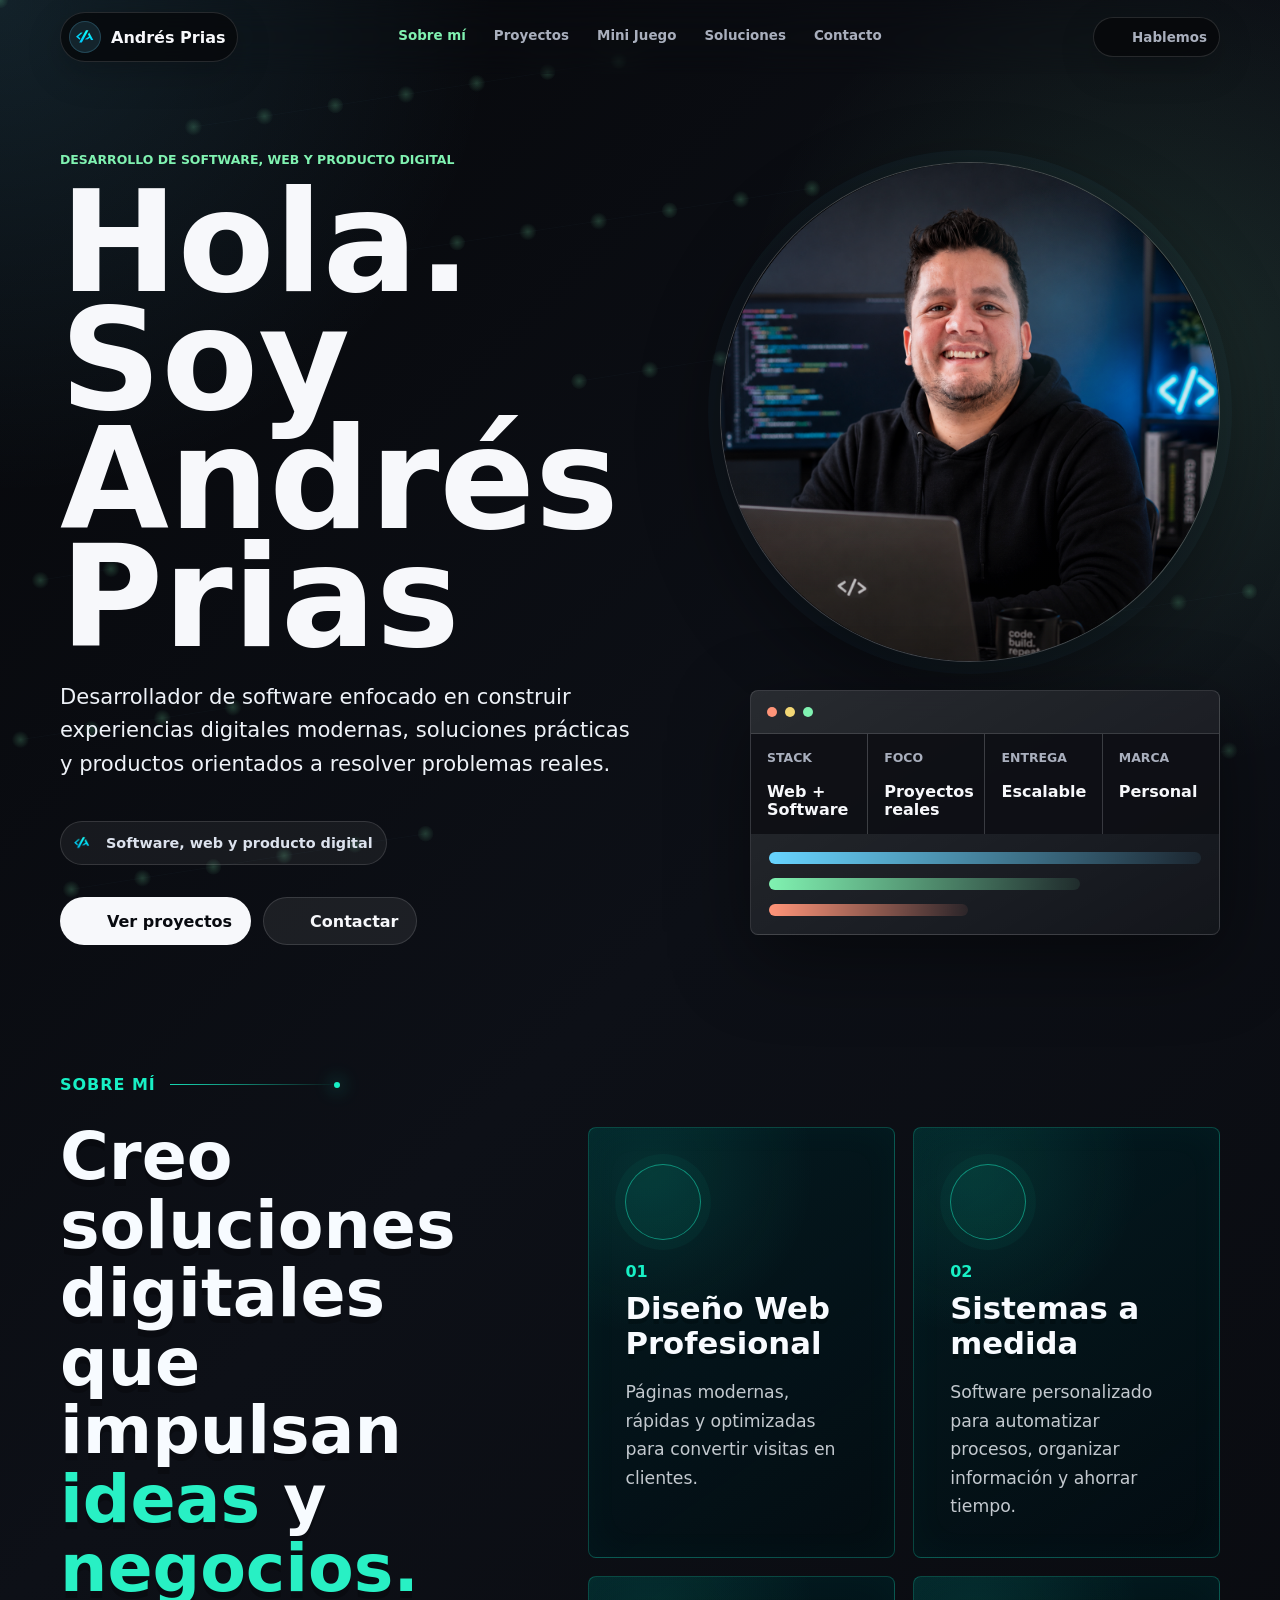
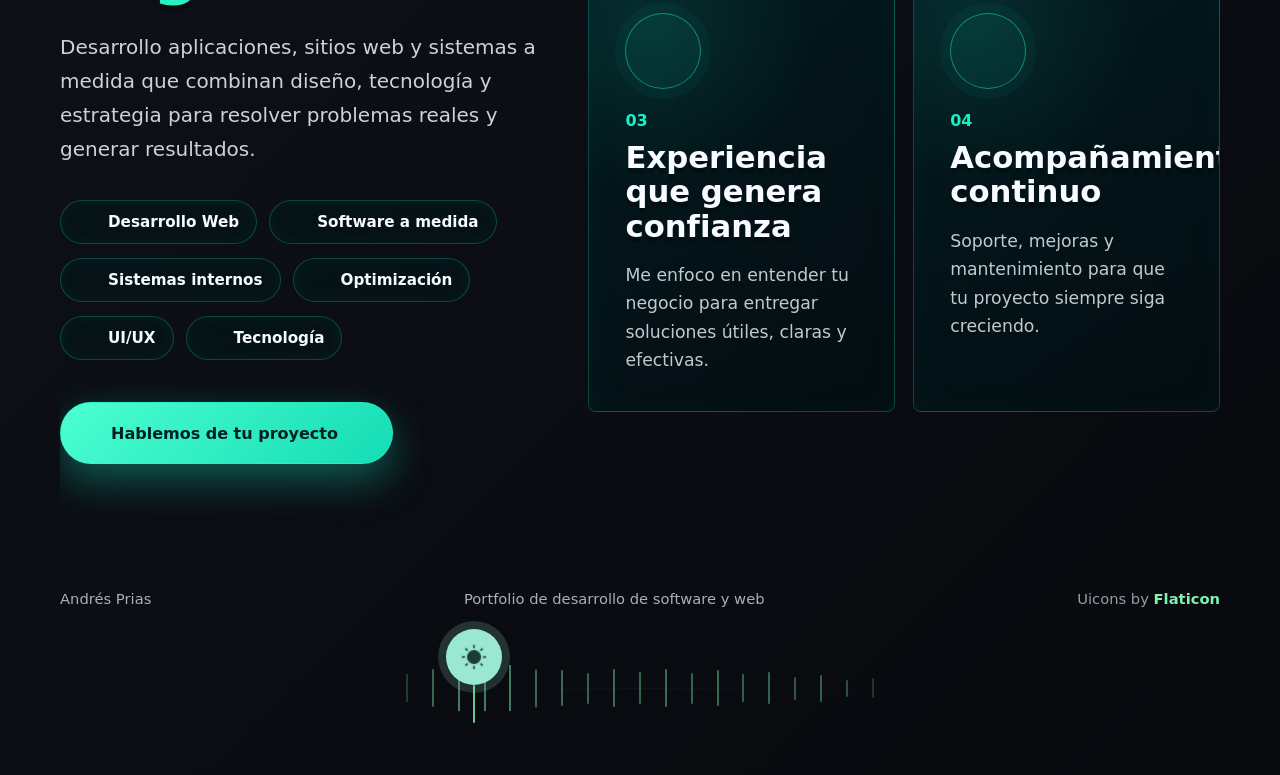
<file: index.html>
<!DOCTYPE html>
<html lang="es">
<head>
  <meta charset="UTF-8">
  <meta name="viewport" content="width=device-width, initial-scale=1.0">
  <title>Andrés Prias | Desarrollador de Software Web y Soluciones Digitales</title>
  <meta name="description" content="Portfolio profesional de Andrés Prias, desarrollador de software enfocado en sitios web modernos, sistemas a medida, productos digitales y soluciones prácticas para negocios.">
  <meta name="author" content="Andrés Prias">
  <meta name="robots" content="index, follow, max-image-preview:large">
  <meta name="theme-color" content="#071018">
  <link rel="canonical" href="https://andev.com.co/">
  <link rel="stylesheet" href="https://cdn-uicons.flaticon.com/4.0.0/uicons-regular-rounded/css/uicons-regular-rounded.css">
  <link rel="alternate" hreflang="es-CO" href="https://andev.com.co/">
  <link rel="alternate" hreflang="x-default" href="https://andev.com.co/">
  <meta property="og:type" content="website">
  <meta property="og:locale" content="es_CO">
  <meta property="og:site_name" content="Andrés Prias">
  <meta property="og:title" content="Andrés Prias | Desarrollador de Software Web y Soluciones Digitales">
  <meta property="og:description" content="Portfolio profesional de Andrés Prias, desarrollador de software enfocado en sitios web modernos, sistemas a medida, productos digitales y soluciones prácticas para negocios.">
  <meta property="og:url" content="https://andev.com.co/">
  <meta property="og:image" content="https://andev.com.co/assets/andres-prias-profile.png">
  <meta property="og:image:alt" content="Andrés Prias, desarrollador de software y soluciones digitales">
  <meta name="twitter:card" content="summary_large_image">
  <meta name="twitter:title" content="Andrés Prias | Desarrollador de Software Web y Soluciones Digitales">
  <meta name="twitter:description" content="Portfolio profesional de Andrés Prias, desarrollador de software enfocado en sitios web modernos, sistemas a medida, productos digitales y soluciones prácticas para negocios.">
  <meta name="twitter:image" content="https://andev.com.co/assets/andres-prias-profile.png">
  <link rel="icon" type="image/png" sizes="32x32" href="/assets/favicon-32.png">
  <link rel="icon" type="image/png" sizes="16x16" href="/assets/favicon-16.png">
  <link rel="icon" type="image/png" sizes="512x512" href="/assets/Fav_icon.png">
  <link rel="apple-touch-icon" sizes="180x180" href="/assets/apple-touch-icon.png">
  <link rel="manifest" href="/site.webmanifest">
  <link rel="preload" href="/assets/brand-logo.png" as="image">
  <link rel="stylesheet" href="/styles.css?v=20260713-flaticon-icons">
  <script type="application/ld+json">{"@context":"https://schema.org","@graph":[{"url":"https://andev.com.co/","knowsAbout":["Desarrollo web","Software a medida","JavaFX","JavaScript","Productos digitales","Automatización"],"@type":"Person","telephone":"+573197265704","jobTitle":"Desarrollador de software","image":"https://andev.com.co/assets/andres-prias-profile.png","name":"Andrés Prias","@id":"https://andev.com.co/#person","email":"mailto:anpriasca@gmail.com"},{"name":"Andrés Prias Portfolio","@id":"https://andev.com.co/#website","publisher":{"@id":"https://andev.com.co/#person"},"@type":"WebSite","url":"https://andev.com.co/","inLanguage":"es-CO"},{"@id":"https://andev.com.co/#webpage","@type":"ProfilePage","url":"https://andev.com.co/","name":"Andrés Prias | Desarrollador de Software Web y Soluciones Digitales","description":"Portfolio profesional de Andrés Prias, desarrollador de software enfocado en sitios web modernos, sistemas a medida, productos digitales y soluciones prácticas para negocios.","inLanguage":"es-CO","about":{"@id":"https://andev.com.co/#person"},"isPartOf":{"@id":"https://andev.com.co/#website"}}]}</script>
</head>
<body>
  <canvas id="ambientCanvas" aria-hidden="true"></canvas>

  <header class="site-header">
    <a class="brand" href="/" aria-label="Ir a Sobre mí">
      <span class="brand-mark">
        <img src="/assets/brand-logo.png" alt="" aria-hidden="true">
      </span>
      <span>Andrés Prias</span>
    </a>

    <button class="menu-toggle" type="button" aria-label="Abrir menú" aria-expanded="false" aria-controls="mainNav">
      <span>Menú</span>
      <span class="menu-icon" aria-hidden="true"></span>
    </button>

    <a class="header-action" href="mailto:anpriasca@gmail.com" aria-label="Enviar correo a Andrés Prias">
      <span class="action-icon" aria-hidden="true">
        <i class="fi fi-rr-comment"></i>
      </span>
      <span>Hablemos</span>
    </a>
  </header>
  <nav class="nav" id="mainNav" aria-label="Navegación principal">
    <a href="/">Sobre mí</a>
    <a href="/proyectos/">Proyectos</a>
    <a href="/mini-juego/">Mini Juego</a>
    <a href="/servicios/">Soluciones</a>
    <a href="/contacto/">Contacto</a>
  </nav>
    <main>
    <!-- Inicio / Hero: nombre, descripción principal, foto y métricas. -->
<section class="hero" id="inicio">
      <div class="hero-copy" data-reveal>
        <p class="eyebrow">Desarrollo de software, web y producto digital</p>
        <h1>Hola. Soy Andrés Prias</h1>
        <p class="hero-lead">
          Desarrollador de software enfocado en construir experiencias digitales modernas, soluciones prácticas y productos orientados a resolver problemas reales.
        </p>
        <div class="personal-mark" aria-label="Marca personal de desarrollo">
          <img src="/assets/brand-logo.png" alt="" aria-hidden="true">
          <span>Software, web y producto digital</span>
        </div>
        <div class="hero-actions">
          <a class="btn primary" href="/proyectos/">
            <span class="btn-icon" aria-hidden="true">
              <i class="fi fi-rr-folder-open"></i>
            </span>
            <span>Ver proyectos</span>
          </a>
          <a class="btn ghost" href="/contacto/">
            <span class="btn-icon" aria-hidden="true">
              <i class="fi fi-rr-envelope"></i>
            </span>
            <span>Contactar</span>
          </a>
        </div>
      </div>

      <div class="hero-visual" data-reveal>
        <figure class="profile-frame">
          <img src="/assets/andres-prias-profile.png" alt="Retrato profesional de Andrés Prias en un entorno de desarrollo">
        </figure>
        <div class="product-window">
          <div class="window-top">
            <span></span>
            <span></span>
            <span></span>
          </div>
          <div class="metric-grid">
            <article>
              <span class="metric-label">Stack</span>
              <strong>Web + Software</strong>
            </article>
            <article>
              <span class="metric-label">Foco</span>
              <strong>Proyectos reales</strong>
            </article>
            <article>
              <span class="metric-label">Entrega</span>
              <strong>Escalable</strong>
            </article>
            <article>
              <span class="metric-label">Marca</span>
              <strong>Personal</strong>
            </article>
          </div>
          <div class="signal-panel">
            <div class="signal-line"></div>
            <div class="signal-line short"></div>
            <div class="signal-line accent"></div>
          </div>
        </div>
      </div>
    </section>

    <!-- Sobre mí: tabs interactivos y resumen profesional activo. -->
    <section class="intro-band about-section about-solutions" aria-label="Resumen profesional" data-reveal>
      <div class="about-copy about-solutions-copy">
        <div class="about-line-kicker">
          <span>SOBRE MÍ</span>
          <i aria-hidden="true"></i>
        </div>
        <h2>Creo soluciones digitales que impulsan <span>ideas</span> y <span>negocios.</span></h2>
        <p>
          Desarrollo aplicaciones, sitios web y sistemas a medida que combinan diseño, tecnología y estrategia para resolver problemas reales y generar resultados.
        </p>

        <div class="about-service-chips" aria-label="Especialidades principales">
          <span>
            <i class="fi fi-rr-code-simple" aria-hidden="true"></i>
            Desarrollo Web
          </span>
          <span>
            <i class="fi fi-rr-cube" aria-hidden="true"></i>
            Software a medida
          </span>
          <span>
            <i class="fi fi-rr-database" aria-hidden="true"></i>
            Sistemas internos
          </span>
          <span>
            <i class="fi fi-rr-settings-sliders" aria-hidden="true"></i>
            Optimización
          </span>
          <span>
            <i class="fi fi-rr-browser" aria-hidden="true"></i>
            UI/UX
          </span>
          <span>
            <i class="fi fi-rr-bolt" aria-hidden="true"></i>
            Tecnología
          </span>
        </div>

        <a class="btn about-cta" href="/contacto/">
          <span class="btn-icon" aria-hidden="true">
            <i class="fi fi-rr-paper-plane"></i>
          </span>
          <span>Hablemos de tu proyecto</span>
          <i class="about-cta-arrow fi fi-rr-arrow-right" aria-hidden="true"></i>
        </a>
      </div>

      <div class="about-solution-grid" aria-label="Servicios y enfoque de Andrés Prias">
        <article class="about-solution-card">
          <div class="about-solution-icon">
            <i class="fi fi-rr-browser" aria-hidden="true"></i>
          </div>
          <span>01</span>
          <h3>Diseño Web Profesional</h3>
          <p>Páginas modernas, rápidas y optimizadas para convertir visitas en clientes.</p>
        </article>

        <article class="about-solution-card">
          <div class="about-solution-icon">
            <i class="fi fi-rr-code-simple" aria-hidden="true"></i>
          </div>
          <span>02</span>
          <h3>Sistemas a medida</h3>
          <p>Software personalizado para automatizar procesos, organizar información y ahorrar tiempo.</p>
        </article>

        <article class="about-solution-card">
          <div class="about-solution-icon">
            <i class="fi fi-rr-shield-check" aria-hidden="true"></i>
          </div>
          <span>03</span>
          <h3>Experiencia que genera confianza</h3>
          <p>Me enfoco en entender tu negocio para entregar soluciones útiles, claras y efectivas.</p>
        </article>

        <article class="about-solution-card">
          <div class="about-solution-icon">
            <i class="fi fi-rr-headset" aria-hidden="true"></i>
          </div>
          <span>04</span>
          <h3>Acompañamiento continuo</h3>
          <p>Soporte, mejoras y mantenimiento para que tu proyecto siempre siga creciendo.</p>
        </article>
      </div>
    </section>
  </main>

  <footer class="site-footer">
    <div class="footer-copy">
      <span>Andrés Prias</span>
      <span>Portfolio de desarrollo de software y web</span>
      <span class="icon-credit">Uicons by <a href="https://www.flaticon.es/" target="_blank" rel="noreferrer">Flaticon</a></span>
    </div>
    <div class="theme-rail" aria-hidden="false">
      <div class="theme-track" aria-hidden="true">
        <span></span>
        <span></span>
        <span></span>
        <span></span>
        <span></span>
        <span></span>
        <span></span>
        <span></span>
        <span></span>
        <span></span>
        <span></span>
        <span></span>
        <span></span>
        <span></span>
        <span></span>
        <span></span>
        <span></span>
        <span></span>
        <span></span>
        <span></span>
        <span></span>
      </div>
      <button class="theme-toggle" type="button" aria-label="Cambiar a tema claro" aria-pressed="false">
        <span class="theme-symbol" aria-hidden="true">
          <img class="theme-icon theme-icon-light" src="/assets/iconThemeClaro.png" alt="">
          <img class="theme-icon theme-icon-dark" src="/assets/iconThemeOscuro.png" alt="">
        </span>
      </button>
    </div>
  </footer>

  <script src="/script.js?v=20260713-flaticon-icons"></script>
</body>
</html>
</file>
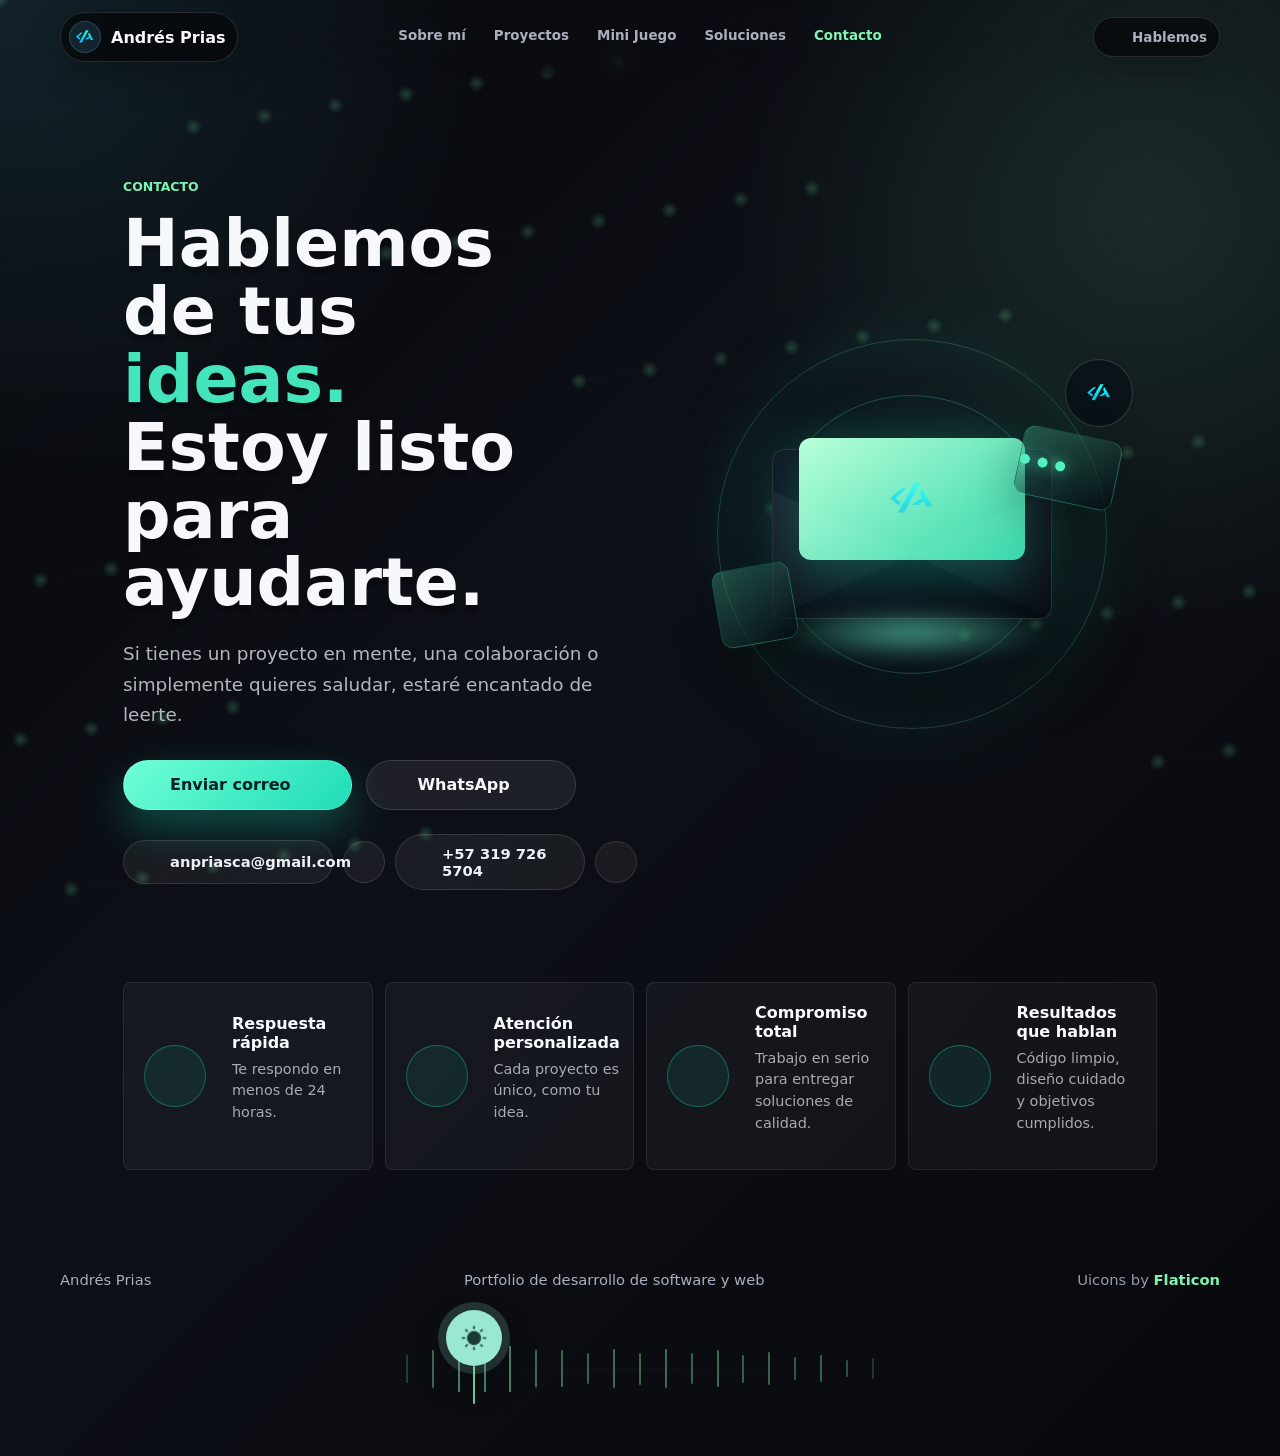
<file: contacto/index.html>
<!DOCTYPE html>
<html lang="es">
<head>
  <meta charset="UTF-8">
  <meta name="viewport" content="width=device-width, initial-scale=1.0">
  <title>Contacto | Andrés Prias</title>
  <meta name="description" content="Contacta a Andrés Prias para desarrollar sitios web, sistemas a medida, automatizaciones y productos digitales. Disponible por correo y WhatsApp.">
  <meta name="author" content="Andrés Prias">
  <meta name="robots" content="index, follow, max-image-preview:large">
  <meta name="theme-color" content="#071018">
  <link rel="canonical" href="https://andev.com.co/contacto/">
  <link rel="stylesheet" href="https://cdn-uicons.flaticon.com/4.0.0/uicons-regular-rounded/css/uicons-regular-rounded.css">
  <link rel="alternate" hreflang="es-CO" href="https://andev.com.co/contacto/">
  <link rel="alternate" hreflang="x-default" href="https://andev.com.co/contacto/">
  <meta property="og:type" content="website">
  <meta property="og:locale" content="es_CO">
  <meta property="og:site_name" content="Andrés Prias">
  <meta property="og:title" content="Contacto | Andrés Prias">
  <meta property="og:description" content="Contacta a Andrés Prias para desarrollar sitios web, sistemas a medida, automatizaciones y productos digitales. Disponible por correo y WhatsApp.">
  <meta property="og:url" content="https://andev.com.co/contacto/">
  <meta property="og:image" content="https://andev.com.co/assets/andres-prias-profile.png">
  <meta property="og:image:alt" content="Andrés Prias, desarrollador de software y soluciones digitales">
  <meta name="twitter:card" content="summary_large_image">
  <meta name="twitter:title" content="Contacto | Andrés Prias">
  <meta name="twitter:description" content="Contacta a Andrés Prias para desarrollar sitios web, sistemas a medida, automatizaciones y productos digitales. Disponible por correo y WhatsApp.">
  <meta name="twitter:image" content="https://andev.com.co/assets/andres-prias-profile.png">
  <link rel="icon" type="image/png" sizes="32x32" href="/assets/favicon-32.png">
  <link rel="icon" type="image/png" sizes="16x16" href="/assets/favicon-16.png">
  <link rel="icon" type="image/png" sizes="512x512" href="/assets/Fav_icon.png">
  <link rel="apple-touch-icon" sizes="180x180" href="/assets/apple-touch-icon.png">
  <link rel="manifest" href="/site.webmanifest">
  <link rel="preload" href="/assets/brand-logo.png" as="image">
  <link rel="stylesheet" href="/styles.css?v=20260713-flaticon-icons">
  <script type="application/ld+json">{"@context":"https://schema.org","@graph":[{"url":"https://andev.com.co/","knowsAbout":["Desarrollo web","Software a medida","JavaFX","JavaScript","Productos digitales","Automatización"],"@type":"Person","telephone":"+573197265704","jobTitle":"Desarrollador de software","image":"https://andev.com.co/assets/andres-prias-profile.png","name":"Andrés Prias","@id":"https://andev.com.co/#person","email":"mailto:anpriasca@gmail.com"},{"name":"Andrés Prias Portfolio","@id":"https://andev.com.co/#website","publisher":{"@id":"https://andev.com.co/#person"},"@type":"WebSite","url":"https://andev.com.co/","inLanguage":"es-CO"},{"@id":"https://andev.com.co/contacto/#webpage","@type":"ContactPage","url":"https://andev.com.co/contacto/","name":"Contacto | Andrés Prias","description":"Contacta a Andrés Prias para desarrollar sitios web, sistemas a medida, automatizaciones y productos digitales. Disponible por correo y WhatsApp.","inLanguage":"es-CO","about":{"@id":"https://andev.com.co/#person"},"isPartOf":{"@id":"https://andev.com.co/#website"}}]}</script>
</head>
<body>
  <canvas id="ambientCanvas" aria-hidden="true"></canvas>

  <header class="site-header">
    <a class="brand" href="/" aria-label="Ir a Sobre mí">
      <span class="brand-mark">
        <img src="/assets/brand-logo.png" alt="" aria-hidden="true">
      </span>
      <span>Andrés Prias</span>
    </a>

    <button class="menu-toggle" type="button" aria-label="Abrir menú" aria-expanded="false" aria-controls="mainNav">
      <span>Menú</span>
      <span class="menu-icon" aria-hidden="true"></span>
    </button>

    <a class="header-action" href="mailto:anpriasca@gmail.com" aria-label="Enviar correo a Andrés Prias">
      <span class="action-icon" aria-hidden="true">
        <i class="fi fi-rr-comment"></i>
      </span>
      <span>Hablemos</span>
    </a>
  </header>
  <nav class="nav" id="mainNav" aria-label="Navegación principal">
    <a href="/">Sobre mí</a>
    <a href="/proyectos/">Proyectos</a>
    <a href="/mini-juego/">Mini Juego</a>
    <a href="/servicios/">Soluciones</a>
    <a href="/contacto/">Contacto</a>
  </nav>
  <main>
    <!-- Contacto: invitación directa, canales y señales de confianza. -->
    <section class="contact-section contact-redesign" id="contacto" data-reveal>
      <div class="contact-hero-copy">
        <p class="eyebrow">Contacto</p>
        <h2>Hablemos de tus <span>ideas.</span><br>Estoy listo para ayudarte.</h2>
        <p>Si tienes un proyecto en mente, una colaboración o simplemente quieres saludar, estaré encantado de leerte.</p>

        <div class="contact-actions contact-primary-actions">
          <a class="btn primary" href="mailto:anpriasca@gmail.com">
            <span class="btn-icon" aria-hidden="true">
              <i class="fi fi-rr-envelope"></i>
            </span>
            <span>Enviar correo</span>
            <i class="contact-arrow fi fi-rr-arrow-right" aria-hidden="true"></i>
          </a>
          <a class="btn ghost" href="https://wa.me/573197265704" target="_blank" rel="noreferrer">
            <span class="btn-icon" aria-hidden="true">
              <i class="fi fi-rr-comment"></i>
            </span>
            <span>WhatsApp</span>
            <i class="contact-arrow fi fi-rr-arrow-right" aria-hidden="true"></i>
          </a>
        </div>

        <div class="contact-details contact-copy-list" aria-label="Datos de contacto">
          <a href="mailto:anpriasca@gmail.com">
            <span class="contact-detail-icon" aria-hidden="true"><i class="fi fi-rr-envelope"></i></span>
            <span>anpriasca@gmail.com</span>
          </a>
          <button type="button" class="contact-copy" data-copy="anpriasca@gmail.com" aria-label="Copiar correo">
            <i class="fi fi-rr-copy" aria-hidden="true"></i>
          </button>
          <a href="https://wa.me/573197265704" target="_blank" rel="noreferrer">
            <span class="contact-detail-icon" aria-hidden="true"><i class="fi fi-rr-phone-call"></i></span>
            <span>+57 319 726 5704</span>
          </a>
          <button type="button" class="contact-copy" data-copy="+573197265704" aria-label="Copiar WhatsApp">
            <i class="fi fi-rr-copy" aria-hidden="true"></i>
          </button>
        </div>
      </div>

      <div class="contact-visual" aria-hidden="true">
        <div class="contact-orbit"></div>
        <div class="contact-logo-orb"><img src="/assets/brand-logo.png" alt=""></div>
        <div class="contact-envelope">
          <div class="contact-letter"><img src="/assets/brand-logo.png" alt=""></div>
          <span class="envelope-fold fold-left"></span>
          <span class="envelope-fold fold-right"></span>
        </div>
        <div class="contact-bubble bubble-heart"><i class="fi fi-rr-heart"></i></div>
        <div class="contact-bubble bubble-chat"><span></span><span></span><span></span></div>
      </div>

      <div class="contact-trust-grid" aria-label="Razones para contactar a Andrés Prias">
        <article>
          <span class="trust-icon" aria-hidden="true"><i class="fi fi-rr-bolt"></i></span>
          <div><h3>Respuesta rápida</h3><p>Te respondo en menos de 24 horas.</p></div>
        </article>
        <article>
          <span class="trust-icon" aria-hidden="true"><i class="fi fi-rr-user"></i></span>
          <div><h3>Atención personalizada</h3><p>Cada proyecto es único, como tu idea.</p></div>
        </article>
        <article>
          <span class="trust-icon" aria-hidden="true"><i class="fi fi-rr-shield-check"></i></span>
          <div><h3>Compromiso total</h3><p>Trabajo en serio para entregar soluciones de calidad.</p></div>
        </article>
        <article>
          <span class="trust-icon" aria-hidden="true"><i class="fi fi-rr-star"></i></span>
          <div><h3>Resultados que hablan</h3><p>Código limpio, diseño cuidado y objetivos cumplidos.</p></div>
        </article>
      </div>
    </section>
  </main>

  <!-- Footer: firma del sitio y control de tema claro/oscuro. -->
  <footer class="site-footer">
    <div class="footer-copy">
      <span>Andrés Prias</span>
      <span>Portfolio de desarrollo de software y web</span>
      <span class="icon-credit">Uicons by <a href="https://www.flaticon.es/" target="_blank" rel="noreferrer">Flaticon</a></span>
    </div>
    <div class="theme-rail" aria-hidden="false">
      <div class="theme-track" aria-hidden="true">
        <span></span>
        <span></span>
        <span></span>
        <span></span>
        <span></span>
        <span></span>
        <span></span>
        <span></span>
        <span></span>
        <span></span>
        <span></span>
        <span></span>
        <span></span>
        <span></span>
        <span></span>
        <span></span>
        <span></span>
        <span></span>
        <span></span>
        <span></span>
        <span></span>
      </div>
      <button class="theme-toggle" type="button" aria-label="Cambiar a tema claro" aria-pressed="false">
        <span class="theme-symbol" aria-hidden="true">
          <img class="theme-icon theme-icon-light" src="/assets/iconThemeClaro.png" alt="">
          <img class="theme-icon theme-icon-dark" src="/assets/iconThemeOscuro.png" alt="">
        </span>
      </button>
    </div>
  </footer>
  <script src="/script.js?v=20260713-flaticon-icons"></script>
</body>
</html>
</file>
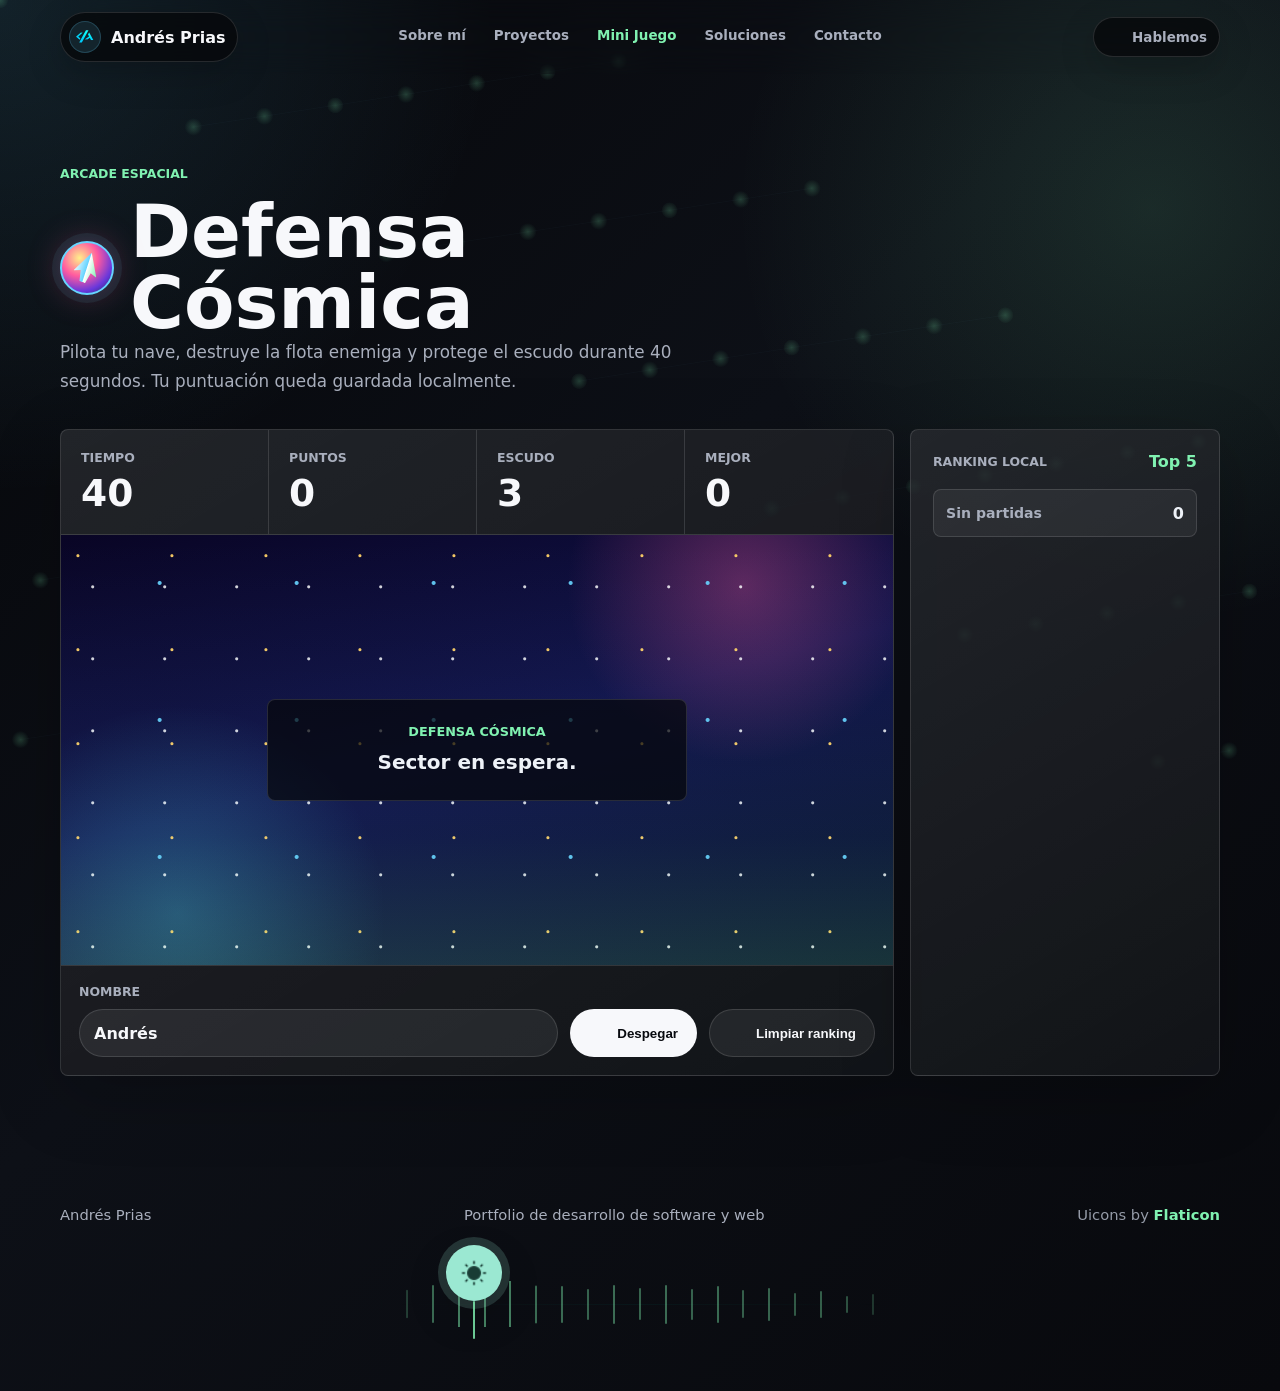
<file: mini-juego/index.html>
<!DOCTYPE html>
<html lang="es">
<head>
  <meta charset="UTF-8">
  <meta name="viewport" content="width=device-width, initial-scale=1.0">
  <title>Mini Juego Interactivo | Andrés Prias</title>
  <meta name="description" content="Defensa Cósmica, mini juego web interactivo creado por Andrés Prias con JavaScript, ranking local, estado de juego y experiencia visual arcade.">
  <meta name="author" content="Andrés Prias">
  <meta name="robots" content="index, follow, max-image-preview:large">
  <meta name="theme-color" content="#071018">
  <link rel="canonical" href="https://andev.com.co/mini-juego/">
  <link rel="stylesheet" href="https://cdn-uicons.flaticon.com/4.0.0/uicons-regular-rounded/css/uicons-regular-rounded.css">
  <link rel="alternate" hreflang="es-CO" href="https://andev.com.co/mini-juego/">
  <link rel="alternate" hreflang="x-default" href="https://andev.com.co/mini-juego/">
  <meta property="og:type" content="website">
  <meta property="og:locale" content="es_CO">
  <meta property="og:site_name" content="Andrés Prias">
  <meta property="og:title" content="Mini Juego Interactivo | Andrés Prias">
  <meta property="og:description" content="Defensa Cósmica, mini juego web interactivo creado por Andrés Prias con JavaScript, ranking local, estado de juego y experiencia visual arcade.">
  <meta property="og:url" content="https://andev.com.co/mini-juego/">
  <meta property="og:image" content="https://andev.com.co/assets/andres-prias-profile.png">
  <meta property="og:image:alt" content="Andrés Prias, desarrollador de software y soluciones digitales">
  <meta name="twitter:card" content="summary_large_image">
  <meta name="twitter:title" content="Mini Juego Interactivo | Andrés Prias">
  <meta name="twitter:description" content="Defensa Cósmica, mini juego web interactivo creado por Andrés Prias con JavaScript, ranking local, estado de juego y experiencia visual arcade.">
  <meta name="twitter:image" content="https://andev.com.co/assets/andres-prias-profile.png">
  <link rel="icon" type="image/png" sizes="32x32" href="/assets/favicon-32.png">
  <link rel="icon" type="image/png" sizes="16x16" href="/assets/favicon-16.png">
  <link rel="icon" type="image/png" sizes="512x512" href="/assets/Fav_icon.png">
  <link rel="apple-touch-icon" sizes="180x180" href="/assets/apple-touch-icon.png">
  <link rel="manifest" href="/site.webmanifest">
  <link rel="preload" href="/assets/brand-logo.png" as="image">
  <link rel="stylesheet" href="/styles.css?v=20260713-flaticon-icons">
  <script type="application/ld+json">{"@context":"https://schema.org","@graph":[{"url":"https://andev.com.co/","knowsAbout":["Desarrollo web","Software a medida","JavaFX","JavaScript","Productos digitales","Automatización"],"@type":"Person","telephone":"+573197265704","jobTitle":"Desarrollador de software","image":"https://andev.com.co/assets/andres-prias-profile.png","name":"Andrés Prias","@id":"https://andev.com.co/#person","email":"mailto:anpriasca@gmail.com"},{"name":"Andrés Prias Portfolio","@id":"https://andev.com.co/#website","publisher":{"@id":"https://andev.com.co/#person"},"@type":"WebSite","url":"https://andev.com.co/","inLanguage":"es-CO"},{"@id":"https://andev.com.co/mini-juego/#webpage","@type":"WebPage","url":"https://andev.com.co/mini-juego/","name":"Mini Juego Interactivo | Andrés Prias","description":"Defensa Cósmica, mini juego web interactivo creado por Andrés Prias con JavaScript, ranking local, estado de juego y experiencia visual arcade.","inLanguage":"es-CO","about":{"@id":"https://andev.com.co/#person"},"isPartOf":{"@id":"https://andev.com.co/#website"}}]}</script>
</head>
<body>
  <canvas id="ambientCanvas" aria-hidden="true"></canvas>

  <header class="site-header">
    <a class="brand" href="/" aria-label="Ir a Sobre mí">
      <span class="brand-mark">
        <img src="/assets/brand-logo.png" alt="" aria-hidden="true">
      </span>
      <span>Andrés Prias</span>
    </a>

    <button class="menu-toggle" type="button" aria-label="Abrir menú" aria-expanded="false" aria-controls="mainNav">
      <span>Menú</span>
      <span class="menu-icon" aria-hidden="true"></span>
    </button>

    <a class="header-action" href="mailto:anpriasca@gmail.com" aria-label="Enviar correo a Andrés Prias">
      <span class="action-icon" aria-hidden="true">
        <i class="fi fi-rr-comment"></i>
      </span>
      <span>Hablemos</span>
    </a>
  </header>
  <nav class="nav" id="mainNav" aria-label="Navegación principal">
    <a href="/">Sobre mí</a>
    <a href="/proyectos/">Proyectos</a>
    <a href="/mini-juego/">Mini Juego</a>
    <a href="/servicios/">Soluciones</a>
    <a href="/contacto/">Contacto</a>
  </nav>
  <main>
<!-- Defensa Cósmica: arcade espacial; la lógica está en el archivo JavaScript. -->
    <section class="game-section" id="defensa-cosmica">
      <div class="section-heading" data-reveal>
        <p class="eyebrow">Arcade espacial</p>
        <h2 class="game-title"><span class="space-icon" aria-hidden="true"></span>Defensa Cósmica</h2>
        <p>Pilota tu nave, destruye la flota enemiga y protege el escudo durante 40 segundos. Tu puntuación queda guardada localmente.</p>
      </div>

      <div class="space-game" data-reveal>
        <div class="game-panel">
          <div class="game-stats" aria-label="Estado del juego">
            <article>
              <span>Tiempo</span>
              <strong id="gameTimer">40</strong>
            </article>
            <article>
              <span>Puntos</span>
              <strong id="gameScore">0</strong>
            </article>
            <article>
              <span>Escudo</span>
              <strong id="gameShield">3</strong>
            </article>
            <article>
              <span>Mejor</span>
              <strong id="gameBest">0</strong>
            </article>
          </div>

          <div class="game-arena" id="gameArena" aria-live="polite">
            <div class="arena-message" id="arenaMessage">
              <span>Defensa Cósmica</span>
              <strong>Sector en espera.</strong>
            </div>
          </div>

          <div class="game-controls">
            <label class="player-field" for="playerName">
              <span>Nombre</span>
              <input id="playerName" type="text" maxlength="18" value="Andrés" autocomplete="name">
            </label>
            <button class="btn primary" type="button" id="startGame">
              <span class="btn-icon" aria-hidden="true">
                <i class="fi fi-rr-rocket-lunch"></i>
              </span>
              <span>Despegar</span>
            </button>
            <button class="btn ghost" type="button" id="clearRanking">
              <span class="btn-icon" aria-hidden="true">
                <i class="fi fi-rr-trash"></i>
              </span>
              <span>Limpiar ranking</span>
            </button>
          </div>
        </div>

        <aside class="ranking-panel" aria-label="Ranking local">
          <div class="ranking-heading">
            <span>Ranking local</span>
            <strong>Top 5</strong>
          </div>
          <ol id="rankingList" class="ranking-list"></ol>
        </aside>
      </div>
    </section>

    
</main>

  <!-- Footer: firma del sitio y control de tema claro/oscuro. -->
  <footer class="site-footer">
    <div class="footer-copy">
      <span>Andrés Prias</span>
      <span>Portfolio de desarrollo de software y web</span>
      <span class="icon-credit">Uicons by <a href="https://www.flaticon.es/" target="_blank" rel="noreferrer">Flaticon</a></span>
    </div>
    <div class="theme-rail" aria-hidden="false">
      <div class="theme-track" aria-hidden="true">
        <span></span>
        <span></span>
        <span></span>
        <span></span>
        <span></span>
        <span></span>
        <span></span>
        <span></span>
        <span></span>
        <span></span>
        <span></span>
        <span></span>
        <span></span>
        <span></span>
        <span></span>
        <span></span>
        <span></span>
        <span></span>
        <span></span>
        <span></span>
        <span></span>
      </div>
      <button class="theme-toggle" type="button" aria-label="Cambiar a tema claro" aria-pressed="false">
        <span class="theme-symbol" aria-hidden="true">
          <img class="theme-icon theme-icon-light" src="/assets/iconThemeClaro.png" alt="">
          <img class="theme-icon theme-icon-dark" src="/assets/iconThemeOscuro.png" alt="">
        </span>
      </button>
    </div>
  </footer>

  <script src="/script.js?v=20260713-flaticon-icons"></script>
</body>
</html>
</file>
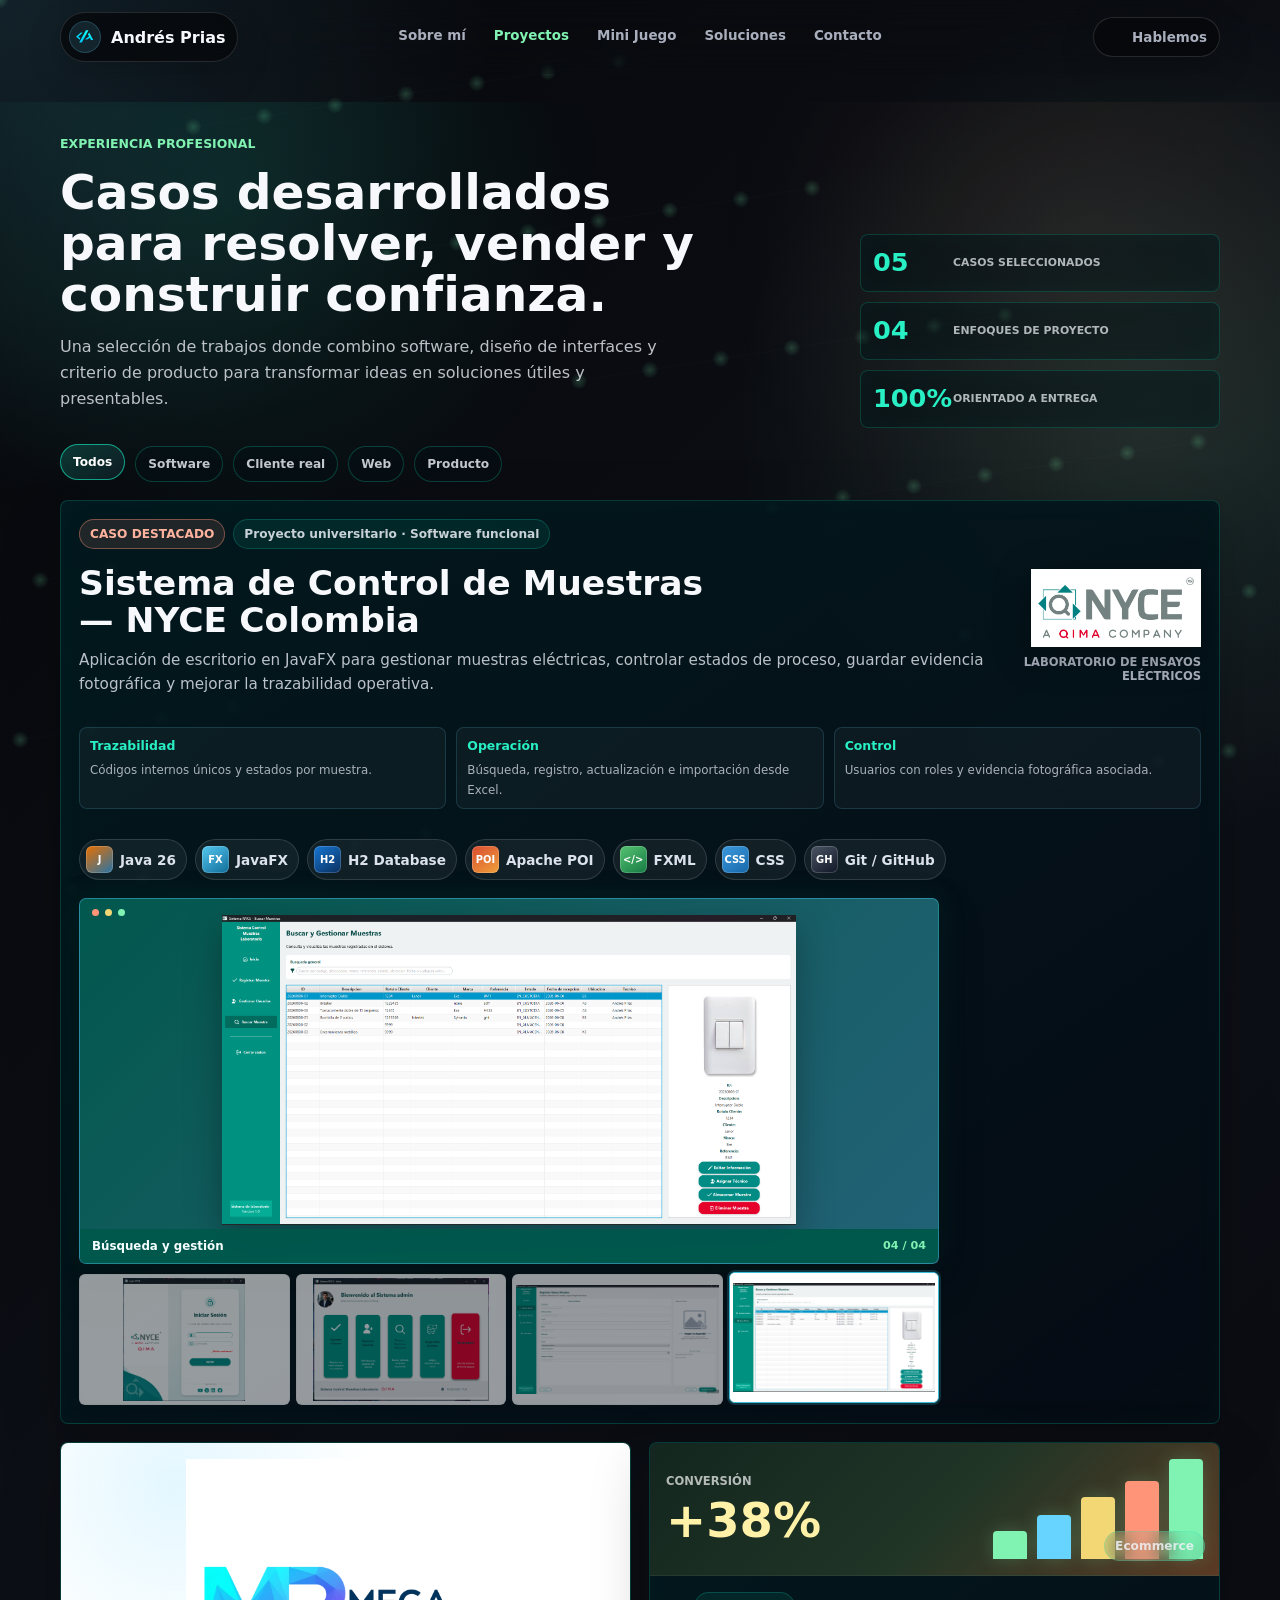
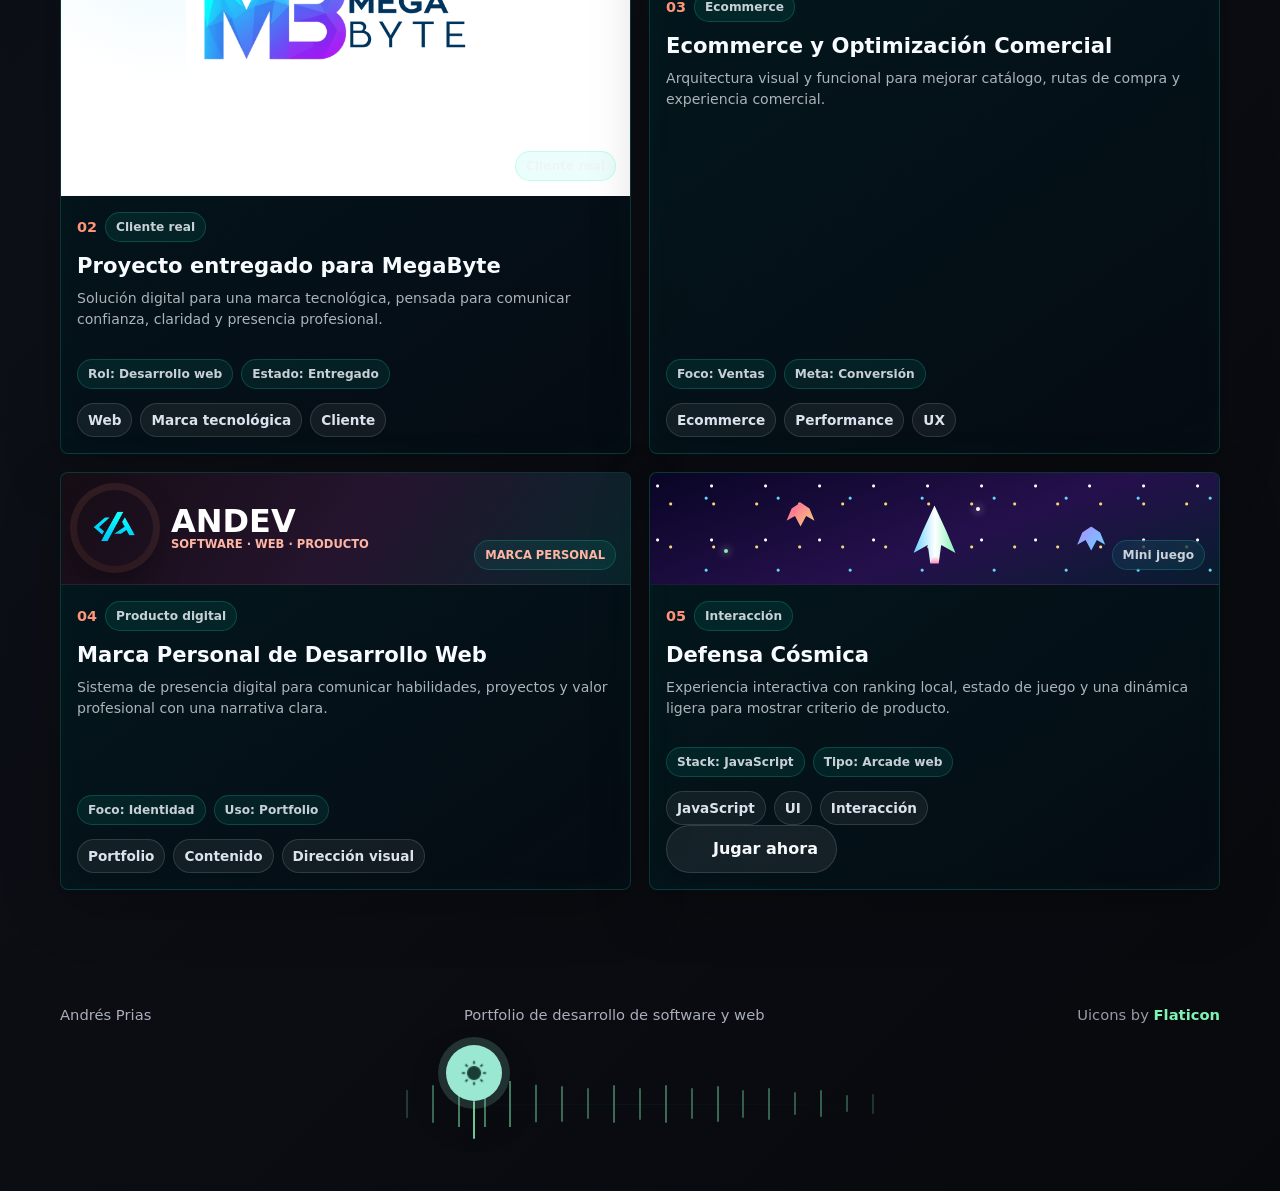
<file: proyectos/index.html>
<!DOCTYPE html>
<html lang="es">
<head>
  <meta charset="UTF-8">
  <meta name="viewport" content="width=device-width, initial-scale=1.0">
  <title>Proyectos de Software y Web | Andrés Prias</title>
  <meta name="description" content="Casos destacados de Andrés Prias: sistema de control de muestras para NYCE, proyecto entregado para MegaByte, ecommerce, marca personal y mini juego interactivo.">
  <meta name="author" content="Andrés Prias">
  <meta name="robots" content="index, follow, max-image-preview:large">
  <meta name="theme-color" content="#071018">
  <link rel="canonical" href="https://andev.com.co/proyectos/">
  <link rel="stylesheet" href="https://cdn-uicons.flaticon.com/4.0.0/uicons-regular-rounded/css/uicons-regular-rounded.css">
  <link rel="alternate" hreflang="es-CO" href="https://andev.com.co/proyectos/">
  <link rel="alternate" hreflang="x-default" href="https://andev.com.co/proyectos/">
  <meta property="og:type" content="website">
  <meta property="og:locale" content="es_CO">
  <meta property="og:site_name" content="Andrés Prias">
  <meta property="og:title" content="Proyectos de Software y Web | Andrés Prias">
  <meta property="og:description" content="Casos destacados de Andrés Prias: sistema de control de muestras para NYCE, proyecto entregado para MegaByte, ecommerce, marca personal y mini juego interactivo.">
  <meta property="og:url" content="https://andev.com.co/proyectos/">
  <meta property="og:image" content="https://andev.com.co/assets/andres-prias-profile.png">
  <meta property="og:image:alt" content="Andrés Prias, desarrollador de software y soluciones digitales">
  <meta name="twitter:card" content="summary_large_image">
  <meta name="twitter:title" content="Proyectos de Software y Web | Andrés Prias">
  <meta name="twitter:description" content="Casos destacados de Andrés Prias: sistema de control de muestras para NYCE, proyecto entregado para MegaByte, ecommerce, marca personal y mini juego interactivo.">
  <meta name="twitter:image" content="https://andev.com.co/assets/andres-prias-profile.png">
  <link rel="icon" type="image/png" sizes="32x32" href="/assets/favicon-32.png">
  <link rel="icon" type="image/png" sizes="16x16" href="/assets/favicon-16.png">
  <link rel="icon" type="image/png" sizes="512x512" href="/assets/Fav_icon.png">
  <link rel="apple-touch-icon" sizes="180x180" href="/assets/apple-touch-icon.png">
  <link rel="manifest" href="/site.webmanifest">
  <link rel="preload" href="/assets/brand-logo.png" as="image">
  <link rel="stylesheet" href="/styles.css?v=20260713-flaticon-icons">
  <script type="application/ld+json">{"@context":"https://schema.org","@graph":[{"url":"https://andev.com.co/","knowsAbout":["Desarrollo web","Software a medida","JavaFX","JavaScript","Productos digitales","Automatización"],"@type":"Person","telephone":"+573197265704","jobTitle":"Desarrollador de software","image":"https://andev.com.co/assets/andres-prias-profile.png","name":"Andrés Prias","@id":"https://andev.com.co/#person","email":"mailto:anpriasca@gmail.com"},{"name":"Andrés Prias Portfolio","@id":"https://andev.com.co/#website","publisher":{"@id":"https://andev.com.co/#person"},"@type":"WebSite","url":"https://andev.com.co/","inLanguage":"es-CO"},{"@id":"https://andev.com.co/proyectos/#webpage","@type":"CollectionPage","url":"https://andev.com.co/proyectos/","name":"Proyectos de Software y Web | Andrés Prias","description":"Casos destacados de Andrés Prias: sistema de control de muestras para NYCE, proyecto entregado para MegaByte, ecommerce, marca personal y mini juego interactivo.","inLanguage":"es-CO","about":{"@id":"https://andev.com.co/#person"},"isPartOf":{"@id":"https://andev.com.co/#website"}}]}</script>
</head>
<body>
  <canvas id="ambientCanvas" aria-hidden="true"></canvas>

  <header class="site-header">
    <a class="brand" href="/" aria-label="Ir a Sobre mí">
      <span class="brand-mark">
        <img src="/assets/brand-logo.png" alt="" aria-hidden="true">
      </span>
      <span>Andrés Prias</span>
    </a>

    <button class="menu-toggle" type="button" aria-label="Abrir menú" aria-expanded="false" aria-controls="mainNav">
      <span>Menú</span>
      <span class="menu-icon" aria-hidden="true"></span>
    </button>

    <a class="header-action" href="mailto:anpriasca@gmail.com" aria-label="Enviar correo a Andrés Prias">
      <span class="action-icon" aria-hidden="true">
        <i class="fi fi-rr-comment"></i>
      </span>
      <span>Hablemos</span>
    </a>
  </header>
  <nav class="nav" id="mainNav" aria-label="Navegación principal">
    <a href="/">Sobre mí</a>
    <a href="/proyectos/">Proyectos</a>
    <a href="/mini-juego/">Mini Juego</a>
    <a href="/servicios/">Soluciones</a>
    <a href="/contacto/">Contacto</a>
  </nav>
  <main>
<!-- Proyectos: casos seleccionados, filtros y experiencia real. -->
    <section class="section projects-redesign" id="proyectos">
      <div class="projects-hero" data-reveal>
        <div class="projects-hero-copy">
          <p class="eyebrow">EXPERIENCIA PROFESIONAL</p>
          <h2>Casos desarrollados para resolver, vender y construir confianza.</h2>
          <p>Una selección de trabajos donde combino software, diseño de interfaces y criterio de producto para transformar ideas en soluciones útiles y presentables.</p>
        </div>
        <div class="projects-results" aria-label="Resumen de resultados">
          <article>
            <strong>05</strong>
            <span>Casos seleccionados</span>
          </article>
          <article>
            <strong>04</strong>
            <span>Enfoques de proyecto</span>
          </article>
          <article>
            <strong>100%</strong>
            <span>Orientado a entrega</span>
          </article>
        </div>
      </div>

      <div class="project-filter-bar" aria-label="Filtrar proyectos" data-project-filters data-reveal>
        <button class="is-active" type="button" data-project-filter="all" aria-pressed="true">Todos</button>
        <button type="button" data-project-filter="software" aria-pressed="false">Software</button>
        <button type="button" data-project-filter="cliente" aria-pressed="false">Cliente real</button>
        <button type="button" data-project-filter="web" aria-pressed="false">Web</button>
        <button type="button" data-project-filter="producto" aria-pressed="false">Producto</button>
      </div>

      <article class="project-featured-case" data-project-item data-project-type="software universitario" data-reveal>
        <div class="project-case-content">
          <div class="project-case-topline">
            <span class="case-category">Caso destacado</span>
            <span class="case-status">Proyecto universitario · Software funcional</span>
          </div>
          <div class="project-feature-head">
            <div>
              <h3>Sistema de Control de Muestras — NYCE Colombia</h3>
              <p>Aplicación de escritorio en JavaFX para gestionar muestras eléctricas, controlar estados de proceso, guardar evidencia fotográfica y mejorar la trazabilidad operativa.</p>
            </div>
            <div class="project-company" aria-label="Proyecto desarrollado para NYCE Colombia">
              <img src="/assets/nyce-colombia-logo.jpg" alt="Logo de NYCE Colombia">
              <span>Laboratorio de ensayos eléctricos</span>
            </div>
          </div>

          <div class="project-impact-grid" aria-label="Impacto del proyecto NYCE">
            <article>
              <strong>Trazabilidad</strong>
              <span>Códigos internos únicos y estados por muestra.</span>
            </article>
            <article>
              <strong>Operación</strong>
              <span>Búsqueda, registro, actualización e importación desde Excel.</span>
            </article>
            <article>
              <strong>Control</strong>
              <span>Usuarios con roles y evidencia fotográfica asociada.</span>
            </article>
          </div>

          <div class="project-tags tech-tags">
            <span><i class="tech-mark java" aria-hidden="true">J</i>Java 26</span>
            <span><i class="tech-mark javafx" aria-hidden="true">FX</i>JavaFX</span>
            <span><i class="tech-mark h2" aria-hidden="true">H2</i>H2 Database</span>
            <span><i class="tech-mark poi" aria-hidden="true">POI</i>Apache POI</span>
            <span><i class="tech-mark fxml" aria-hidden="true">&lt;/&gt;</i>FXML</span>
            <span><i class="tech-mark css" aria-hidden="true">CSS</i>CSS</span>
            <span><i class="tech-mark github" aria-hidden="true">GH</i>Git / GitHub</span>
          </div>

        <div class="project-showcase" data-project-showcase data-showcase-theme="search">
          <figure class="project-showcase-stage">
            <img class="project-showcase-main" src="/assets/nyce-search-samples.png" alt="Pantalla de búsqueda y gestión de muestras del sistema NYCE">
            <figcaption>
              <span data-showcase-label>Búsqueda y gestión</span>
              <strong data-showcase-count>04 / 04</strong>
            </figcaption>
          </figure>
          <div class="project-showcase-thumbs" role="tablist" aria-label="Capturas del sistema de control de muestras">
            <button type="button" role="tab" aria-selected="false" title="Inicio de sesión" data-showcase-theme="login" data-showcase-src="/assets/nyce-login.png" data-showcase-alt="Pantalla de inicio de sesión del sistema NYCE" data-showcase-label="Inicio de sesión" data-showcase-count="01 / 04">
              <img src="/assets/nyce-login.png" alt="">
            </button>
            <button type="button" role="tab" aria-selected="false" title="Panel principal" data-showcase-theme="dashboard" data-showcase-src="/assets/nyce-dashboard.png" data-showcase-alt="Panel principal para administración del sistema NYCE" data-showcase-label="Panel principal" data-showcase-count="02 / 04">
              <img src="/assets/nyce-dashboard.png" alt="">
            </button>
            <button type="button" role="tab" aria-selected="false" title="Registro de muestras" data-showcase-theme="register" data-showcase-src="/assets/nyce-register-sample.png" data-showcase-alt="Formulario para registrar una muestra en el sistema NYCE" data-showcase-label="Registro de muestras" data-showcase-count="03 / 04">
              <img src="/assets/nyce-register-sample.png" alt="">
            </button>
            <button class="is-active" type="button" role="tab" aria-selected="true" title="Búsqueda y gestión" data-showcase-theme="search" data-showcase-src="/assets/nyce-search-samples.png" data-showcase-alt="Pantalla de búsqueda y gestión de muestras del sistema NYCE" data-showcase-label="Búsqueda y gestión" data-showcase-count="04 / 04">
              <img src="/assets/nyce-search-samples.png" alt="">
            </button>
          </div>
        </div>
        </div>
      </article>

      <div class="project-case-grid" aria-label="Casos secundarios">
        <article class="project-case-card project-case-megabyte" data-project-item data-project-type="cliente web" data-reveal>
          <div class="case-media case-media-logo">
            <img class="megabyte-logo" src="/assets/megabyte-logo.png" alt="Logo de MegaByte">
            <span class="case-pill">Cliente real</span>
          </div>
          <div class="case-body">
            <div class="case-meta"><span>02</span><strong>Cliente real</strong></div>
            <h3>Proyecto entregado para MegaByte</h3>
            <p>Solución digital para una marca tecnológica, pensada para comunicar confianza, claridad y presencia profesional.</p>
            <div class="case-proof"><span>Rol: Desarrollo web</span><span>Estado: Entregado</span></div>
            <div class="project-tags"><span>Web</span><span>Marca tecnológica</span><span>Cliente</span></div>
          </div>
        </article>

        <article class="project-case-card project-case-commerce" data-project-item data-project-type="web ecommerce" data-reveal>
          <div class="case-media case-media-commerce" aria-hidden="true">
            <div class="commerce-metric"><span>Conversión</span><strong>+38%</strong></div>
            <div class="commerce-bars"><i></i><i></i><i></i><i></i><i></i></div>
            <span class="case-pill">Ecommerce</span>
          </div>
          <div class="case-body">
            <div class="case-meta"><span>03</span><strong>Ecommerce</strong></div>
            <h3>Ecommerce y Optimización Comercial</h3>
            <p>Arquitectura visual y funcional para mejorar catálogo, rutas de compra y experiencia comercial.</p>
            <div class="case-proof"><span>Foco: Ventas</span><span>Meta: Conversión</span></div>
            <div class="project-tags"><span>Ecommerce</span><span>Performance</span><span>UX</span></div>
          </div>
        </article>

        <article class="project-case-card project-case-personal" data-project-item data-project-type="web producto" data-reveal>
          <div class="case-media case-media-personal" aria-hidden="true">
            <img src="/assets/brand-logo.png" alt="">
            <div><strong>ANDEV</strong><span>Software · Web · Producto</span></div>
            <span class="case-pill">Marca personal</span>
          </div>
          <div class="case-body">
            <div class="case-meta"><span>04</span><strong>Producto digital</strong></div>
            <h3>Marca Personal de Desarrollo Web</h3>
            <p>Sistema de presencia digital para comunicar habilidades, proyectos y valor profesional con una narrativa clara.</p>
            <div class="case-proof"><span>Foco: Identidad</span><span>Uso: Portfolio</span></div>
            <div class="project-tags"><span>Portfolio</span><span>Contenido</span><span>Dirección visual</span></div>
          </div>
        </article>

        <article class="project-case-card project-case-space" data-project-item data-project-type="producto web" data-reveal>
          <div class="case-media case-media-space" aria-hidden="true">
            <i class="space-star star-one"></i>
            <i class="space-star star-two"></i>
            <i class="space-enemy enemy-one"></i>
            <i class="space-enemy enemy-two"></i>
            <span class="space-project-ship"></span>
            <span class="case-pill">Mini juego</span>
          </div>
          <div class="case-body">
            <div class="case-meta"><span>05</span><strong>Interacción</strong></div>
            <h3>Defensa Cósmica</h3>
            <p>Experiencia interactiva con ranking local, estado de juego y una dinámica ligera para mostrar criterio de producto.</p>
            <div class="case-proof"><span>Stack: JavaScript</span><span>Tipo: Arcade web</span></div>
            <div class="project-tags"><span>JavaScript</span><span>UI</span><span>Interacción</span></div>
            <a class="btn ghost project-link" href="/mini-juego/">
              <span class="btn-icon" aria-hidden="true">
                <i class="fi fi-rr-rocket-lunch"></i>
              </span>
              <span>Jugar ahora</span>
            </a>
          </div>
        </article>
      </div>
    </section>
  </main>

  <!-- Footer: firma del sitio y control de tema claro/oscuro. -->
  <footer class="site-footer">
    <div class="footer-copy">
      <span>Andrés Prias</span>
      <span>Portfolio de desarrollo de software y web</span>
      <span class="icon-credit">Uicons by <a href="https://www.flaticon.es/" target="_blank" rel="noreferrer">Flaticon</a></span>
    </div>
    <div class="theme-rail" aria-hidden="false">
      <div class="theme-track" aria-hidden="true">
        <span></span>
        <span></span>
        <span></span>
        <span></span>
        <span></span>
        <span></span>
        <span></span>
        <span></span>
        <span></span>
        <span></span>
        <span></span>
        <span></span>
        <span></span>
        <span></span>
        <span></span>
        <span></span>
        <span></span>
        <span></span>
        <span></span>
        <span></span>
        <span></span>
      </div>
      <button class="theme-toggle" type="button" aria-label="Cambiar a tema claro" aria-pressed="false">
        <span class="theme-symbol" aria-hidden="true">
          <img class="theme-icon theme-icon-light" src="/assets/iconThemeClaro.png" alt="">
          <img class="theme-icon theme-icon-dark" src="/assets/iconThemeOscuro.png" alt="">
        </span>
      </button>
    </div>
  </footer>

  <script src="/script.js?v=20260713-flaticon-icons"></script>
</body>
</html>
</file>
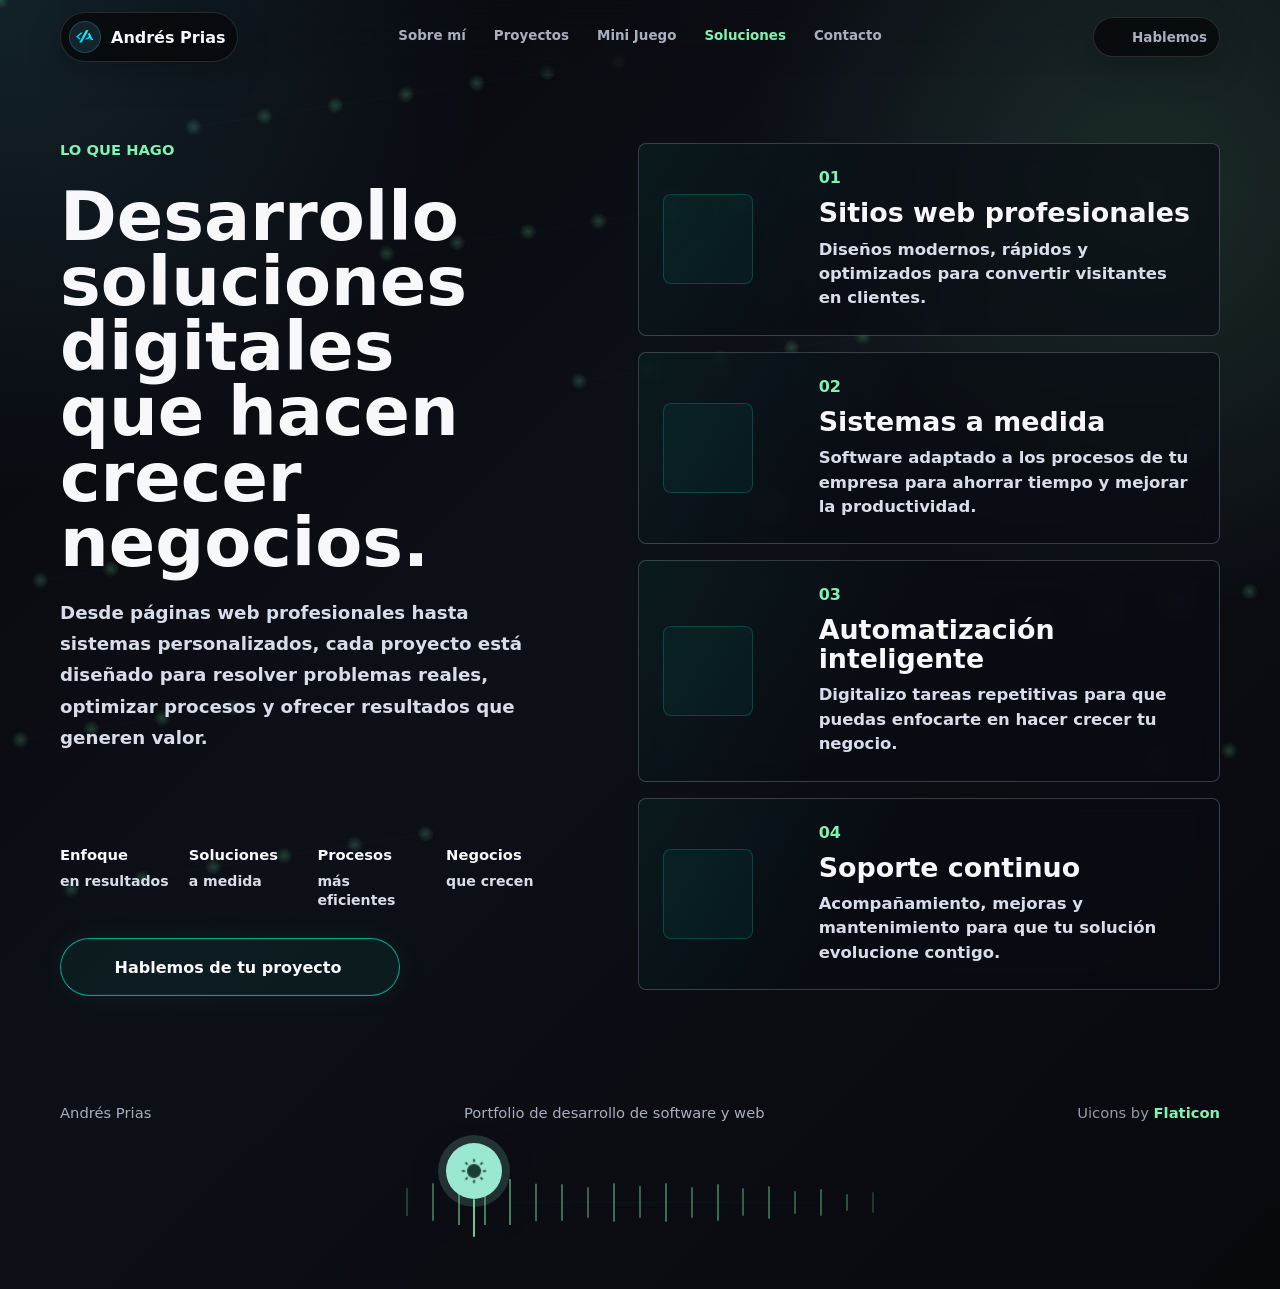
<file: servicios/index.html>
<!DOCTYPE html>
<html lang="es">
<head>
  <meta charset="UTF-8">
  <meta name="viewport" content="width=device-width, initial-scale=1.0">
  <title>Soluciones Digitales y Desarrollo Web | Andrés Prias</title>
  <meta name="description" content="Servicios de Andrés Prias: sitios web profesionales, software a medida, automatización inteligente, soporte continuo y soluciones digitales para hacer crecer negocios.">
  <meta name="author" content="Andrés Prias">
  <meta name="robots" content="index, follow, max-image-preview:large">
  <meta name="theme-color" content="#071018">
  <link rel="canonical" href="https://andev.com.co/servicios/">
  <link rel="stylesheet" href="https://cdn-uicons.flaticon.com/4.0.0/uicons-regular-rounded/css/uicons-regular-rounded.css">
  <link rel="alternate" hreflang="es-CO" href="https://andev.com.co/servicios/">
  <link rel="alternate" hreflang="x-default" href="https://andev.com.co/servicios/">
  <meta property="og:type" content="website">
  <meta property="og:locale" content="es_CO">
  <meta property="og:site_name" content="Andrés Prias">
  <meta property="og:title" content="Soluciones Digitales y Desarrollo Web | Andrés Prias">
  <meta property="og:description" content="Servicios de Andrés Prias: sitios web profesionales, software a medida, automatización inteligente, soporte continuo y soluciones digitales para hacer crecer negocios.">
  <meta property="og:url" content="https://andev.com.co/servicios/">
  <meta property="og:image" content="https://andev.com.co/assets/andres-prias-profile.png">
  <meta property="og:image:alt" content="Andrés Prias, desarrollador de software y soluciones digitales">
  <meta name="twitter:card" content="summary_large_image">
  <meta name="twitter:title" content="Soluciones Digitales y Desarrollo Web | Andrés Prias">
  <meta name="twitter:description" content="Servicios de Andrés Prias: sitios web profesionales, software a medida, automatización inteligente, soporte continuo y soluciones digitales para hacer crecer negocios.">
  <meta name="twitter:image" content="https://andev.com.co/assets/andres-prias-profile.png">
  <link rel="icon" type="image/png" sizes="32x32" href="/assets/favicon-32.png">
  <link rel="icon" type="image/png" sizes="16x16" href="/assets/favicon-16.png">
  <link rel="icon" type="image/png" sizes="512x512" href="/assets/Fav_icon.png">
  <link rel="apple-touch-icon" sizes="180x180" href="/assets/apple-touch-icon.png">
  <link rel="manifest" href="/site.webmanifest">
  <link rel="preload" href="/assets/brand-logo.png" as="image">
  <link rel="stylesheet" href="/styles.css?v=20260713-flaticon-icons">
  <script type="application/ld+json">{"@context":"https://schema.org","@graph":[{"url":"https://andev.com.co/","knowsAbout":["Desarrollo web","Software a medida","JavaFX","JavaScript","Productos digitales","Automatización"],"@type":"Person","telephone":"+573197265704","jobTitle":"Desarrollador de software","image":"https://andev.com.co/assets/andres-prias-profile.png","name":"Andrés Prias","@id":"https://andev.com.co/#person","email":"mailto:anpriasca@gmail.com"},{"name":"Andrés Prias Portfolio","@id":"https://andev.com.co/#website","publisher":{"@id":"https://andev.com.co/#person"},"@type":"WebSite","url":"https://andev.com.co/","inLanguage":"es-CO"},{"@id":"https://andev.com.co/servicios/#webpage","@type":"ServicePage","url":"https://andev.com.co/servicios/","name":"Soluciones Digitales y Desarrollo Web | Andrés Prias","description":"Servicios de Andrés Prias: sitios web profesionales, software a medida, automatización inteligente, soporte continuo y soluciones digitales para hacer crecer negocios.","inLanguage":"es-CO","about":{"@id":"https://andev.com.co/#person"},"isPartOf":{"@id":"https://andev.com.co/#website"}}]}</script>
</head>
<body>
  <canvas id="ambientCanvas" aria-hidden="true"></canvas>

  <header class="site-header">
    <a class="brand" href="/" aria-label="Ir a Sobre mí">
      <span class="brand-mark">
        <img src="/assets/brand-logo.png" alt="" aria-hidden="true">
      </span>
      <span>Andrés Prias</span>
    </a>

    <button class="menu-toggle" type="button" aria-label="Abrir menú" aria-expanded="false" aria-controls="mainNav">
      <span>Menú</span>
      <span class="menu-icon" aria-hidden="true"></span>
    </button>

    <a class="header-action" href="mailto:anpriasca@gmail.com" aria-label="Enviar correo a Andrés Prias">
      <span class="action-icon" aria-hidden="true">
        <i class="fi fi-rr-comment"></i>
      </span>
      <span>Hablemos</span>
    </a>
  </header>
  <nav class="nav" id="mainNav" aria-label="Navegación principal">
    <a href="/">Sobre mí</a>
    <a href="/proyectos/">Proyectos</a>
    <a href="/mini-juego/">Mini Juego</a>
    <a href="/servicios/">Soluciones</a>
    <a href="/contacto/">Contacto</a>
  </nav>
    <main>
    <!-- Soluciones: propuesta comercial en dos columnas. -->
    <section class="solutions-section" id="servicios">
      <div class="solutions-intro" data-reveal>
        <p class="eyebrow">Lo que hago</p>
        <h1>Desarrollo soluciones digitales que hacen crecer negocios.</h1>
        <p>Desde páginas web profesionales hasta sistemas personalizados, cada proyecto está diseñado para resolver problemas reales, optimizar procesos y ofrecer resultados que generen valor.</p>

        <div class="solutions-benefits" aria-label="Beneficios principales">
          <article>
            <span aria-hidden="true">
              <i class="fi fi-rr-rocket-lunch"></i>
            </span>
            <strong>Enfoque</strong>
            <small>en resultados</small>
          </article>
          <article>
            <span aria-hidden="true">
              <i class="fi fi-rr-shield-check"></i>
            </span>
            <strong>Soluciones</strong>
            <small>a medida</small>
          </article>
          <article>
            <span aria-hidden="true">
              <i class="fi fi-rr-bolt"></i>
            </span>
            <strong>Procesos</strong>
            <small>más eficientes</small>
          </article>
          <article>
            <span aria-hidden="true">
              <i class="fi fi-rr-chart-histogram"></i>
            </span>
            <strong>Negocios</strong>
            <small>que crecen</small>
          </article>
        </div>

        <a class="btn solutions-cta" href="/contacto/">
          <span class="btn-icon" aria-hidden="true">
            <i class="fi fi-rr-paper-plane"></i>
          </span>
          <span>Hablemos de tu proyecto</span>
          <span class="cta-arrow" aria-hidden="true">
            <i class="fi fi-rr-arrow-right"></i>
          </span>
        </a>
      </div>

      <div class="solutions-list" aria-label="Soluciones digitales">
        <article class="solution-card" data-reveal>
          <span class="solution-icon" aria-hidden="true">
            <i class="fi fi-rr-globe"></i>
          </span>
          <div>
            <span class="solution-number">01</span>
            <h2>Sitios web profesionales</h2>
            <p>Diseños modernos, rápidos y optimizados para convertir visitantes en clientes.</p>
          </div>
        </article>
        <article class="solution-card" data-reveal>
          <span class="solution-icon" aria-hidden="true">
            <i class="fi fi-rr-code-simple"></i>
          </span>
          <div>
            <span class="solution-number">02</span>
            <h2>Sistemas a medida</h2>
            <p>Software adaptado a los procesos de tu empresa para ahorrar tiempo y mejorar la productividad.</p>
          </div>
        </article>
        <article class="solution-card" data-reveal>
          <span class="solution-icon" aria-hidden="true">
            <i class="fi fi-rr-settings"></i>
          </span>
          <div>
            <span class="solution-number">03</span>
            <h2>Automatización inteligente</h2>
            <p>Digitalizo tareas repetitivas para que puedas enfocarte en hacer crecer tu negocio.</p>
          </div>
        </article>
        <article class="solution-card" data-reveal>
          <span class="solution-icon" aria-hidden="true">
            <i class="fi fi-rr-headset"></i>
          </span>
          <div>
            <span class="solution-number">04</span>
            <h2>Soporte continuo</h2>
            <p>Acompañamiento, mejoras y mantenimiento para que tu solución evolucione contigo.</p>
          </div>
        </article>
      </div>
    </section>
  </main>

  <!-- Footer: firma del sitio y control de tema claro/oscuro. -->
  <footer class="site-footer">
    <div class="footer-copy">
      <span>Andrés Prias</span>
      <span>Portfolio de desarrollo de software y web</span>
      <span class="icon-credit">Uicons by <a href="https://www.flaticon.es/" target="_blank" rel="noreferrer">Flaticon</a></span>
    </div>
    <div class="theme-rail" aria-hidden="false">
      <div class="theme-track" aria-hidden="true">
        <span></span>
        <span></span>
        <span></span>
        <span></span>
        <span></span>
        <span></span>
        <span></span>
        <span></span>
        <span></span>
        <span></span>
        <span></span>
        <span></span>
        <span></span>
        <span></span>
        <span></span>
        <span></span>
        <span></span>
        <span></span>
        <span></span>
        <span></span>
        <span></span>
      </div>
      <button class="theme-toggle" type="button" aria-label="Cambiar a tema claro" aria-pressed="false">
        <span class="theme-symbol" aria-hidden="true">
          <img class="theme-icon theme-icon-light" src="/assets/iconThemeClaro.png" alt="">
          <img class="theme-icon theme-icon-dark" src="/assets/iconThemeOscuro.png" alt="">
        </span>
      </button>
    </div>
  </footer>

  <script src="/script.js?v=20260713-flaticon-icons"></script>
</body>
</html>
</file>
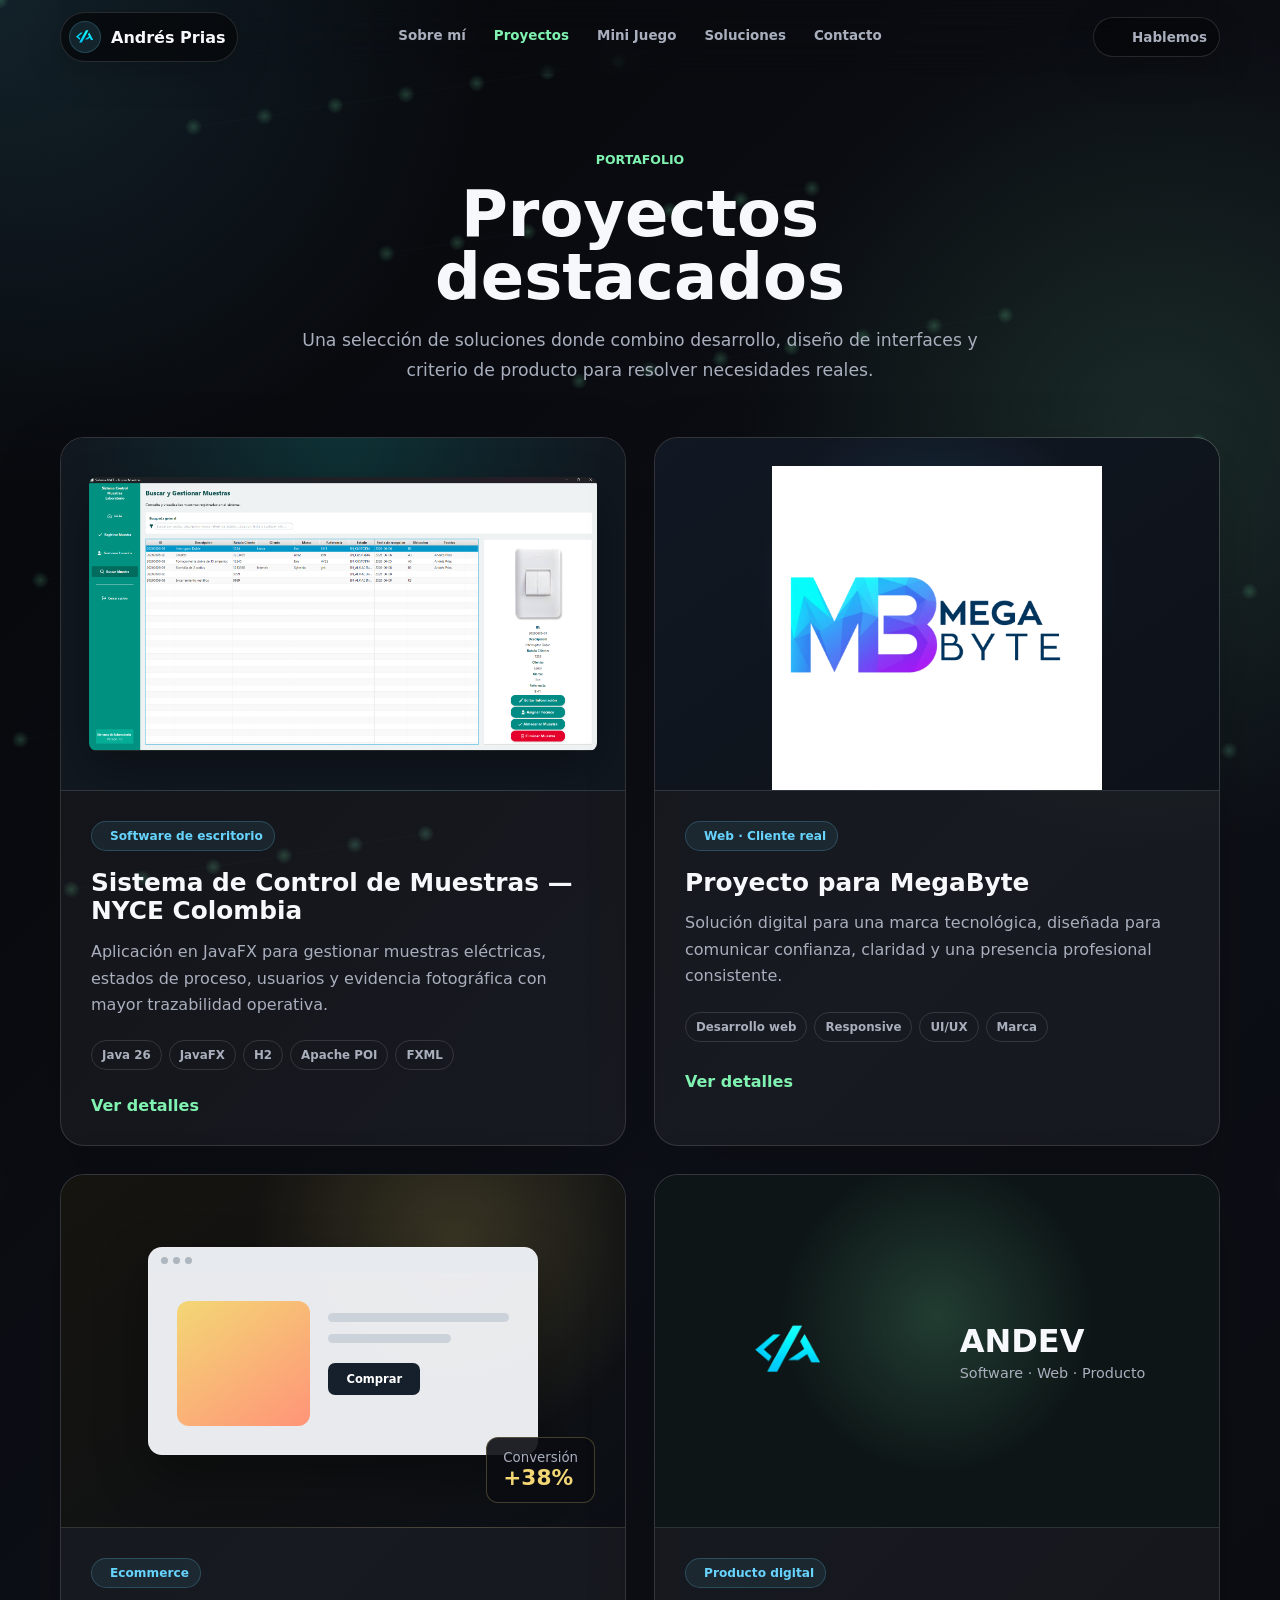
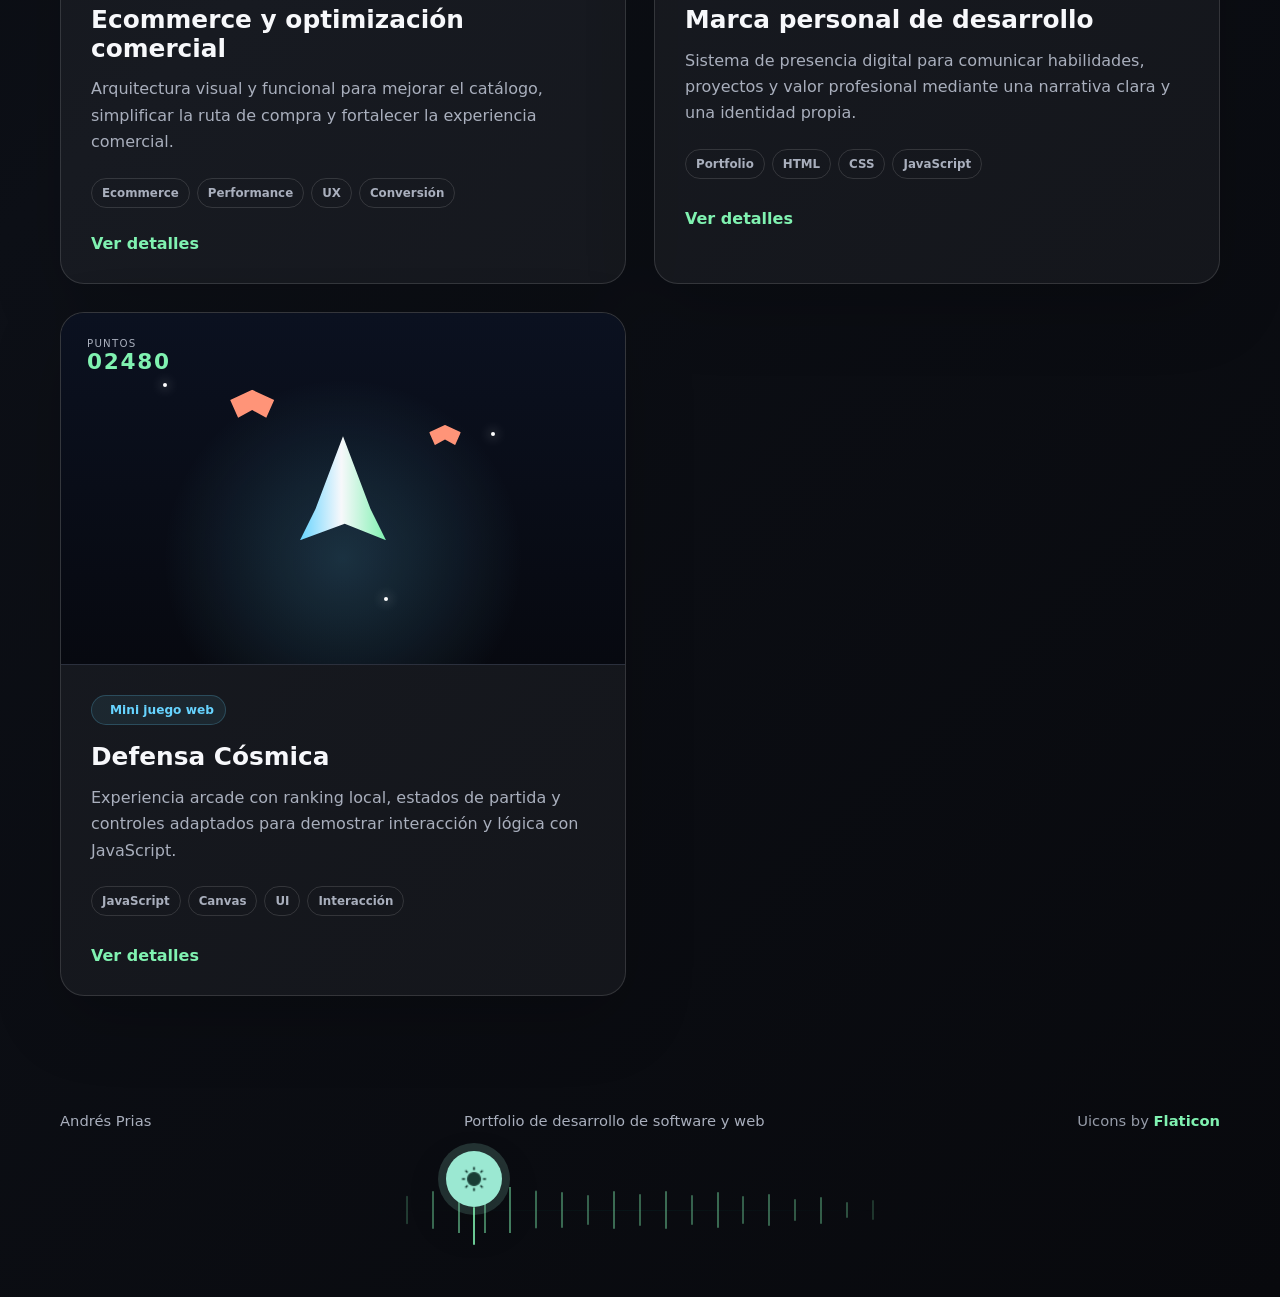
<file: proyectos.html>
<!DOCTYPE html>
<html lang="es">
<head>
  <meta charset="UTF-8">
  <meta name="viewport" content="width=device-width, initial-scale=1.0">
  <title>Proyectos de Software y Web | Andrés Prias</title>
  <meta name="description" content="Casos destacados de Andrés Prias: sistema de control de muestras para NYCE, proyecto entregado para MegaByte, ecommerce, marca personal y mini juego interactivo.">
  <meta name="author" content="Andrés Prias">
  <meta name="robots" content="index, follow, max-image-preview:large">
  <meta name="theme-color" content="#071018">
  <link rel="canonical" href="https://andev.com.co/proyectos/">
  <link rel="stylesheet" href="https://cdn-uicons.flaticon.com/4.0.0/uicons-regular-rounded/css/uicons-regular-rounded.css">
  <link rel="alternate" hreflang="es-CO" href="https://andev.com.co/proyectos/">
  <link rel="alternate" hreflang="x-default" href="https://andev.com.co/proyectos/">
  <meta property="og:type" content="website">
  <meta property="og:locale" content="es_CO">
  <meta property="og:site_name" content="Andrés Prias">
  <meta property="og:title" content="Proyectos de Software y Web | Andrés Prias">
  <meta property="og:description" content="Casos destacados de Andrés Prias: sistema de control de muestras para NYCE, proyecto entregado para MegaByte, ecommerce, marca personal y mini juego interactivo.">
  <meta property="og:url" content="https://andev.com.co/proyectos/">
  <meta property="og:image" content="https://andev.com.co/assets/andres-prias-profile.png">
  <meta property="og:image:alt" content="Andrés Prias, desarrollador de software y soluciones digitales">
  <meta name="twitter:card" content="summary_large_image">
  <meta name="twitter:title" content="Proyectos de Software y Web | Andrés Prias">
  <meta name="twitter:description" content="Casos destacados de Andrés Prias: sistema de control de muestras para NYCE, proyecto entregado para MegaByte, ecommerce, marca personal y mini juego interactivo.">
  <meta name="twitter:image" content="https://andev.com.co/assets/andres-prias-profile.png">
  <link rel="icon" type="image/png" sizes="32x32" href="/assets/favicon-32.png">
  <link rel="icon" type="image/png" sizes="16x16" href="/assets/favicon-16.png">
  <link rel="icon" type="image/png" sizes="512x512" href="/assets/Fav_icon.png">
  <link rel="apple-touch-icon" sizes="180x180" href="/assets/apple-touch-icon.png">
  <link rel="manifest" href="/site.webmanifest">
  <link rel="preload" href="/assets/brand-logo.png" as="image">
  <link rel="stylesheet" href="/styles.css?v=20260719-project-cards">
  <script type="application/ld+json">{"@context":"https://schema.org","@graph":[{"url":"https://andev.com.co/","knowsAbout":["Desarrollo web","Software a medida","JavaFX","JavaScript","Productos digitales","Automatización"],"@type":"Person","telephone":"+573197265704","jobTitle":"Desarrollador de software","image":"https://andev.com.co/assets/andres-prias-profile.png","name":"Andrés Prias","@id":"https://andev.com.co/#person","email":"mailto:anpriasca@gmail.com"},{"name":"Andrés Prias Portfolio","@id":"https://andev.com.co/#website","publisher":{"@id":"https://andev.com.co/#person"},"@type":"WebSite","url":"https://andev.com.co/","inLanguage":"es-CO"},{"@id":"https://andev.com.co/proyectos/#webpage","@type":"CollectionPage","url":"https://andev.com.co/proyectos/","name":"Proyectos de Software y Web | Andrés Prias","description":"Casos destacados de Andrés Prias: sistema de control de muestras para NYCE, proyecto entregado para MegaByte, ecommerce, marca personal y mini juego interactivo.","inLanguage":"es-CO","about":{"@id":"https://andev.com.co/#person"},"isPartOf":{"@id":"https://andev.com.co/#website"}}]}</script>
</head>
<body>
  <canvas id="ambientCanvas" aria-hidden="true"></canvas>

  <header class="site-header">
    <a class="brand" href="/" aria-label="Ir a Sobre mí">
      <span class="brand-mark">
        <img src="/assets/brand-logo.png" alt="" aria-hidden="true">
      </span>
      <span>Andrés Prias</span>
    </a>

    <button class="menu-toggle" type="button" aria-label="Abrir menú" aria-expanded="false" aria-controls="mainNav">
      <span>Menú</span>
      <span class="menu-icon" aria-hidden="true"></span>
    </button>

    <a class="header-action" href="mailto:anpriasca@gmail.com" aria-label="Enviar correo a Andrés Prias">
      <span class="action-icon" aria-hidden="true">
        <i class="fi fi-rr-comment"></i>
      </span>
      <span>Hablemos</span>
    </a>
  </header>
  <nav class="nav" id="mainNav" aria-label="Navegación principal">
    <a href="/">Sobre mí</a>
    <a href="/proyectos/">Proyectos</a>
    <a href="/mini-juego/">Mini Juego</a>
    <a href="/servicios/">Soluciones</a>
    <a href="/contacto/">Contacto</a>
  </nav>
  <main>
    <section class="section projects-catalog" id="proyectos">
      <header class="projects-catalog-heading" data-reveal>
        <p class="eyebrow">Portafolio</p>
        <h1>Proyectos destacados</h1>
        <p>Una selección de soluciones donde combino desarrollo, diseño de interfaces y criterio de producto para resolver necesidades reales.</p>
      </header>

      <div class="projects-catalog-grid">
        <a class="catalog-project-card" href="/proyectos/nyce/" aria-label="Ver detalles del Sistema de Control de Muestras de NYCE" data-reveal>
          <figure class="catalog-project-media catalog-project-nyce">
            <img src="/assets/nyce-search-samples.png" alt="Pantalla de búsqueda y gestión del sistema de control de muestras de NYCE Colombia">
          </figure>
          <div class="catalog-project-body">
            <span class="catalog-project-type"><i class="fi fi-rr-laptop-code" aria-hidden="true"></i> Software de escritorio</span>
            <h2>Sistema de Control de Muestras — NYCE Colombia</h2>
            <p>Aplicación en JavaFX para gestionar muestras eléctricas, estados de proceso, usuarios y evidencia fotográfica con mayor trazabilidad operativa.</p>
            <div class="catalog-tech-list"><span>Java 26</span><span>JavaFX</span><span>H2</span><span>Apache POI</span><span>FXML</span></div>
            <span class="catalog-project-link">Ver detalles <i class="fi fi-rr-arrow-right" aria-hidden="true"></i></span>
          </div>
        </a>

        <a class="catalog-project-card" href="/proyectos/megabyte/" aria-label="Ver detalles del proyecto para MegaByte" data-reveal>
          <figure class="catalog-project-media catalog-project-megabyte">
            <img src="/assets/megabyte-logo.png" alt="Logo de MegaByte">
            <span>Proyecto entregado</span>
          </figure>
          <div class="catalog-project-body">
            <span class="catalog-project-type"><i class="fi fi-rr-browser" aria-hidden="true"></i> Web · Cliente real</span>
            <h2>Proyecto para MegaByte</h2>
            <p>Solución digital para una marca tecnológica, diseñada para comunicar confianza, claridad y una presencia profesional consistente.</p>
            <div class="catalog-tech-list"><span>Desarrollo web</span><span>Responsive</span><span>UI/UX</span><span>Marca</span></div>
            <span class="catalog-project-link">Ver detalles <i class="fi fi-rr-arrow-right" aria-hidden="true"></i></span>
          </div>
        </a>

        <a class="catalog-project-card" href="/proyectos/ecommerce/" aria-label="Ver detalles del proyecto de ecommerce" data-reveal>
          <div class="catalog-project-media catalog-project-commerce" aria-hidden="true">
            <div class="catalog-store-window">
              <div class="catalog-store-top"><i></i><i></i><i></i></div>
              <div class="catalog-store-content">
                <span class="catalog-product-image"></span>
                <span class="catalog-product-copy"><i></i><i></i><b>Comprar</b></span>
              </div>
            </div>
            <span class="catalog-commerce-stat"><small>Conversión</small><strong>+38%</strong></span>
          </div>
          <div class="catalog-project-body">
            <span class="catalog-project-type"><i class="fi fi-rr-shopping-cart" aria-hidden="true"></i> Ecommerce</span>
            <h2>Ecommerce y optimización comercial</h2>
            <p>Arquitectura visual y funcional para mejorar el catálogo, simplificar la ruta de compra y fortalecer la experiencia comercial.</p>
            <div class="catalog-tech-list"><span>Ecommerce</span><span>Performance</span><span>UX</span><span>Conversión</span></div>
            <span class="catalog-project-link">Ver detalles <i class="fi fi-rr-arrow-right" aria-hidden="true"></i></span>
          </div>
        </a>

        <a class="catalog-project-card" href="/proyectos/andev/" aria-label="Ver detalles del portfolio ANDEV" data-reveal>
          <figure class="catalog-project-media catalog-project-andev">
            <img src="/assets/brand-logo.png" alt="Identidad visual de ANDEV">
            <div><strong>ANDEV</strong><span>Software · Web · Producto</span></div>
          </figure>
          <div class="catalog-project-body">
            <span class="catalog-project-type"><i class="fi fi-rr-user" aria-hidden="true"></i> Producto digital</span>
            <h2>Marca personal de desarrollo</h2>
            <p>Sistema de presencia digital para comunicar habilidades, proyectos y valor profesional mediante una narrativa clara y una identidad propia.</p>
            <div class="catalog-tech-list"><span>Portfolio</span><span>HTML</span><span>CSS</span><span>JavaScript</span></div>
            <span class="catalog-project-link">Ver detalles <i class="fi fi-rr-arrow-right" aria-hidden="true"></i></span>
          </div>
        </a>

        <a class="catalog-project-card" href="/proyectos/defensa-cosmica/" aria-label="Ver detalles de Defensa Cósmica" data-reveal>
          <div class="catalog-project-media catalog-project-game" aria-hidden="true">
            <i class="catalog-star star-a"></i><i class="catalog-star star-b"></i><i class="catalog-star star-c"></i>
            <span class="catalog-game-enemy enemy-a"></span><span class="catalog-game-enemy enemy-b"></span>
            <span class="catalog-game-ship"></span>
            <div class="catalog-game-score"><small>PUNTOS</small><strong>02480</strong></div>
          </div>
          <div class="catalog-project-body">
            <span class="catalog-project-type"><i class="fi fi-rr-rocket-lunch" aria-hidden="true"></i> Mini juego web</span>
            <h2>Defensa Cósmica</h2>
            <p>Experiencia arcade con ranking local, estados de partida y controles adaptados para demostrar interacción y lógica con JavaScript.</p>
            <div class="catalog-tech-list"><span>JavaScript</span><span>Canvas</span><span>UI</span><span>Interacción</span></div>
            <span class="catalog-project-link">Ver detalles <i class="fi fi-rr-arrow-right" aria-hidden="true"></i></span>
          </div>
        </a>
      </div>
    </section>
  </main>

  <!-- Footer: firma del sitio y control de tema claro/oscuro. -->
  <footer class="site-footer">
    <div class="footer-copy">
      <span>Andrés Prias</span>
      <span>Portfolio de desarrollo de software y web</span>
      <span class="icon-credit">Uicons by <a href="https://www.flaticon.es/" target="_blank" rel="noreferrer">Flaticon</a></span>
    </div>
    <div class="theme-rail" aria-hidden="false">
      <div class="theme-track" aria-hidden="true">
        <span></span>
        <span></span>
        <span></span>
        <span></span>
        <span></span>
        <span></span>
        <span></span>
        <span></span>
        <span></span>
        <span></span>
        <span></span>
        <span></span>
        <span></span>
        <span></span>
        <span></span>
        <span></span>
        <span></span>
        <span></span>
        <span></span>
        <span></span>
        <span></span>
      </div>
      <button class="theme-toggle" type="button" aria-label="Cambiar a tema claro" aria-pressed="false">
        <span class="theme-symbol" aria-hidden="true">
          <img class="theme-icon theme-icon-light" src="/assets/iconThemeClaro.png" alt="">
          <img class="theme-icon theme-icon-dark" src="/assets/iconThemeOscuro.png" alt="">
        </span>
      </button>
    </div>
  </footer>

  <script src="/script.js?v=20260713-flaticon-icons"></script>
</body>
</html>
</file>
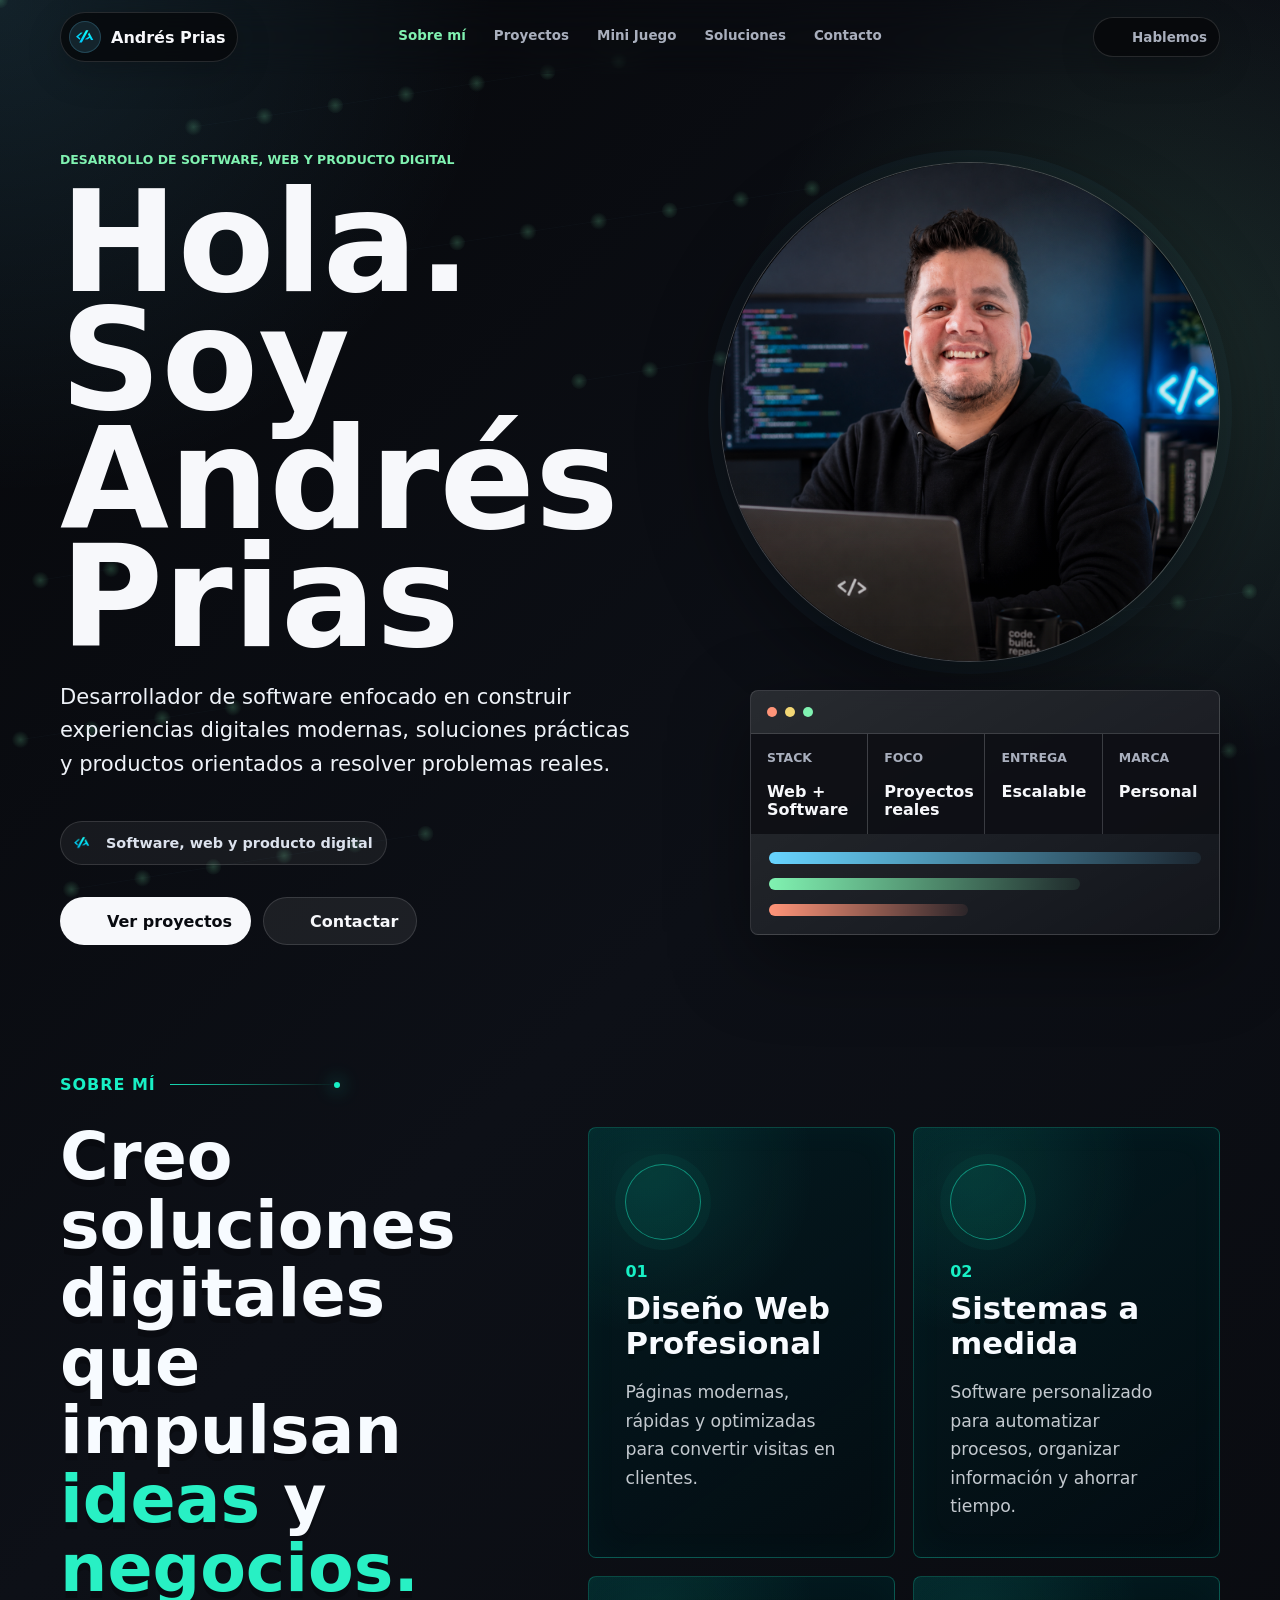
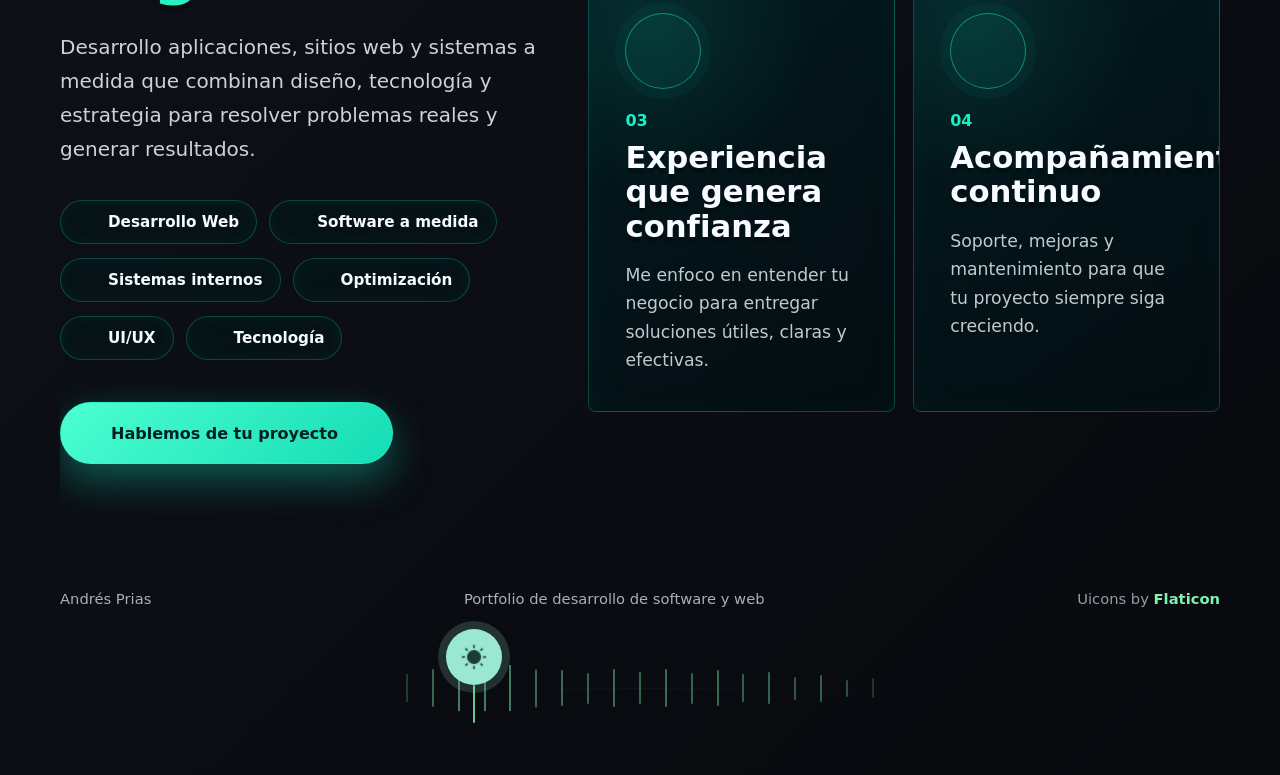
<file: sobre-mi.html>
<!DOCTYPE html>
<html lang="es">
<head>
  <meta charset="UTF-8">
  <meta name="viewport" content="width=device-width, initial-scale=1.0">
  <title>Sobre mí | Andrés Prias</title>
  <meta name="description" content="Conoce a Andrés Prias, desarrollador de software orientado a crear experiencias digitales modernas, sistemas útiles y productos digitales con enfoque práctico.">
  <meta name="author" content="Andrés Prias">
  <meta name="robots" content="index, follow, max-image-preview:large">
  <meta name="theme-color" content="#071018">
  <link rel="canonical" href="https://andev.com.co/">
  <link rel="stylesheet" href="https://cdn-uicons.flaticon.com/4.0.0/uicons-regular-rounded/css/uicons-regular-rounded.css">
  <link rel="alternate" hreflang="es-CO" href="https://andev.com.co/">
  <link rel="alternate" hreflang="x-default" href="https://andev.com.co/">
  <meta property="og:type" content="website">
  <meta property="og:locale" content="es_CO">
  <meta property="og:site_name" content="Andrés Prias">
  <meta property="og:title" content="Sobre mí | Andrés Prias">
  <meta property="og:description" content="Conoce a Andrés Prias, desarrollador de software orientado a crear experiencias digitales modernas, sistemas útiles y productos digitales con enfoque práctico.">
  <meta property="og:url" content="https://andev.com.co/">
  <meta property="og:image" content="https://andev.com.co/assets/andres-prias-profile.png">
  <meta property="og:image:alt" content="Andrés Prias, desarrollador de software y soluciones digitales">
  <meta name="twitter:card" content="summary_large_image">
  <meta name="twitter:title" content="Sobre mí | Andrés Prias">
  <meta name="twitter:description" content="Conoce a Andrés Prias, desarrollador de software orientado a crear experiencias digitales modernas, sistemas útiles y productos digitales con enfoque práctico.">
  <meta name="twitter:image" content="https://andev.com.co/assets/andres-prias-profile.png">
  <link rel="icon" type="image/png" sizes="32x32" href="/assets/favicon-32.png">
  <link rel="icon" type="image/png" sizes="16x16" href="/assets/favicon-16.png">
  <link rel="icon" type="image/png" sizes="512x512" href="/assets/Fav_icon.png">
  <link rel="apple-touch-icon" sizes="180x180" href="/assets/apple-touch-icon.png">
  <link rel="manifest" href="/site.webmanifest">
  <link rel="preload" href="/assets/brand-logo.png" as="image">
  <link rel="stylesheet" href="/styles.css?v=20260713-flaticon-icons">
  <script type="application/ld+json">{"@context":"https://schema.org","@graph":[{"url":"https://andev.com.co/","knowsAbout":["Desarrollo web","Software a medida","JavaFX","JavaScript","Productos digitales","Automatización"],"@type":"Person","telephone":"+573197265704","jobTitle":"Desarrollador de software","image":"https://andev.com.co/assets/andres-prias-profile.png","name":"Andrés Prias","@id":"https://andev.com.co/#person","email":"mailto:anpriasca@gmail.com"},{"name":"Andrés Prias Portfolio","@id":"https://andev.com.co/#website","publisher":{"@id":"https://andev.com.co/#person"},"@type":"WebSite","url":"https://andev.com.co/","inLanguage":"es-CO"},{"@id":"https://andev.com.co/#webpage","@type":"ProfilePage","url":"https://andev.com.co/","name":"Sobre mí | Andrés Prias","description":"Conoce a Andrés Prias, desarrollador de software orientado a crear experiencias digitales modernas, sistemas útiles y productos digitales con enfoque práctico.","inLanguage":"es-CO","about":{"@id":"https://andev.com.co/#person"},"isPartOf":{"@id":"https://andev.com.co/#website"}}]}</script>
</head>
<body>
  <canvas id="ambientCanvas" aria-hidden="true"></canvas>

  <header class="site-header">
    <a class="brand" href="/" aria-label="Ir a Sobre mí">
      <span class="brand-mark">
        <img src="/assets/brand-logo.png" alt="" aria-hidden="true">
      </span>
      <span>Andrés Prias</span>
    </a>

    <button class="menu-toggle" type="button" aria-label="Abrir menú" aria-expanded="false" aria-controls="mainNav">
      <span>Menú</span>
      <span class="menu-icon" aria-hidden="true"></span>
    </button>

    <a class="header-action" href="mailto:anpriasca@gmail.com" aria-label="Enviar correo a Andrés Prias">
      <span class="action-icon" aria-hidden="true">
        <i class="fi fi-rr-comment"></i>
      </span>
      <span>Hablemos</span>
    </a>
  </header>
  <nav class="nav" id="mainNav" aria-label="Navegación principal">
    <a href="/">Sobre mí</a>
    <a href="/proyectos/">Proyectos</a>
    <a href="/mini-juego/">Mini Juego</a>
    <a href="/servicios/">Soluciones</a>
    <a href="/contacto/">Contacto</a>
  </nav>
    <main>
    <!-- Inicio / Hero: nombre, descripción principal, foto y métricas. -->
<section class="hero" id="inicio">
      <div class="hero-copy" data-reveal>
        <p class="eyebrow">Desarrollo de software, web y producto digital</p>
        <h1>Hola. Soy Andrés Prias</h1>
        <p class="hero-lead">
          Desarrollador de software enfocado en construir experiencias digitales modernas, soluciones prácticas y productos orientados a resolver problemas reales.
        </p>
        <div class="personal-mark" aria-label="Marca personal de desarrollo">
          <img src="/assets/brand-logo.png" alt="" aria-hidden="true">
          <span>Software, web y producto digital</span>
        </div>
        <div class="hero-actions">
          <a class="btn primary" href="/proyectos/">
            <span class="btn-icon" aria-hidden="true">
              <i class="fi fi-rr-folder-open"></i>
            </span>
            <span>Ver proyectos</span>
          </a>
          <a class="btn ghost" href="/contacto/">
            <span class="btn-icon" aria-hidden="true">
              <i class="fi fi-rr-envelope"></i>
            </span>
            <span>Contactar</span>
          </a>
        </div>
      </div>

      <div class="hero-visual" data-reveal>
        <figure class="profile-frame">
          <img src="/assets/andres-prias-profile.png" alt="Retrato profesional de Andrés Prias en un entorno de desarrollo">
        </figure>
        <div class="product-window">
          <div class="window-top">
            <span></span>
            <span></span>
            <span></span>
          </div>
          <div class="metric-grid">
            <article>
              <span class="metric-label">Stack</span>
              <strong>Web + Software</strong>
            </article>
            <article>
              <span class="metric-label">Foco</span>
              <strong>Proyectos reales</strong>
            </article>
            <article>
              <span class="metric-label">Entrega</span>
              <strong>Escalable</strong>
            </article>
            <article>
              <span class="metric-label">Marca</span>
              <strong>Personal</strong>
            </article>
          </div>
          <div class="signal-panel">
            <div class="signal-line"></div>
            <div class="signal-line short"></div>
            <div class="signal-line accent"></div>
          </div>
        </div>
      </div>
    </section>

    <!-- Sobre mí: tabs interactivos y resumen profesional activo. -->
    <section class="intro-band about-section about-solutions" aria-label="Resumen profesional" data-reveal>
      <div class="about-copy about-solutions-copy">
        <div class="about-line-kicker">
          <span>SOBRE MÍ</span>
          <i aria-hidden="true"></i>
        </div>
        <h2>Creo soluciones digitales que impulsan <span>ideas</span> y <span>negocios.</span></h2>
        <p>
          Desarrollo aplicaciones, sitios web y sistemas a medida que combinan diseño, tecnología y estrategia para resolver problemas reales y generar resultados.
        </p>

        <div class="about-service-chips" aria-label="Especialidades principales">
          <span>
            <i class="fi fi-rr-code-simple" aria-hidden="true"></i>
            Desarrollo Web
          </span>
          <span>
            <i class="fi fi-rr-cube" aria-hidden="true"></i>
            Software a medida
          </span>
          <span>
            <i class="fi fi-rr-database" aria-hidden="true"></i>
            Sistemas internos
          </span>
          <span>
            <i class="fi fi-rr-settings-sliders" aria-hidden="true"></i>
            Optimización
          </span>
          <span>
            <i class="fi fi-rr-browser" aria-hidden="true"></i>
            UI/UX
          </span>
          <span>
            <i class="fi fi-rr-bolt" aria-hidden="true"></i>
            Tecnología
          </span>
        </div>

        <a class="btn about-cta" href="/contacto/">
          <span class="btn-icon" aria-hidden="true">
            <i class="fi fi-rr-paper-plane"></i>
          </span>
          <span>Hablemos de tu proyecto</span>
          <i class="about-cta-arrow fi fi-rr-arrow-right" aria-hidden="true"></i>
        </a>
      </div>

      <div class="about-solution-grid" aria-label="Servicios y enfoque de Andrés Prias">
        <article class="about-solution-card">
          <div class="about-solution-icon">
            <i class="fi fi-rr-browser" aria-hidden="true"></i>
          </div>
          <span>01</span>
          <h3>Diseño Web Profesional</h3>
          <p>Páginas modernas, rápidas y optimizadas para convertir visitas en clientes.</p>
        </article>

        <article class="about-solution-card">
          <div class="about-solution-icon">
            <i class="fi fi-rr-code-simple" aria-hidden="true"></i>
          </div>
          <span>02</span>
          <h3>Sistemas a medida</h3>
          <p>Software personalizado para automatizar procesos, organizar información y ahorrar tiempo.</p>
        </article>

        <article class="about-solution-card">
          <div class="about-solution-icon">
            <i class="fi fi-rr-shield-check" aria-hidden="true"></i>
          </div>
          <span>03</span>
          <h3>Experiencia que genera confianza</h3>
          <p>Me enfoco en entender tu negocio para entregar soluciones útiles, claras y efectivas.</p>
        </article>

        <article class="about-solution-card">
          <div class="about-solution-icon">
            <i class="fi fi-rr-headset" aria-hidden="true"></i>
          </div>
          <span>04</span>
          <h3>Acompañamiento continuo</h3>
          <p>Soporte, mejoras y mantenimiento para que tu proyecto siempre siga creciendo.</p>
        </article>
      </div>
    </section>
  </main>

  <footer class="site-footer">
    <div class="footer-copy">
      <span>Andrés Prias</span>
      <span>Portfolio de desarrollo de software y web</span>
      <span class="icon-credit">Uicons by <a href="https://www.flaticon.es/" target="_blank" rel="noreferrer">Flaticon</a></span>
    </div>
    <div class="theme-rail" aria-hidden="false">
      <div class="theme-track" aria-hidden="true">
        <span></span>
        <span></span>
        <span></span>
        <span></span>
        <span></span>
        <span></span>
        <span></span>
        <span></span>
        <span></span>
        <span></span>
        <span></span>
        <span></span>
        <span></span>
        <span></span>
        <span></span>
        <span></span>
        <span></span>
        <span></span>
        <span></span>
        <span></span>
        <span></span>
      </div>
      <button class="theme-toggle" type="button" aria-label="Cambiar a tema claro" aria-pressed="false">
        <span class="theme-symbol" aria-hidden="true">
          <img class="theme-icon theme-icon-light" src="/assets/iconThemeClaro.png" alt="">
          <img class="theme-icon theme-icon-dark" src="/assets/iconThemeOscuro.png" alt="">
        </span>
      </button>
    </div>
  </footer>

  <script src="/script.js?v=20260713-flaticon-icons"></script>
</body>
</html>
</file>
<file: styles.css>
/* Design tokens: change colors, spacing width, and theme rail values here first. */
:root {
  color-scheme: dark;
  --bg: #06070a;
  --surface: rgba(255, 255, 255, 0.065);
  --surface-strong: rgba(255, 255, 255, 0.11);
  --text: #f7f8fb;
  --muted: #a9afbd;
  --line: rgba(255, 255, 255, 0.13);
  --blue: #67d4ff;
  --green: #80f2b1;
  --coral: #ff9478;
  --yellow: #f3d775;
  --shadow: 0 24px 80px rgba(0, 0, 0, 0.45);
  --max: 1160px;
  --theme-toggle-x: 18%;
  --theme-position: var(--theme-toggle-x);
  --theme-rail-bg: rgba(6, 7, 10, 0.44);
  --theme-tick: rgba(128, 242, 177, 0.82);
  --theme-knob-bg: #9be8d2;
  --theme-knob-icon: #193c35;
}

/* Project catalog: two-column cards with a media-first hierarchy. */
.projects-catalog {
  padding-top: 88px;
  padding-bottom: 112px;
}

.projects-catalog-heading {
  max-width: 740px;
  margin: 0 auto 52px;
  text-align: center;
}

.projects-catalog-heading h1 {
  margin-bottom: 18px;
  font-size: clamp(2.8rem, 5vw, 4.8rem);
  line-height: 0.98;
}

.projects-catalog-heading > p:last-child {
  margin: 0 auto;
  color: var(--muted);
  font-size: 1.08rem;
  line-height: 1.7;
}

.projects-catalog-grid {
  display: grid;
  grid-template-columns: repeat(2, minmax(0, 1fr));
  gap: 28px;
}

.catalog-project-card {
  display: block;
  overflow: hidden;
  min-width: 0;
  border: 1px solid var(--line);
  border-radius: 24px;
  background: rgba(255, 255, 255, 0.045);
  box-shadow: 0 24px 70px rgba(0, 0, 0, 0.18);
  transition: transform 220ms ease, border-color 220ms ease, box-shadow 220ms ease;
}

.catalog-project-card:focus-visible {
  outline: 3px solid var(--green);
  outline-offset: 4px;
}

.catalog-project-card:hover {
  transform: translateY(-7px);
  border-color: rgba(128, 242, 177, 0.4);
  box-shadow: 0 30px 80px rgba(0, 0, 0, 0.28);
}

.catalog-project-media {
  position: relative;
  display: grid;
  place-items: center;
  overflow: hidden;
  width: 100%;
  aspect-ratio: 16 / 10;
  margin: 0;
  padding: 28px;
  border-bottom: 1px solid var(--line);
  background: #10151d;
}

.catalog-project-media > img {
  display: block;
  max-width: 100%;
  max-height: 100%;
  object-fit: contain;
  transition: transform 300ms ease;
}

.catalog-project-card:hover .catalog-project-media > img {
  transform: scale(1.025);
}

.catalog-project-nyce {
  background: radial-gradient(circle at 50% 0%, rgba(0, 151, 136, 0.2), transparent 58%), #111820;
}

.catalog-project-nyce img {
  width: 100%;
  border-radius: 8px;
  box-shadow: 0 18px 45px rgba(0, 0, 0, 0.32);
}

.catalog-project-megabyte {
  gap: 20px;
  background: radial-gradient(circle at 50% 42%, rgba(66, 153, 225, 0.2), transparent 52%), linear-gradient(145deg, #111823, #0d1118);
}

.catalog-project-megabyte img {
  width: min(330px, 70%);
}

.catalog-project-megabyte > span {
  padding: 8px 13px;
  border: 1px solid rgba(103, 212, 255, 0.24);
  border-radius: 999px;
  color: var(--blue);
  font-size: 0.78rem;
  font-weight: 800;
}

.catalog-project-commerce {
  background: radial-gradient(circle at 70% 20%, rgba(243, 215, 117, 0.18), transparent 42%), linear-gradient(145deg, #16140f, #0c1016);
}

.catalog-store-window {
  width: min(390px, 82%);
  overflow: hidden;
  border: 1px solid rgba(255, 255, 255, 0.14);
  border-radius: 14px;
  background: rgba(247, 248, 251, 0.94);
  box-shadow: 0 22px 50px rgba(0, 0, 0, 0.36);
}

.catalog-store-top {
  display: flex;
  gap: 5px;
  padding: 9px 12px;
  background: #e7ebef;
}

.catalog-store-top i {
  width: 7px;
  height: 7px;
  border-radius: 50%;
  background: #aeb6bf;
}

.catalog-store-content {
  display: grid;
  grid-template-columns: 0.85fr 1.15fr;
  gap: 18px;
  padding: 28px;
}

.catalog-product-image {
  min-height: 125px;
  border-radius: 12px;
  background: linear-gradient(145deg, #f3d775, #ff9478);
}

.catalog-product-copy {
  display: flex;
  flex-direction: column;
  gap: 12px;
  padding-top: 12px;
}

.catalog-product-copy i {
  height: 9px;
  border-radius: 999px;
  background: #cbd2d9;
}

.catalog-product-copy i:nth-child(2) {
  width: 68%;
}

.catalog-product-copy b {
  align-self: flex-start;
  margin-top: 8px;
  padding: 9px 18px;
  border-radius: 7px;
  background: #15202c;
  color: #fff;
  font-size: 0.72rem;
}

.catalog-commerce-stat {
  position: absolute;
  right: 30px;
  bottom: 24px;
  display: grid;
  padding: 12px 16px;
  border: 1px solid rgba(243, 215, 117, 0.25);
  border-radius: 12px;
  background: rgba(10, 13, 18, 0.9);
  color: var(--yellow);
}

.catalog-commerce-stat small {
  color: var(--muted);
}

.catalog-commerce-stat strong {
  font-size: 1.35rem;
}

.catalog-project-andev {
  grid-template-columns: auto auto;
  align-content: center;
  gap: 20px;
  background: radial-gradient(circle at 50% 40%, rgba(128, 242, 177, 0.18), transparent 45%), #0d1516;
}

.catalog-project-andev img {
  width: 120px;
  height: 120px;
  border-radius: 50%;
}

.catalog-project-andev div {
  display: grid;
  gap: 5px;
}

.catalog-project-andev strong {
  font-size: 2rem;
}

.catalog-project-andev span {
  color: var(--muted);
  font-size: 0.9rem;
}

.catalog-project-game {
  background: radial-gradient(circle at 50% 70%, rgba(103, 212, 255, 0.19), transparent 48%), linear-gradient(180deg, #0b1120, #070910);
}

.catalog-star {
  position: absolute;
  width: 4px;
  height: 4px;
  border-radius: 50%;
  background: #fff;
  box-shadow: 0 0 12px #fff;
}

.catalog-star.star-a { top: 20%; left: 18%; }
.catalog-star.star-b { top: 34%; right: 23%; }
.catalog-star.star-c { right: 42%; bottom: 18%; }

.catalog-game-enemy {
  position: absolute;
  width: 44px;
  height: 28px;
  clip-path: polygon(50% 0, 100% 36%, 82% 100%, 50% 72%, 18% 100%, 0 36%);
  background: var(--coral);
  filter: drop-shadow(0 0 11px rgba(255, 148, 120, 0.65));
}

.catalog-game-enemy.enemy-a { top: 22%; left: 30%; }
.catalog-game-enemy.enemy-b { top: 31%; right: 28%; transform: scale(0.72); }

.catalog-game-ship {
  width: 86px;
  height: 104px;
  clip-path: polygon(50% 0, 82% 70%, 100% 100%, 52% 84%, 0 100%, 18% 70%);
  background: linear-gradient(90deg, #67d4ff, #f7f8fb 48%, #80f2b1);
  filter: drop-shadow(0 0 18px rgba(103, 212, 255, 0.7));
}

.catalog-game-score {
  position: absolute;
  top: 24px;
  left: 26px;
  display: grid;
  color: var(--green);
}

.catalog-game-score small {
  color: var(--muted);
  font-size: 0.64rem;
  letter-spacing: 0.12em;
}

.catalog-game-score strong {
  font-size: 1.35rem;
  letter-spacing: 0.08em;
}

.catalog-project-body {
  display: flex;
  flex-direction: column;
  min-height: 330px;
  padding: 30px;
}

.catalog-project-type {
  display: inline-flex;
  align-items: center;
  align-self: flex-start;
  gap: 7px;
  margin-bottom: 18px;
  padding: 7px 11px;
  border: 1px solid rgba(103, 212, 255, 0.22);
  border-radius: 999px;
  background: rgba(103, 212, 255, 0.08);
  color: var(--blue);
  font-size: 0.76rem;
  font-weight: 800;
}

.catalog-project-body h2 {
  margin-bottom: 13px;
  font-size: 1.55rem;
  line-height: 1.16;
}

.catalog-project-body > p {
  margin-bottom: 22px;
  color: var(--muted);
  line-height: 1.65;
}

.catalog-tech-list {
  display: flex;
  flex-wrap: wrap;
  gap: 7px;
  margin-bottom: 26px;
}

.catalog-tech-list span {
  padding: 7px 10px;
  border: 1px solid var(--line);
  border-radius: 999px;
  color: var(--muted);
  font-size: 0.74rem;
  font-weight: 750;
}

.catalog-project-link {
  display: inline-flex;
  align-items: center;
  gap: 9px;
  margin-top: auto;
  color: var(--green);
  font-weight: 850;
}

.catalog-project-link .fi {
  transition: transform 180ms ease;
}

.catalog-project-link:hover .fi {
  transform: translateX(4px);
}

body[data-theme="light"] .catalog-project-card {
  background: rgba(255, 255, 255, 0.6);
  box-shadow: 0 22px 60px rgba(52, 46, 38, 0.12);
}

body[data-theme="light"] .projects-catalog-heading > p:last-child,
body[data-theme="light"] .catalog-project-body > p {
  color: #435a56;
}

body[data-theme="light"] .catalog-tech-list span {
  border-color: rgba(0, 107, 92, 0.18);
  color: #435a56;
}

@media (max-width: 820px) {
  .projects-catalog {
    padding-top: 62px;
    padding-bottom: 82px;
  }

  .projects-catalog-heading {
    margin-bottom: 36px;
  }

  .projects-catalog-grid {
    grid-template-columns: 1fr;
  }

  .catalog-project-body {
    min-height: 0;
  }
}

@media (max-width: 520px) {
  .projects-catalog-heading h1 {
    font-size: 2.5rem;
  }

  .catalog-project-media {
    padding: 18px;
  }

  .catalog-project-body {
    padding: 24px 21px;
  }

  .catalog-project-andev {
    grid-template-columns: 1fr;
    gap: 10px;
    text-align: center;
  }

  .catalog-project-andev img {
    width: 88px;
    height: 88px;
  }

  .catalog-commerce-stat {
    right: 16px;
    bottom: 14px;
  }
}

body[data-theme="light"] {
  color-scheme: light;
  --bg: #ece5dc;
  --surface: rgba(6, 49, 46, 0.07);
  --surface-strong: rgba(6, 95, 83, 0.12);
  --text: #12312f;
  --muted: #526a67;
  --line: rgba(6, 49, 46, 0.16);
  --blue: #087e9b;
  --green: #006b5c;
  --coral: #a9503b;
  --yellow: #a98413;
  --shadow: 0 24px 70px rgba(52, 46, 38, 0.18);
  --theme-toggle-x: 82%;
  --theme-position: var(--theme-toggle-x);
  --theme-rail-bg: rgba(236, 229, 220, 0.72);
  --theme-tick: rgba(0, 107, 92, 0.72);
  --theme-knob-bg: #006b5c;
  --theme-knob-icon: #f1e8dd;
}

/* Base reset and page background. */
* {
  box-sizing: border-box;
}

html {
  scroll-behavior: smooth;
}

body {
  margin: 0;
  min-height: 100vh;
  overflow-x: hidden;
  background:
    radial-gradient(circle at top left, rgba(103, 212, 255, 0.13), transparent 31rem),
    radial-gradient(circle at 90% 15%, rgba(128, 242, 177, 0.12), transparent 26rem),
    linear-gradient(135deg, #06070a 0%, #0d1017 44%, #08090d 100%);
  color: var(--text);
  font-family: ui-sans-serif, system-ui, -apple-system, BlinkMacSystemFont, "Segoe UI", sans-serif;
  letter-spacing: 0;
  transition: background 420ms ease, color 320ms ease;
}

body[data-theme="light"] {
  background:
    radial-gradient(circle at top left, rgba(0, 107, 92, 0.12), transparent 30rem),
    radial-gradient(circle at 90% 18%, rgba(8, 126, 155, 0.12), transparent 24rem),
    linear-gradient(135deg, #eee7dd 0%, #f8f4ee 48%, #e8dfd4 100%);
}

a {
  color: inherit;
  text-decoration: none;
}

.fi {
  display: inline-flex;
  align-items: center;
  justify-content: center;
  line-height: 1;
}

#ambientCanvas {
  position: fixed;
  inset: 0;
  width: 100%;
  height: 100%;
  z-index: -1;
  opacity: 0.34;
  pointer-events: none;
}

body[data-theme="light"] #ambientCanvas {
  opacity: 0.18;
}

/* Header, brand, and main navigation. */
.site-header {
  position: sticky;
  top: 0;
  z-index: 10;
  display: flex;
  align-items: center;
  justify-content: space-between;
  width: min(var(--max), calc(100% - 32px));
  min-height: 72px;
  margin: 0 auto;
  padding: 12px 0;
  backdrop-filter: blur(18px);
  -webkit-backdrop-filter: blur(18px);
}

.brand,
.header-action {
  border: 1px solid var(--line);
  background: rgba(6, 7, 10, 0.76);
  box-shadow: 0 12px 36px rgba(0, 0, 0, 0.18);
}

body[data-theme="light"] .brand,
body[data-theme="light"] .header-action,
body[data-theme="light"] .menu-toggle {
  background: rgba(248, 244, 238, 0.76);
  box-shadow: 0 12px 34px rgba(52, 46, 38, 0.12);
}

.brand {
  display: inline-flex;
  align-items: center;
  gap: 10px;
  min-height: 44px;
  padding: 8px 12px 8px 8px;
  border-radius: 999px;
  font-weight: 700;
}

.brand-mark {
  display: grid;
  place-items: center;
  width: 32px;
  height: 32px;
  border-radius: 50%;
  overflow: hidden;
  background: rgba(103, 212, 255, 0.12);
  box-shadow: inset 0 0 0 1px rgba(103, 212, 255, 0.2);
}

.brand-mark img {
  width: 100%;
  height: 100%;
  object-fit: cover;
}

.nav {
  position: fixed;
  top: 12px;
  left: 50%;
  z-index: 11;
  display: flex;
  gap: 4px;
  width: max-content;
  max-width: calc(100% - 360px);
  overflow-x: auto;
  padding: 6px;
  border: 0;
  border-radius: 999px;
  background: transparent;
  box-shadow: none;
  backdrop-filter: none;
  transform: translateX(-50%);
  scrollbar-width: none;
}

.nav::-webkit-scrollbar {
  display: none;
}

.menu-toggle {
  display: none;
  align-items: center;
  gap: 10px;
  min-height: 44px;
  padding: 8px 12px;
  border: 1px solid var(--line);
  border-radius: 999px;
  background: rgba(6, 7, 10, 0.76);
  color: var(--text);
  box-shadow: 0 12px 36px rgba(0, 0, 0, 0.18);
  font: inherit;
  font-size: 0.88rem;
  font-weight: 800;
  cursor: pointer;
}

.menu-icon {
  position: relative;
  width: 18px;
  height: 12px;
}

.menu-icon::before,
.menu-icon::after {
  content: "";
  position: absolute;
  left: 0;
  width: 18px;
  height: 2px;
  border-radius: 999px;
  background: currentColor;
  transition: transform 180ms ease, top 180ms ease;
}

.menu-icon::before {
  top: 1px;
}

.menu-icon::after {
  top: 9px;
}

.site-header.is-open .menu-icon::before {
  top: 5px;
  transform: rotate(45deg);
}

.site-header.is-open .menu-icon::after {
  top: 5px;
  transform: rotate(-45deg);
}

.nav a,
.header-action {
  min-height: 38px;
  padding: 10px 12px;
  color: var(--muted);
  font-size: 0.84rem;
  font-weight: 600;
  transition: color 180ms ease, background 180ms ease, border-color 180ms ease;
}

.nav a {
  flex: 0 0 auto;
  border: 0;
  border-radius: 999px;
  background: transparent;
  white-space: nowrap;
}

.nav a:hover,
.header-action:hover {
  color: var(--text);
  background: var(--surface-strong);
}

.nav a:hover {
  background: transparent;
}

.nav a[aria-current="page"] {
  color: var(--green);
  background: transparent;
}

.header-action {
  display: inline-flex;
  align-items: center;
  gap: 8px;
  border-radius: 999px;
}

/* Footer theme switch inspired by a draggable rail. */
.theme-rail {
  position: relative;
  width: min(520px, 100%);
  height: 92px;
  pointer-events: auto;
  cursor: pointer;
  touch-action: none;
  user-select: none;
  --theme-position: var(--theme-toggle-x);
}

.theme-track {
  position: absolute;
  right: 0;
  bottom: 10px;
  left: 0;
  display: flex;
  align-items: center;
  justify-content: space-between;
  height: 46px;
  border-radius: 999px;
  opacity: 0.72;
  mask-image: linear-gradient(90deg, transparent, #000 9%, #000 91%, transparent);
  transition: opacity 220ms ease, filter 220ms ease;
}

.theme-rail:hover .theme-track,
.theme-rail.is-dragging .theme-track {
  opacity: 1;
  filter: drop-shadow(0 0 14px rgba(128, 242, 177, 0.26));
}

.theme-track span {
  display: block;
  width: 2px;
  height: calc(var(--tick-height, 18) * 1px);
  border-radius: 999px;
  background: var(--theme-tick);
  opacity: 0.62;
  transform-origin: center;
  transform: scaleY(var(--tick-scale, 1));
  transition: height 110ms ease, opacity 140ms ease, transform 140ms ease, background 220ms ease;
}

.theme-track::before {
  content: "";
  position: absolute;
  right: 0;
  left: 0;
  top: 50%;
  height: 1px;
  background: linear-gradient(90deg, transparent, rgba(0, 107, 92, 0.16), transparent);
}

.theme-toggle {
  position: absolute;
  left: var(--theme-position);
  top: 0;
  display: grid;
  place-items: center;
  width: 56px;
  height: 56px;
  border: 0;
  border-radius: 50%;
  background: var(--theme-knob-bg);
  color: var(--theme-knob-icon);
  box-shadow: 0 16px 42px rgba(0, 0, 0, 0.18), 0 0 0 8px color-mix(in srgb, var(--theme-knob-bg) 18%, transparent);
  cursor: grab;
  pointer-events: auto;
  transform: translateX(-50%);
  transition: left 520ms cubic-bezier(0.22, 1, 0.36, 1), background 260ms ease, color 260ms ease, box-shadow 260ms ease, transform 180ms ease;
}

.theme-toggle:active,
.theme-rail.is-dragging .theme-toggle {
  cursor: grabbing;
  transform: translateX(-50%) scale(1.08);
  transition-duration: 80ms, 180ms, 180ms, 180ms, 80ms;
}

.theme-rail.is-dragging .theme-toggle {
  transition: background 180ms ease, color 180ms ease, box-shadow 180ms ease, transform 80ms ease;
}

.theme-rail.is-settling .theme-toggle {
  transition: left 460ms cubic-bezier(0.2, 1.4, 0.38, 1), background 220ms ease, color 220ms ease, box-shadow 220ms ease, transform 180ms ease;
}

.theme-toggle::after {
  content: "";
  position: absolute;
  top: 56px;
  width: 2px;
  height: 38px;
  border-radius: 999px;
  background: var(--theme-tick);
}

.theme-symbol {
  position: relative;
  display: grid;
  place-items: center;
  width: 28px;
  height: 28px;
  pointer-events: none;
  user-select: none;
}

.theme-icon {
  position: absolute;
  width: 28px;
  height: 28px;
  object-fit: contain;
  pointer-events: none;
  user-select: none;
  -webkit-user-drag: none;
  opacity: 0;
  transform: scale(0.72) rotate(-16deg);
  transition: opacity 220ms ease, transform 260ms ease;
}

body[data-theme="dark"] .theme-toggle {
  background: #9be8d2;
  color: #193c35;
}

body[data-theme="dark"] .theme-icon-light {
  opacity: 1;
  transform: scale(1) rotate(0deg);
}

body[data-theme="dark"] .theme-icon-dark {
  opacity: 0;
  transform: scale(0.72) rotate(16deg);
}

body[data-theme="light"] .theme-toggle {
  background: #006b5c;
  color: #f1e8dd;
}

body[data-theme="light"] .theme-icon-dark {
  opacity: 1;
  transform: scale(1) rotate(0deg);
}

body[data-theme="light"] .theme-icon-light {
  opacity: 0;
  transform: scale(0.72) rotate(-16deg);
}

/* Hero: first screen, profile photo, personal mark, and metrics window. */
.hero {
  display: grid;
  grid-template-columns: minmax(0, 1.05fr) minmax(320px, 0.95fr);
  align-items: center;
  gap: 52px;
  width: min(var(--max), calc(100% - 32px));
  min-height: calc(100vh - 72px);
  margin: 0 auto;
  padding: 78px 0 52px;
}

.eyebrow {
  margin: 0 0 16px;
  color: var(--green);
  font-size: 0.78rem;
  font-weight: 800;
  letter-spacing: 0;
  text-transform: uppercase;
}

h1,
h2,
h3,
p {
  margin-top: 0;
}

h1 {
  max-width: 790px;
  margin-bottom: 24px;
  font-size: 8.8rem;
  line-height: 0.84;
  font-weight: 800;
  letter-spacing: 0;
}

.hero-lead {
  max-width: 650px;
  color: #eef2f8;
  font-size: 1.32rem;
  line-height: 1.58;
}

body[data-theme="light"] .hero-lead,
body[data-theme="light"] .intro-band p,
body[data-theme="light"] .about-copy p:not(.eyebrow),
body[data-theme="light"] .project-card p,
body[data-theme="light"] .service-list p,
body[data-theme="light"] .timeline p,
body[data-theme="light"] .section-heading p:not(.eyebrow) {
  color: #435a56;
}

.personal-mark {
  display: inline-flex;
  align-items: center;
  gap: 10px;
  min-height: 42px;
  margin-top: 20px;
  padding: 7px 13px 7px 7px;
  border: 1px solid var(--line);
  border-radius: 999px;
  background: rgba(255, 255, 255, 0.055);
  color: #dce2ed;
  font-size: 0.9rem;
  font-weight: 800;
}

.personal-mark img {
  width: 28px;
  height: 28px;
  border-radius: 50%;
  object-fit: cover;
}

body[data-theme="light"] .personal-mark {
  border-color: rgba(0, 107, 92, 0.28);
  background: rgba(255, 255, 255, 0.68);
  color: #12312f;
  box-shadow: 0 8px 24px rgba(52, 46, 38, 0.08);
}

body[data-theme="light"] .personal-mark img {
  background: rgba(0, 107, 92, 0.08);
  box-shadow: inset 0 0 0 1px rgba(0, 107, 92, 0.14);
}

.hero-actions,
.contact-actions {
  display: flex;
  flex-wrap: wrap;
  gap: 12px;
  margin-top: 32px;
}

.btn {
  display: inline-flex;
  align-items: center;
  justify-content: center;
  gap: 10px;
  min-height: 48px;
  padding: 13px 18px;
  border: 1px solid var(--line);
  border-radius: 999px;
  font-weight: 800;
  transition: transform 180ms ease, border-color 180ms ease, background 180ms ease;
}

.btn:hover {
  transform: translateY(-2px);
}

.btn-icon,
.tab-icon,
.action-icon {
  display: inline-grid;
  place-items: center;
  flex: 0 0 auto;
  width: 18px;
  height: 18px;
  color: currentColor;
}

.btn-icon svg,
.tab-icon svg,
.action-icon svg,
.btn-icon .fi,
.tab-icon .fi,
.action-icon .fi {
  display: block;
  width: 100%;
  height: 100%;
}

.btn-icon svg,
.tab-icon svg,
.action-icon svg {
  fill: none;
  stroke: currentColor;
  stroke-width: 2;
  stroke-linecap: round;
  stroke-linejoin: round;
}

.btn-icon .fi,
.tab-icon .fi,
.action-icon .fi {
  font-size: 1.05rem;
}

.btn.primary {
  background: #f7f8fb;
  color: #080a0f;
}

.btn.ghost {
  background: rgba(255, 255, 255, 0.07);
  color: var(--text);
}

body[data-theme="light"] .btn.primary {
  border-color: rgba(0, 107, 92, 0.22);
  background: #006b5c;
  color: #f8f4ee;
}

body[data-theme="light"] .btn.ghost,
body[data-theme="light"] .about-tab,
body[data-theme="light"] .contact-details a,
body[data-theme="light"] .project-tags span,
body[data-theme="light"] .stack-list span {
  border-color: rgba(0, 107, 92, 0.22);
  background: rgba(0, 107, 92, 0.08);
  color: #12312f;
}

body[data-theme="light"] .btn.ghost:hover,
body[data-theme="light"] .about-tab:hover,
body[data-theme="light"] .about-tab.is-active {
  border-color: rgba(0, 107, 92, 0.42);
  background: rgba(0, 107, 92, 0.16);
  color: #062522;
}

body[data-theme="light"] .nav a,
body[data-theme="light"] .nav a:hover {
  border-color: transparent;
  background: transparent;
  color: #12312f;
}

body[data-theme="light"] .nav a[aria-current="page"] {
  border-color: transparent;
  background: transparent;
  color: #006b5c;
}

.hero-visual {
  position: relative;
  display: grid;
  justify-items: end;
  min-height: 510px;
}

.profile-frame {
  position: relative;
  overflow: hidden;
  width: min(500px, 100%);
  aspect-ratio: 1;
  margin: 0 0 0 auto;
  border: 1px solid rgba(255, 255, 255, 0.18);
  border-radius: 50%;
  background: rgba(255, 255, 255, 0.05);
  box-shadow: var(--shadow), 0 0 0 12px rgba(103, 212, 255, 0.045);
}

.profile-frame::after {
  content: "";
  position: absolute;
  inset: 0;
  border-radius: inherit;
  background:
    radial-gradient(circle at 68% 28%, rgba(103, 212, 255, 0.2), transparent 24%),
    linear-gradient(180deg, transparent 62%, rgba(6, 7, 10, 0.22));
  pointer-events: none;
}

.profile-frame img {
  display: block;
  width: 100%;
  height: 100%;
  object-fit: cover;
}

.product-window {
  position: relative;
  z-index: 2;
  overflow: hidden;
  width: min(470px, 92%);
  margin-top: 28px;
  border: 1px solid var(--line);
  border-radius: 8px;
  background:
    linear-gradient(150deg, rgba(255, 255, 255, 0.12), rgba(255, 255, 255, 0.035)),
    rgba(11, 14, 20, 0.92);
  box-shadow: var(--shadow);
  backdrop-filter: blur(18px);
}

body[data-theme="light"] .product-window,
body[data-theme="light"] .project-card,
body[data-theme="light"] .game-panel,
body[data-theme="light"] .ranking-panel,
body[data-theme="light"] .about-kicker,
body[data-theme="light"] .about-orbit-card,
body[data-theme="light"] .about-card,
body[data-theme="light"] .contact-section {
  background:
    linear-gradient(150deg, rgba(255, 255, 255, 0.68), rgba(255, 255, 255, 0.28)),
    rgba(248, 244, 238, 0.82);
}

body[data-theme="light"] .contact-redesign {
  border-color: transparent;
  background: transparent;
  box-shadow: none;
}

body[data-theme="light"] .contact-redesign h2,
body[data-theme="light"] .contact-trust-grid h3 {
  color: #062522;
  text-shadow: none;
}

body[data-theme="light"] .contact-hero-copy > p:not(.eyebrow),
body[data-theme="light"] .contact-trust-grid p {
  color: #435a56;
}

body[data-theme="light"] .contact-trust-grid article,
body[data-theme="light"] .contact-copy-list a,
body[data-theme="light"] .contact-copy {
  border-color: rgba(0, 107, 92, 0.16);
  background: rgba(255, 255, 255, 0.56);
  color: #12312f;
}

body[data-theme="light"] .about-section::before {
  border-color: rgba(0, 107, 92, 0.11);
  background:
    radial-gradient(circle at 18% 24%, rgba(0, 107, 92, 0.12), transparent 32%),
    radial-gradient(circle at 78% 28%, rgba(26, 158, 219, 0.12), transparent 30%),
    radial-gradient(circle at 58% 88%, rgba(255, 148, 120, 0.14), transparent 34%),
    linear-gradient(135deg, rgba(255, 255, 255, 0.64), rgba(255, 255, 255, 0.24));
}

body[data-theme="light"] .metric-grid article,
body[data-theme="light"] .service-list article,
body[data-theme="light"] .timeline article,
body[data-theme="light"] .about-panel,
body[data-theme="light"] .about-stats article,
body[data-theme="light"] .ranking-list li {
  background: rgba(255, 255, 255, 0.5);
}

body[data-theme="light"] .about-tech-strip span,
body[data-theme="light"] .about-process article {
  border-color: rgba(0, 107, 92, 0.18);
  background: rgba(0, 107, 92, 0.07);
  color: #12312f;
}

body[data-theme="light"] .about-orbit-logo {
  background: rgba(248, 244, 238, 0.86);
}

body[data-theme="light"] .about-solutions::before {
  background: transparent;
}

body[data-theme="light"] .about-solutions-copy h2,
body[data-theme="light"] .about-solution-card h3 {
  color: #062522;
  text-shadow: none;
}

body[data-theme="light"] .about-solutions-copy h2 span,
body[data-theme="light"] .about-line-kicker,
body[data-theme="light"] .about-solution-card > span {
  color: #008f78;
}

body[data-theme="light"] .about-solutions-copy p:not(.eyebrow),
body[data-theme="light"] .about-solution-card p {
  color: #34504d;
}

body[data-theme="light"] .about-service-chips span,
body[data-theme="light"] .about-solution-card {
  border-color: rgba(0, 107, 92, 0.2);
  background:
    radial-gradient(circle at 20% 10%, rgba(0, 145, 123, 0.08), transparent 36%),
    rgba(255, 255, 255, 0.62);
  color: #12312f;
}

body[data-theme="light"] .about-solution-icon {
  border-color: rgba(0, 143, 120, 0.35);
  background: rgba(0, 143, 120, 0.08);
}

body[data-theme="light"] .about-service-chips svg,
body[data-theme="light"] .about-solution-icon svg {
  stroke: #008f78;
}

body[data-theme="light"] .about-service-chips .fi,
body[data-theme="light"] .about-solution-icon .fi {
  color: #008f78;
}

.window-top {
  display: flex;
  gap: 8px;
  padding: 16px;
  border-bottom: 1px solid var(--line);
}

.window-top span {
  width: 10px;
  height: 10px;
  border-radius: 50%;
  background: var(--coral);
}

.window-top span:nth-child(2) {
  background: var(--yellow);
}

.window-top span:nth-child(3) {
  background: var(--green);
}

.metric-grid {
  display: grid;
  grid-template-columns: repeat(4, minmax(0, 1fr));
  gap: 1px;
  background: var(--line);
}

.metric-grid article {
  min-height: 98px;
  padding: 16px;
  background: rgba(8, 10, 15, 0.88);
}

.metric-label {
  display: block;
  margin-bottom: 18px;
  color: var(--muted);
  font-size: 0.78rem;
  font-weight: 700;
  text-transform: uppercase;
}

.metric-grid strong {
  display: block;
  font-size: 1rem;
  line-height: 1.1;
}

.signal-panel {
  padding: 18px;
}

.signal-line {
  height: 12px;
  margin-bottom: 14px;
  border-radius: 999px;
  background: linear-gradient(90deg, var(--blue), rgba(103, 212, 255, 0.08));
}

.signal-line.short {
  width: 72%;
  background: linear-gradient(90deg, var(--green), rgba(128, 242, 177, 0.08));
}

.signal-line.accent {
  width: 46%;
  margin-bottom: 0;
  background: linear-gradient(90deg, var(--coral), rgba(255, 148, 120, 0.08));
}

/* Shared section spacing and reveal-ready layout. */
.intro-band,
.section,
.method-section,
.contact-section,
.site-footer {
  width: min(var(--max), calc(100% - 32px));
  margin: 0 auto;
}

.intro-band {
  display: grid;
  grid-template-columns: minmax(0, 0.9fr) minmax(320px, 1.1fr);
  gap: 36px;
  align-items: center;
  padding: 54px 0 72px;
  border-top: 1px solid var(--line);
}

.legacy-about {
  display: none;
}

.intro-band p {
  margin: 0;
  color: #eef2f8;
  font-size: 1.85rem;
  line-height: 1.25;
  font-weight: 700;
}

/* About section: interactive tabs and professional summary. */
.about-section {
  align-items: stretch;
  position: relative;
  gap: 44px;
  overflow: hidden;
  padding: 72px clamp(24px, 4vw, 56px) 84px;
  border-top: 1px solid transparent;
}

.about-section::before {
  content: "";
  position: absolute;
  inset: 28px 0 26px;
  z-index: -1;
  border: 1px solid rgba(255, 255, 255, 0.08);
  border-radius: 8px;
  background:
    radial-gradient(circle at 18% 24%, rgba(128, 242, 177, 0.18), transparent 32%),
    radial-gradient(circle at 78% 28%, rgba(103, 212, 255, 0.18), transparent 30%),
    radial-gradient(circle at 58% 88%, rgba(255, 148, 120, 0.13), transparent 34%),
    linear-gradient(135deg, rgba(255, 255, 255, 0.045), rgba(255, 255, 255, 0.015));
  box-shadow: inset 0 1px 0 rgba(255, 255, 255, 0.08);
}

.about-copy {
  align-self: center;
}

.about-kicker {
  display: inline-flex;
  align-items: center;
  gap: 10px;
  margin-bottom: 14px;
  padding: 8px 12px;
  border: 1px solid rgba(128, 242, 177, 0.22);
  border-radius: 999px;
  background: rgba(8, 12, 18, 0.52);
}

.about-kicker img {
  width: 24px;
  height: 24px;
  object-fit: contain;
}

.about-copy .eyebrow {
  margin-bottom: 0;
  color: var(--green);
  font-size: 0.78rem;
  line-height: 1.2;
}

.about-copy h2 {
  max-width: 620px;
  margin-bottom: 18px;
  font-size: 3.35rem;
  line-height: 0.98;
}

.about-copy p:not(.eyebrow) {
  max-width: 590px;
  color: #cfd6e3;
  font-size: 1.08rem;
  line-height: 1.65;
  font-weight: 600;
}

.stack-list {
  display: flex;
  flex-wrap: wrap;
  gap: 10px;
  justify-content: flex-start;
  margin-top: 24px;
}

.stack-list span,
.project-tags span {
  border: 1px solid var(--line);
  border-radius: 999px;
  background: rgba(255, 255, 255, 0.06);
  color: #dce2ed;
  font-size: 0.85rem;
  font-weight: 700;
}

.stack-list span {
  padding: 10px 13px;
}

.about-tech-strip {
  display: flex;
  flex-wrap: wrap;
  gap: 8px;
  max-width: 560px;
  margin-top: 18px;
}

.about-tech-strip span {
  display: inline-flex;
  align-items: center;
  min-height: 34px;
  padding: 7px 11px;
  border: 1px solid rgba(103, 212, 255, 0.2);
  border-radius: 6px;
  background: linear-gradient(135deg, rgba(103, 212, 255, 0.14), rgba(128, 242, 177, 0.055));
  color: #eef7ff;
  font-size: 0.78rem;
  font-weight: 900;
  letter-spacing: 0;
}

.about-experience {
  --scene-x: 0px;
  --scene-y: 0px;
  display: grid;
  grid-template-columns: minmax(160px, 0.74fr) minmax(0, 1.26fr);
  gap: 14px;
  align-content: stretch;
}

.about-orbit-card {
  position: relative;
  min-height: 242px;
  border: 1px solid rgba(128, 242, 177, 0.16);
  border-radius: 8px;
  background:
    linear-gradient(150deg, rgba(128, 242, 177, 0.16), rgba(103, 212, 255, 0.08) 52%, rgba(255, 148, 120, 0.1)),
    rgba(8, 11, 17, 0.82);
  overflow: hidden;
  transform: translate3d(var(--scene-x), var(--scene-y), 0);
  transition: transform 180ms ease, border-color 180ms ease, box-shadow 180ms ease;
}

.about-experience:hover .about-orbit-card {
  border-color: rgba(128, 242, 177, 0.42);
  box-shadow: 0 24px 80px rgba(0, 0, 0, 0.18);
}

.about-orbit-card::before {
  content: "";
  position: absolute;
  inset: -30%;
  background: conic-gradient(from 210deg, transparent, rgba(103, 212, 255, 0.26), transparent, rgba(255, 148, 120, 0.2), transparent);
  opacity: 0.52;
  animation: slowSpin 16s linear infinite;
}

.about-orbit-card::after {
  content: "";
  position: absolute;
  inset: 12px;
  border-radius: 8px;
  background:
    linear-gradient(rgba(255, 255, 255, 0.07) 1px, transparent 1px),
    linear-gradient(90deg, rgba(255, 255, 255, 0.07) 1px, transparent 1px);
  background-size: 34px 34px;
  mask-image: radial-gradient(circle at 50% 48%, transparent 0 74px, #000 76px);
  opacity: 0.22;
}

.about-orbit-logo {
  position: absolute;
  top: 50%;
  left: 50%;
  z-index: 2;
  display: grid;
  place-items: center;
  width: 92px;
  height: 92px;
  border: 1px solid rgba(255, 255, 255, 0.12);
  border-radius: 50%;
  background: rgba(8, 12, 18, 0.82);
  box-shadow: 0 18px 52px rgba(0, 0, 0, 0.32), 0 0 0 12px rgba(128, 242, 177, 0.06);
  transform: translate(-50%, -50%);
}

.about-orbit-logo img {
  width: 58px;
  height: 58px;
  object-fit: contain;
}

.about-orbit-ring {
  position: absolute;
  inset: 54px 32px;
  z-index: 1;
  border: 1px dashed rgba(128, 242, 177, 0.34);
  border-radius: 50%;
}

.about-orbit-chip {
  position: absolute;
  z-index: 3;
  display: inline-flex;
  align-items: center;
  min-height: 34px;
  padding: 7px 10px;
  border-radius: 999px;
  color: #06110f;
  font-size: 0.75rem;
  font-weight: 900;
  box-shadow: 0 14px 34px rgba(0, 0, 0, 0.24);
}

.chip-web {
  top: 28px;
  left: 24px;
  background: #80f2b1;
}

.chip-code {
  right: 20px;
  bottom: 38px;
  background: #67d4ff;
}

.chip-product {
  right: 28px;
  top: 42px;
  background: #ff9478;
}

.about-orbit-lines {
  position: absolute;
  right: 22px;
  bottom: 18px;
  left: 22px;
  z-index: 2;
  display: grid;
  gap: 7px;
}

.about-orbit-lines span {
  display: block;
  height: 6px;
  border-radius: 999px;
  background: rgba(255, 255, 255, 0.18);
}

.about-orbit-lines span:nth-child(1) {
  width: 78%;
  background: linear-gradient(90deg, #67d4ff, transparent);
}

.about-orbit-lines span:nth-child(2) {
  width: 58%;
  background: linear-gradient(90deg, #80f2b1, transparent);
}

.about-orbit-lines span:nth-child(3) {
  width: 40%;
  background: linear-gradient(90deg, #ff9478, transparent);
}

.about-card {
  display: grid;
  min-height: 242px;
  padding: 18px;
  border: 1px solid var(--line);
  border-radius: 8px;
  background:
    linear-gradient(145deg, rgba(103, 212, 255, 0.11), rgba(255, 255, 255, 0.045)),
    rgba(10, 12, 18, 0.8);
}

.about-tabs {
  display: grid;
  grid-template-columns: repeat(3, minmax(0, 1fr));
  gap: 8px;
  margin-bottom: 18px;
}

.about-tab {
  display: inline-flex;
  align-items: center;
  justify-content: center;
  gap: 8px;
  min-height: 42px;
  padding: 8px 10px;
  border: 1px solid var(--line);
  border-radius: 999px;
  background: rgba(255, 255, 255, 0.055);
  color: var(--muted);
  font: inherit;
  font-size: 0.88rem;
  font-weight: 800;
  cursor: pointer;
  transition: background 180ms ease, color 180ms ease, border-color 180ms ease;
}

.about-tab.is-active,
.about-tab:hover {
  border-color: rgba(128, 242, 177, 0.56);
  background: rgba(128, 242, 177, 0.12);
  color: var(--text);
}

.about-panel {
  display: none;
  min-height: 165px;
  padding: 20px;
  border: 1px solid var(--line);
  border-radius: 8px;
  background: rgba(255, 255, 255, 0.045);
}

.about-panel.is-active {
  display: block;
  animation: panelIn 180ms ease both;
}

.about-panel span {
  display: block;
  margin-bottom: 16px;
  color: var(--coral);
  font-size: 0.78rem;
  font-weight: 800;
  text-transform: uppercase;
}

.about-panel h3 {
  margin-bottom: 12px;
  font-size: 1.7rem;
  line-height: 1.05;
}

.about-panel p {
  margin: 0;
  color: #dce2ed;
  font-size: 1rem;
  line-height: 1.68;
  font-weight: 600;
}

.about-stats {
  display: grid;
  grid-template-columns: repeat(3, minmax(0, 1fr));
  gap: 8px;
  margin-top: 12px;
  grid-column: 1 / -1;
}

.about-stats article {
  min-height: 92px;
  padding: 14px;
  border: 1px solid var(--line);
  border-radius: 8px;
  background:
    linear-gradient(145deg, rgba(255, 255, 255, 0.07), rgba(255, 255, 255, 0.025)),
    rgba(255, 255, 255, 0.05);
  transition: transform 180ms ease, border-color 180ms ease, background 180ms ease;
}

.about-stats article:hover {
  transform: translateY(-4px);
  border-color: rgba(128, 242, 177, 0.32);
}

.about-stats strong,
.about-stats span {
  display: block;
}

.about-stats strong {
  margin-bottom: 14px;
  color: var(--text);
  font-size: 1rem;
}

.about-stats span {
  color: var(--muted);
  font-size: 0.82rem;
  font-weight: 700;
  line-height: 1.35;
}

.about-process {
  grid-column: 1 / -1;
  display: grid;
  grid-template-columns: repeat(3, minmax(0, 1fr));
  gap: 8px;
}

.about-process article {
  display: flex;
  align-items: center;
  justify-content: space-between;
  min-height: 54px;
  padding: 12px 14px;
  border: 1px solid rgba(103, 212, 255, 0.18);
  border-radius: 8px;
  background: rgba(103, 212, 255, 0.06);
}

.about-process span {
  color: var(--coral);
  font-size: 0.76rem;
  font-weight: 900;
}

.about-process strong {
  color: var(--text);
  font-size: 0.9rem;
}

/* About solutions layout: client-facing value proposition. */
.about-solutions {
  grid-template-columns: minmax(320px, 0.86fr) minmax(420px, 1.14fr);
  gap: 52px;
  align-items: center;
  min-height: calc(100vh - 72px);
  padding: 78px 0 88px;
  border-top: 0;
  border-radius: 0;
}

.about-solutions::before {
  inset: 0;
  border: 0;
  background: transparent;
  box-shadow: none;
  pointer-events: none;
}

.about-solutions-copy {
  max-width: 640px;
}

.about-line-kicker {
  display: grid;
  grid-template-columns: auto minmax(56px, 170px);
  gap: 14px;
  align-items: center;
  width: fit-content;
  margin-bottom: 28px;
  color: #18f0c5;
  font-size: 1rem;
  font-weight: 900;
  letter-spacing: 0.06em;
}

.about-line-kicker i {
  position: relative;
  display: block;
  height: 1px;
  background: linear-gradient(90deg, rgba(24, 240, 197, 0.9), rgba(24, 240, 197, 0));
}

.about-line-kicker i::after {
  content: "";
  position: absolute;
  right: 0;
  top: 50%;
  width: 6px;
  height: 6px;
  border-radius: 999px;
  background: #18f0c5;
  box-shadow: 0 0 18px rgba(24, 240, 197, 0.95);
  transform: translateY(-50%);
}

.about-solutions-copy h2 {
  max-width: 620px;
  margin-bottom: 28px;
  color: #f7fbff;
  font-size: clamp(3.1rem, 5.2vw, 5.15rem);
  line-height: 1.03;
  letter-spacing: 0;
  text-shadow: 0 7px 0 rgba(0, 0, 0, 0.22);
}

.about-solutions-copy h2 span {
  color: #28f0c4;
}

.about-solutions-copy p:not(.eyebrow) {
  max-width: 560px;
  color: rgba(238, 242, 248, 0.86);
  font-size: 1.25rem;
  line-height: 1.7;
  font-weight: 500;
}

.about-service-chips {
  display: flex;
  flex-wrap: wrap;
  gap: 14px 12px;
  max-width: 650px;
  margin-top: 34px;
}

.about-service-chips span {
  display: inline-flex;
  align-items: center;
  gap: 10px;
  min-height: 44px;
  padding: 10px 17px;
  border: 1px solid rgba(24, 240, 197, 0.25);
  border-radius: 999px;
  background: rgba(1, 22, 26, 0.56);
  color: #f5fbff;
  font-size: 0.95rem;
  font-weight: 800;
  box-shadow: inset 0 0 18px rgba(24, 240, 197, 0.05);
  transition: transform 220ms ease, border-color 220ms ease, background 220ms ease;
}

.about-service-chips span:hover {
  transform: translateY(-3px);
  border-color: rgba(24, 240, 197, 0.56);
  background: rgba(24, 240, 197, 0.1);
}

.about-service-chips svg {
  width: 20px;
  height: 20px;
  fill: none;
  stroke: #16eec4;
  stroke-width: 2;
  stroke-linecap: round;
  stroke-linejoin: round;
}

.about-service-chips .fi {
  width: 20px;
  height: 20px;
  color: #16eec4;
  font-size: 1.1rem;
}

.about-cta {
  width: fit-content;
  min-width: 284px;
  margin-top: 42px;
  padding: 18px 20px 18px 22px;
  border-color: rgba(31, 245, 198, 0.52);
  background: linear-gradient(135deg, #4cffd2, #15dcb4);
  color: #001f23;
  box-shadow: 0 16px 40px rgba(18, 236, 195, 0.34);
}

.about-cta:hover {
  color: #001f23;
  box-shadow: 0 20px 56px rgba(18, 236, 195, 0.42);
}

.about-cta .btn-icon {
  background: transparent;
}

.about-cta .btn-icon svg,
.about-cta-arrow {
  stroke: currentColor;
}

.about-cta-arrow {
  width: 24px;
  height: 24px;
  margin-left: auto;
  fill: none;
  stroke-width: 2.3;
  stroke-linecap: round;
  stroke-linejoin: round;
  font-size: 1.12rem;
}

.about-solution-grid {
  display: grid;
  grid-template-columns: repeat(2, minmax(0, 1fr));
  gap: 18px;
}

.about-solution-card {
  position: relative;
  overflow: hidden;
  min-height: 300px;
  padding: 36px;
  border: 1px solid rgba(24, 240, 197, 0.25);
  border-radius: 8px;
  background:
    radial-gradient(circle at 20% 10%, rgba(24, 240, 197, 0.1), transparent 36%),
    linear-gradient(145deg, rgba(2, 28, 34, 0.86), rgba(2, 13, 18, 0.76));
  box-shadow: inset 0 0 38px rgba(24, 240, 197, 0.035);
  transition: transform 260ms ease, border-color 260ms ease, box-shadow 260ms ease;
}

.about-solution-card::after {
  content: "";
  position: absolute;
  inset: auto -28% -42% 14%;
  height: 62%;
  background: radial-gradient(circle, rgba(24, 240, 197, 0.16), transparent 64%);
  opacity: 0;
  transition: opacity 260ms ease;
}

.about-solution-card:hover {
  transform: translateY(-8px);
  border-color: rgba(24, 240, 197, 0.52);
  box-shadow: 0 28px 80px rgba(0, 0, 0, 0.34), inset 0 0 44px rgba(24, 240, 197, 0.07);
}

.about-solution-card:hover::after {
  opacity: 1;
}

.about-solution-icon {
  display: grid;
  place-items: center;
  width: 76px;
  height: 76px;
  margin-bottom: 22px;
  border: 1px solid rgba(24, 240, 197, 0.48);
  border-radius: 999px;
  background: rgba(24, 240, 197, 0.07);
  box-shadow: 0 0 0 10px rgba(24, 240, 197, 0.035);
}

.about-solution-icon svg {
  width: 36px;
  height: 36px;
  fill: none;
  stroke: #16eec4;
  stroke-width: 1.9;
  stroke-linecap: round;
  stroke-linejoin: round;
}

.about-solution-icon .fi {
  width: 36px;
  height: 36px;
  color: #16eec4;
  font-size: 2.05rem;
}

.about-solution-card > span {
  display: block;
  margin-bottom: 10px;
  color: #18f0c5;
  font-size: 1rem;
  font-weight: 900;
}

.about-solution-card h3 {
  max-width: 320px;
  margin-bottom: 18px;
  color: #f8fbff;
  font-size: clamp(1.8rem, 2.4vw, 2.45rem);
  line-height: 1.12;
  text-shadow: 0 5px 0 rgba(0, 0, 0, 0.22);
}

.about-solution-card p {
  max-width: 340px;
  color: rgba(238, 242, 248, 0.82);
  font-size: 1.08rem;
  line-height: 1.65;
  font-weight: 500;
}

@keyframes slowSpin {
  to {
    transform: rotate(360deg);
  }
}

@keyframes panelIn {
  from {
    transform: translateY(6px);
    opacity: 0;
  }
  to {
    transform: translateY(0);
    opacity: 1;
  }
}

/* Main content sections. */
.section,
.method-section {
  padding: 78px 0;
}

.game-section {
  width: min(var(--max), calc(100% - 32px));
  margin: 0 auto;
  padding: 92px 0;
}

.game-title {
  display: inline-flex;
  align-items: center;
  gap: 16px;
}

.space-icon {
  position: relative;
  display: inline-grid;
  place-items: center;
  width: 54px;
  height: 54px;
  flex: 0 0 auto;
  border: 2px solid #67d4ff;
  border-radius: 50%;
  background: radial-gradient(circle at 35% 30%, #ffef8a, #ff5b9f 38%, #6837db 70%, #17284f);
  box-shadow: 0 0 0 8px rgba(103, 212, 255, 0.08), 0 0 34px rgba(255, 91, 159, 0.3);
}

.space-icon::before {
  content: "";
  position: absolute;
  width: 24px;
  height: 31px;
  border-radius: 50% 50% 38% 38%;
  background: linear-gradient(90deg, #e8fbff, #67d4ff 48%, #ffffff 52%, #80f2b1);
  clip-path: polygon(50% 0, 100% 72%, 72% 64%, 62% 100%, 38% 100%, 28% 64%, 0 72%);
  transform: rotate(18deg);
}

.section-heading {
  max-width: 660px;
  margin-bottom: 34px;
}

.section-heading.centered {
  margin-right: auto;
  margin-left: auto;
  text-align: center;
}

.section-heading h2,
.contact-section h2 {
  margin-bottom: 0;
  font-size: 4.6rem;
  line-height: 0.96;
  letter-spacing: 0;
}

.section-heading p:not(.eyebrow) {
  color: var(--muted);
  font-size: 1.05rem;
  line-height: 1.7;
}

/* Projects grid. */
.project-heading {
  display: grid;
  grid-template-columns: minmax(0, 1fr) auto;
  gap: 40px;
  align-items: end;
  max-width: none;
  margin-bottom: 48px;
}

.project-heading > div:first-child {
  max-width: 760px;
}

.project-heading-aside {
  display: flex;
  align-items: flex-end;
  gap: 14px;
  padding-bottom: 6px;
  color: var(--muted);
  text-align: right;
}

.project-heading-aside strong {
  color: var(--green);
  font-size: 4rem;
  line-height: 0.78;
}

.project-heading-aside span {
  font-size: 0.72rem;
  font-weight: 800;
  line-height: 1.45;
  text-transform: uppercase;
}

.project-grid {
  display: grid;
  grid-template-columns: repeat(6, minmax(0, 1fr));
  gap: 18px;
}

.project-card {
  --project-accent: var(--green);
  --project-accent-soft: rgba(128, 242, 177, 0.14);
  position: relative;
  isolation: isolate;
  overflow: hidden;
  display: flex;
  flex-direction: column;
  grid-column: span 3;
  min-height: 360px;
  padding: 28px;
  border: 1px solid var(--line);
  border-radius: 8px;
  background:
    linear-gradient(150deg, var(--project-accent-soft), rgba(255, 255, 255, 0.035) 44%),
    rgba(9, 12, 17, 0.78);
  box-shadow: 0 20px 70px rgba(0, 0, 0, 0.2);
  transition: transform 260ms ease, border-color 260ms ease, box-shadow 260ms ease;
}

.project-card::before {
  content: "";
  position: absolute;
  z-index: 3;
  inset: 0 0 auto;
  height: 3px;
  background: linear-gradient(90deg, var(--project-accent), transparent 78%);
}

.project-card::after {
  content: attr(data-project);
  position: absolute;
  z-index: 0;
  right: 18px;
  bottom: -20px;
  color: var(--project-accent-soft);
  font-size: 7.5rem;
  font-weight: 900;
  line-height: 1;
  pointer-events: none;
}

.project-card:hover {
  z-index: 2;
  border-color: color-mix(in srgb, var(--project-accent) 48%, transparent);
  box-shadow: 0 28px 80px rgba(0, 0, 0, 0.32), 0 0 34px var(--project-accent-soft);
  transform: translateY(-7px);
}

.project-card > * {
  position: relative;
  z-index: 1;
}

.project-card.featured {
  --project-accent: #67d4ff;
  --project-accent-soft: rgba(103, 212, 255, 0.14);
  grid-column: span 6;
  min-height: 430px;
  background:
    linear-gradient(125deg, rgba(103, 212, 255, 0.16), transparent 45%),
    linear-gradient(145deg, rgba(128, 242, 177, 0.16), rgba(255, 255, 255, 0.035)),
    rgba(9, 12, 17, 0.85);
}

.project-card.project-wide {
  grid-column: span 4;
}

.project-card.project-narrow {
  grid-column: span 2;
}

.project-megabyte {
  --project-accent: #67d4ff;
  --project-accent-soft: rgba(103, 212, 255, 0.15);
  grid-column: span 3;
  background:
    radial-gradient(circle at 12% 10%, rgba(28, 221, 255, 0.2), transparent 34%),
    linear-gradient(145deg, rgba(32, 118, 255, 0.14), rgba(255, 255, 255, 0.035) 48%),
    rgba(9, 12, 17, 0.78);
}

.project-commerce {
  --project-accent: #f3d775;
  --project-accent-soft: rgba(243, 215, 117, 0.15);
  grid-column: span 3;
}

.project-personal {
  --project-accent: #ff9478;
  --project-accent-soft: rgba(255, 148, 120, 0.15);
}

.project-space {
  --project-accent: #ad8cff;
  --project-accent-soft: rgba(173, 140, 255, 0.16);
}

body[data-theme="light"] .project-card.featured {
  background:
    linear-gradient(125deg, rgba(8, 126, 155, 0.14), transparent 48%),
    linear-gradient(145deg, rgba(0, 107, 92, 0.1), rgba(255, 255, 255, 0.5)),
    rgba(248, 244, 238, 0.9);
}

body[data-theme="light"] .project-megabyte {
  background:
    radial-gradient(circle at 14% 8%, rgba(10, 191, 221, 0.16), transparent 34%),
    linear-gradient(145deg, rgba(8, 126, 155, 0.11), rgba(255, 255, 255, 0.72) 52%),
    rgba(248, 244, 238, 0.95);
}

body[data-theme="light"] .client-case-proof span {
  border-color: rgba(8, 126, 155, 0.2);
  background: rgba(8, 126, 155, 0.08);
  color: #183b45;
}

.project-art {
  position: relative;
  overflow: hidden;
  height: 170px;
  margin: -28px -28px 28px;
  border-bottom: 1px solid var(--line);
}

.project-art + .project-kicker {
  margin-bottom: 26px;
}

.project-art--megabyte {
  background:
    linear-gradient(135deg, rgba(19, 223, 233, 0.16), transparent 42%),
    linear-gradient(160deg, #ffffff 0%, #f4fbff 100%);
}

.megabyte-logo {
  position: absolute;
  top: 50%;
  left: 50%;
  width: 96%;
  max-width: none;
  height: auto;
  transform: translate(-50%, -40%);
  transition: transform 300ms ease;
}

.client-case-badge {
  position: absolute;
  right: 16px;
  bottom: 14px;
  display: grid;
  gap: 2px;
  padding: 10px 12px;
  border: 1px solid rgba(25, 171, 210, 0.24);
  border-radius: 8px;
  background: rgba(255, 255, 255, 0.88);
  color: #053657;
  box-shadow: 0 16px 34px rgba(3, 29, 52, 0.18);
  backdrop-filter: blur(10px);
}

.client-case-badge span {
  color: #087e9b;
  font-size: 0.72rem;
  font-weight: 900;
  letter-spacing: 0.06em;
  text-transform: uppercase;
}

.client-case-badge strong {
  font-size: 0.92rem;
}

.client-case-proof {
  display: grid;
  grid-template-columns: repeat(2, minmax(0, 1fr));
  gap: 10px;
  margin-top: auto;
}

.client-case-proof span {
  display: grid;
  gap: 3px;
  padding: 12px;
  border: 1px solid color-mix(in srgb, var(--project-accent) 24%, transparent);
  border-radius: 8px;
  background: color-mix(in srgb, var(--project-accent) 9%, transparent);
  color: #dce2ed;
  font-size: 0.86rem;
  line-height: 1.3;
}

.client-case-proof strong {
  color: var(--project-accent);
  font-size: 0.72rem;
  letter-spacing: 0.06em;
  text-transform: uppercase;
}

.client-case h3 {
  font-size: 2rem;
}

.project-art--commerce {
  display: grid;
  grid-template-columns: auto minmax(180px, 1fr);
  gap: 30px;
  align-items: end;
  padding: 28px 34px;
  background: linear-gradient(135deg, #18291e, #263a22 54%, #5b4b18);
}

.commerce-metric {
  align-self: center;
}

.commerce-metric span {
  display: block;
  margin-bottom: 8px;
  color: rgba(255, 255, 255, 0.68);
  font-size: 0.72rem;
  font-weight: 800;
  text-transform: uppercase;
}

.commerce-metric strong {
  color: #fff2a8;
  font-size: 3rem;
  line-height: 1;
}

.commerce-bars {
  display: flex;
  align-items: end;
  justify-content: flex-end;
  gap: 10px;
  height: 100px;
}

.commerce-bars i {
  width: min(34px, 15%);
  height: 28%;
  border-radius: 4px 4px 0 0;
  background: #80f2b1;
  box-shadow: 0 0 18px rgba(128, 242, 177, 0.22);
  transform-origin: bottom;
  transition: transform 260ms ease;
}

.commerce-bars i:nth-child(2) { height: 44%; background: #67d4ff; }
.commerce-bars i:nth-child(3) { height: 62%; background: #f3d775; }
.commerce-bars i:nth-child(4) { height: 78%; background: #ff9478; }
.commerce-bars i:nth-child(5) { height: 100%; background: #80f2b1; }

.project-art--personal {
  display: flex;
  align-items: center;
  gap: 22px;
  padding: 26px 34px;
  background: linear-gradient(125deg, #1b0d17, #25142e 52%, #0e2630);
}

.project-art--personal img {
  width: 92px;
  height: 92px;
  border-radius: 50%;
  object-fit: cover;
  box-shadow: 0 0 0 7px rgba(255, 148, 120, 0.1), 0 16px 32px rgba(0, 0, 0, 0.36);
  transition: transform 280ms ease, box-shadow 280ms ease;
}

.project-art--personal div {
  display: grid;
  gap: 8px;
}

.project-art--personal strong {
  color: #ffffff;
  font-size: clamp(1.3rem, 3vw, 2.5rem);
  line-height: 1;
}

.project-art--personal span {
  color: #ffb5a3;
  font-size: 0.72rem;
  font-weight: 800;
  text-transform: uppercase;
}

.project-art--space {
  background:
    radial-gradient(circle at 14% 24%, #ffffff 0 1px, transparent 2px),
    radial-gradient(circle at 78% 35%, #67d4ff 0 1px, transparent 2px),
    radial-gradient(circle at 48% 72%, #f3d775 0 1px, transparent 2px),
    linear-gradient(160deg, #090525, #25104c 56%, #071d2d);
  background-size: 54px 54px, 72px 72px, 43px 43px, auto;
}

.space-project-ship {
  position: absolute;
  bottom: 20px;
  left: 50%;
  width: 42px;
  height: 58px;
  background: linear-gradient(90deg, #67d4ff, #ffffff 50%, #80f2b1);
  clip-path: polygon(50% 0, 78% 44%, 100% 82%, 66% 68%, 60% 100%, 40% 100%, 34% 68%, 0 82%, 22% 44%);
  filter: drop-shadow(0 0 12px #67d4ff);
  transform: translateX(-50%);
  transition: transform 280ms ease, filter 280ms ease;
}

.space-project-ship::after {
  content: "";
  position: absolute;
  bottom: -14px;
  left: 16px;
  width: 10px;
  height: 22px;
  border-radius: 50%;
  background: linear-gradient(#ffffff, #ff5b9f, transparent);
}

.space-enemy {
  position: absolute;
  width: 28px;
  height: 24px;
  background: linear-gradient(135deg, #ff5b9f, #f3d775);
  clip-path: polygon(50% 100%, 30% 56%, 0 76%, 18% 25%, 50% 0, 82% 25%, 100% 76%, 70% 56%);
  filter: drop-shadow(0 0 7px #ff5b9f);
}

.enemy-one { top: 30px; left: 24%; }
.enemy-two { top: 54px; right: 20%; background: linear-gradient(135deg, #ad8cff, #67d4ff); }

.space-star {
  position: absolute;
  width: 4px;
  height: 4px;
  border-radius: 50%;
  background: #ffffff;
  box-shadow: 0 0 9px #ffffff;
}

.star-one { top: 34px; right: 42%; }
.star-two { top: 76px; left: 13%; background: #80f2b1; }

.project-megabyte:hover .megabyte-logo {
  transform: translate(-50%, -38%) scale(1.04);
}

.project-commerce:hover .commerce-bars i {
  transform: scaleY(1.08);
}

.project-commerce:hover .commerce-bars i:nth-child(even) {
  transform: scaleY(0.92);
}

.project-personal:hover .project-art--personal img {
  box-shadow: 0 0 0 9px rgba(255, 148, 120, 0.14), 0 20px 38px rgba(0, 0, 0, 0.44);
  transform: rotate(-4deg) scale(1.04);
}

.project-space:hover .space-project-ship {
  filter: drop-shadow(0 0 18px #67d4ff);
  transform: translate(-50%, -8px);
}

.project-card.featured .project-kicker {
  margin-bottom: 24px;
}

.project-feature-head {
  display: grid;
  grid-template-columns: minmax(0, 1fr) minmax(180px, 240px);
  gap: 36px;
  align-items: start;
  margin-bottom: 20px;
}

.project-feature-head h3 {
  margin-bottom: 0;
}

.project-company {
  display: grid;
  justify-items: end;
  gap: 8px;
  padding-top: 4px;
  text-align: right;
}

.project-company img {
  width: min(220px, 100%);
  height: auto;
  object-fit: contain;
  filter: drop-shadow(0 8px 18px rgba(0, 0, 0, 0.3));
}

.project-company span {
  color: var(--muted);
  font-size: 0.72rem;
  font-weight: 800;
  text-transform: uppercase;
}

.project-case-layout {
  display: grid;
  grid-template-columns: minmax(280px, 0.78fr) minmax(0, 1.42fr);
  gap: 28px;
  align-items: start;
  margin-top: 26px;
}

.project-case-copy > p {
  margin-bottom: 0;
}

.project-case-copy .project-highlights {
  grid-template-columns: 1fr;
  margin-top: 18px;
}

.project-case-copy .project-highlights li {
  min-height: auto;
  padding: 13px 14px;
}

.project-showcase {
  --showcase-a: #07978b;
  --showcase-b: #67d4ff;
  display: grid;
  grid-template-columns: minmax(0, 1fr) 92px;
  gap: 10px;
  align-items: stretch;
}

.project-showcase[data-showcase-theme="login"] {
  --showcase-a: #009d8f;
  --showcase-b: #72e3d8;
}

.project-showcase[data-showcase-theme="dashboard"] {
  --showcase-a: #00a28e;
  --showcase-b: #ef3151;
}

.project-showcase[data-showcase-theme="register"] {
  --showcase-a: #087e9b;
  --showcase-b: #67d4ff;
}

.project-showcase[data-showcase-theme="search"] {
  --showcase-a: #006b5c;
  --showcase-b: #39bcd7;
}

.project-showcase-stage {
  position: relative;
  overflow: hidden;
  aspect-ratio: 16 / 8.4;
  margin: 0;
  border: 1px solid color-mix(in srgb, var(--showcase-b) 48%, transparent);
  border-radius: 7px;
  background:
    linear-gradient(135deg, color-mix(in srgb, var(--showcase-a) 78%, #08131a), color-mix(in srgb, var(--showcase-b) 45%, #101829));
  box-shadow: 0 18px 44px rgba(0, 0, 0, 0.26), 0 0 28px color-mix(in srgb, var(--showcase-a) 18%, transparent);
  transition: background 260ms ease, border-color 260ms ease, box-shadow 260ms ease;
}

.project-showcase-stage::before {
  content: "";
  position: absolute;
  z-index: 2;
  top: 10px;
  left: 12px;
  width: 7px;
  height: 7px;
  border-radius: 50%;
  background: #ff9478;
  box-shadow: 13px 0 #f3d775, 26px 0 #80f2b1;
}

.project-showcase-main {
  position: relative;
  z-index: 1;
  display: block;
  width: 100%;
  height: 100%;
  padding: 18px 14px 40px;
  object-fit: contain;
  filter: drop-shadow(0 13px 18px rgba(0, 0, 0, 0.3));
  transition: opacity 180ms ease, transform 240ms ease;
}

.project-showcase-main.is-switching {
  opacity: 0.28;
  transform: scale(0.985);
}

.project-showcase-stage figcaption {
  position: absolute;
  right: 0;
  bottom: 0;
  left: 0;
  z-index: 3;
  display: flex;
  align-items: center;
  justify-content: space-between;
  gap: 16px;
  padding: 10px 12px;
  background: color-mix(in srgb, var(--showcase-a) 76%, rgba(5, 17, 23, 0.92));
  color: #f6ffff;
  backdrop-filter: blur(10px);
}

.project-showcase-stage figcaption span {
  font-size: 0.74rem;
  font-weight: 800;
}

.project-showcase-stage figcaption strong {
  color: #80f2b1;
  font-size: 0.7rem;
}

.project-showcase-thumbs {
  display: grid;
  grid-template-columns: 1fr;
  grid-template-rows: repeat(4, minmax(0, 1fr));
  gap: 6px;
  align-content: center;
  margin-top: 0;
}

.project-showcase-thumbs button {
  overflow: hidden;
  aspect-ratio: 16 / 10;
  padding: 0;
  border: 1px solid rgba(255, 255, 255, 0.12);
  border-radius: 6px;
  outline: 0;
  background: #eef2f3;
  cursor: pointer;
  opacity: 0.58;
  transition: opacity 180ms ease, border-color 180ms ease, transform 180ms ease;
}

.project-showcase-thumbs button:hover,
.project-showcase-thumbs button:focus-visible,
.project-showcase-thumbs button.is-active {
  border-color: var(--showcase-b);
  opacity: 1;
  transform: translateX(-4px);
}

.project-showcase-thumbs button.is-active {
  box-shadow: 0 0 0 2px color-mix(in srgb, var(--showcase-b) 22%, transparent);
}

.project-showcase-thumbs img {
  display: block;
  width: 100%;
  height: 100%;
  padding: 3px;
  background: #ffffff;
  object-fit: contain;
}

body[data-theme="light"] .project-showcase-stage {
  border-color: color-mix(in srgb, var(--showcase-a) 42%, transparent);
  box-shadow: 0 18px 38px rgba(52, 46, 38, 0.14), 0 0 26px color-mix(in srgb, var(--showcase-a) 13%, transparent);
}

body[data-theme="light"] .project-showcase-thumbs button {
  border-color: rgba(0, 107, 92, 0.18);
}

body[data-theme="light"] .project-showcase-thumbs button:hover,
body[data-theme="light"] .project-showcase-thumbs button:focus-visible,
body[data-theme="light"] .project-showcase-thumbs button.is-active {
  border-color: #006b5c;
}

.project-kicker {
  margin-bottom: 80px;
  color: var(--green);
  font-size: 0.78rem;
  font-weight: 800;
  text-transform: uppercase;
}

.project-card h3,
.service-list h3,
.timeline h3 {
  margin-bottom: 14px;
  font-size: 2.35rem;
  line-height: 1.02;
}

.project-card p,
.service-list p,
.timeline p {
  max-width: 680px;
  color: #c6ccd8;
  font-size: 1rem;
  line-height: 1.65;
}

.project-highlights {
  display: grid;
  grid-template-columns: repeat(3, minmax(0, 1fr));
  gap: 10px;
  margin: 24px 0 0;
  padding: 0;
  list-style: none;
}

.project-highlights li {
  min-height: 118px;
  padding: 16px;
  border: 1px solid rgba(255, 255, 255, 0.1);
  border-radius: 6px;
  background: rgba(255, 255, 255, 0.045);
  color: #d7dce6;
  font-size: 0.9rem;
  line-height: 1.5;
}

.project-tech-label {
  margin: 26px 0 0;
  color: var(--green) !important;
  font-size: 0.76rem !important;
  font-weight: 900;
  text-transform: uppercase;
}

body[data-theme="light"] .project-highlights li {
  border-color: rgba(0, 107, 92, 0.16);
  background: rgba(255, 255, 255, 0.58);
  color: #304a46;
}

.project-tags {
  display: flex;
  flex-wrap: wrap;
  gap: 8px;
  margin-top: 14px;
}

.project-tags span {
  padding: 8px 10px;
}

.tech-tags span {
  display: inline-flex;
  align-items: center;
  gap: 7px;
  padding: 6px 10px 6px 6px;
}

.tech-mark {
  display: inline-grid;
  place-items: center;
  width: 27px;
  height: 27px;
  flex: 0 0 auto;
  border-radius: 6px;
  background: var(--mark-bg);
  color: var(--mark-color, #ffffff);
  box-shadow: inset 0 0 0 1px rgba(255, 255, 255, 0.18);
  font-size: 0.62rem;
  font-style: normal;
  font-weight: 900;
  line-height: 1;
}

.tech-mark.java { --mark-bg: linear-gradient(145deg, #e76f00, #2874a6); }
.tech-mark.javafx { --mark-bg: linear-gradient(145deg, #54c8f0, #126d9a); }
.tech-mark.h2 { --mark-bg: linear-gradient(145deg, #1676d2, #0b305f); }
.tech-mark.poi { --mark-bg: linear-gradient(145deg, #d84c32, #f0a13a); }
.tech-mark.fxml { --mark-bg: linear-gradient(145deg, #56c271, #167b45); }
.tech-mark.css { --mark-bg: linear-gradient(145deg, #3c99dc, #1769aa); }
.tech-mark.idea { --mark-bg: linear-gradient(145deg, #ff2e93, #7b2cff 55%, #111111 56%); }
.tech-mark.github { --mark-bg: linear-gradient(145deg, #4b5563, #111827); }

body[data-theme="light"] .project-company img {
  filter: contrast(1.2) saturate(1.08) drop-shadow(0 8px 16px rgba(52, 46, 38, 0.14));
}

.project-link {
  width: fit-content;
  margin-top: auto;
}

/* Projects redesign: result-first case system. */
.projects-redesign {
  position: relative;
  padding-top: 62px;
}

.projects-redesign::before {
  content: "";
  position: absolute;
  inset: 28px -5vw auto;
  z-index: -1;
  height: 420px;
  background:
    radial-gradient(circle at 18% 20%, rgba(24, 240, 197, 0.1), transparent 34%),
    radial-gradient(circle at 84% 34%, rgba(255, 148, 120, 0.08), transparent 32%);
  pointer-events: none;
}

.projects-hero {
  display: grid;
  grid-template-columns: minmax(0, 1fr) minmax(260px, 360px);
  gap: 28px;
  align-items: end;
  margin-bottom: 18px;
}

.projects-hero-copy {
  max-width: 820px;
}

.projects-hero h2 {
  max-width: 680px;
  margin-bottom: 14px;
  font-size: clamp(2.25rem, 3.8vw, 3.7rem);
  line-height: 1.05;
  letter-spacing: 0;
}

.projects-hero-copy > p:not(.eyebrow) {
  max-width: 620px;
  color: rgba(238, 242, 248, 0.78);
  font-size: 1rem;
  line-height: 1.62;
}

.projects-results {
  display: grid;
  grid-template-columns: 1fr;
  gap: 10px;
}

.projects-results article {
  display: grid;
  grid-template-columns: 70px 1fr;
  gap: 10px;
  align-items: center;
  min-height: 58px;
  padding: 10px 12px;
  border: 1px solid rgba(24, 240, 197, 0.18);
  border-radius: 8px;
  background: rgba(2, 18, 23, 0.46);
  box-shadow: inset 0 0 30px rgba(24, 240, 197, 0.035);
}

.projects-results strong,
.projects-results span {
  display: block;
}

.projects-results strong {
  margin-bottom: 0;
  color: #28f0c4;
  font-size: clamp(1.45rem, 2vw, 2rem);
  line-height: 0.9;
}

.projects-results span {
  color: rgba(238, 242, 248, 0.72);
  font-size: 0.68rem;
  font-weight: 800;
  line-height: 1.35;
  text-transform: uppercase;
}

.project-filter-bar {
  display: flex;
  flex-wrap: wrap;
  gap: 10px;
  margin: 0 0 18px;
}

.project-filter-bar button {
  min-height: 36px;
  padding: 7px 12px;
  border: 1px solid rgba(24, 240, 197, 0.22);
  border-radius: 999px;
  background: rgba(2, 18, 23, 0.36);
  color: rgba(238, 242, 248, 0.82);
  font: inherit;
  font-size: 0.76rem;
  font-weight: 900;
  cursor: pointer;
  transition: transform 200ms ease, border-color 200ms ease, background 200ms ease, color 200ms ease;
}

.project-filter-bar button:hover,
.project-filter-bar button.is-active {
  transform: translateY(-2px);
  border-color: rgba(24, 240, 197, 0.62);
  background: linear-gradient(135deg, rgba(24, 240, 197, 0.18), rgba(103, 212, 255, 0.08));
  color: #ffffff;
}

.project-featured-case,
.project-case-card {
  border: 1px solid rgba(24, 240, 197, 0.18);
  border-radius: 8px;
  background:
    linear-gradient(145deg, rgba(2, 28, 34, 0.72), rgba(7, 10, 18, 0.68)),
    rgba(2, 18, 23, 0.66);
  box-shadow: 0 18px 58px rgba(0, 0, 0, 0.22), inset 0 0 34px rgba(24, 240, 197, 0.028);
}

.project-featured-case {
  display: block;
  padding: 18px;
  margin-bottom: 18px;
  overflow: hidden;
}

.project-case-content {
  display: flex;
  flex-direction: column;
  gap: 16px;
  max-width: 100%;
}

.project-case-topline,
.case-meta,
.case-proof {
  display: flex;
  flex-wrap: wrap;
  gap: 8px;
  align-items: center;
}

.case-category,
.case-status,
.case-pill,
.case-meta strong,
.case-proof span {
  border: 1px solid rgba(24, 240, 197, 0.2);
  border-radius: 999px;
  background: rgba(24, 240, 197, 0.08);
  color: rgba(238, 242, 248, 0.84);
  font-size: 0.76rem;
  font-weight: 900;
}

.case-category {
  border-color: rgba(255, 148, 120, 0.42);
  background: rgba(255, 148, 120, 0.12);
  color: #ffb39f;
  padding: 7px 10px;
  text-transform: uppercase;
}

.case-status,
.case-pill,
.case-meta strong,
.case-proof span {
  padding: 7px 10px;
}

.project-featured-case .project-feature-head {
  grid-template-columns: minmax(0, 1fr) minmax(150px, 190px);
  gap: 22px;
  margin-bottom: 0;
}

.project-featured-case h3 {
  max-width: 640px;
  margin-bottom: 10px;
  font-size: clamp(1.75rem, 2.7vw, 2.65rem);
  line-height: 1.06;
}

.project-featured-case .project-company img {
  width: min(170px, 100%);
}

.project-featured-case p {
  color: rgba(238, 242, 248, 0.78);
  font-size: 0.95rem;
  line-height: 1.58;
}

.project-impact-grid {
  display: grid;
  grid-template-columns: repeat(3, minmax(0, 1fr));
  gap: 10px;
}

.project-featured-case .project-showcase {
  grid-template-columns: 1fr;
  gap: 10px;
  width: 100%;
  max-width: 860px;
  margin-top: 2px;
}

.project-featured-case .project-showcase-stage {
  aspect-ratio: 16 / 6.8;
}

.project-featured-case .project-showcase-main {
  padding: 16px 14px 38px;
}

.project-featured-case .project-showcase-thumbs {
  grid-template-columns: repeat(4, minmax(0, 1fr));
  grid-template-rows: none;
}

.project-featured-case .project-showcase-thumbs button:hover,
.project-featured-case .project-showcase-thumbs button:focus-visible,
.project-featured-case .project-showcase-thumbs button.is-active {
  transform: translateY(-2px);
}

.project-impact-grid article {
  padding: 10px;
  border: 1px solid rgba(103, 212, 255, 0.16);
  border-radius: 8px;
  background: rgba(255, 255, 255, 0.035);
}

.project-impact-grid strong {
  display: block;
  margin-bottom: 6px;
  color: #28f0c4;
  font-size: 0.78rem;
}

.project-impact-grid span {
  color: rgba(238, 242, 248, 0.7);
  font-size: 0.74rem;
  line-height: 1.38;
}

.project-case-grid {
  display: grid;
  grid-template-columns: repeat(2, minmax(0, 1fr));
  gap: 18px;
}

.project-case-card {
  overflow: hidden;
  display: flex;
  flex-direction: column;
  min-height: 330px;
  transition: transform 240ms ease, border-color 240ms ease, box-shadow 240ms ease, opacity 220ms ease;
}

.project-case-card:hover {
  transform: translateY(-5px);
  border-color: rgba(24, 240, 197, 0.42);
  box-shadow: 0 24px 70px rgba(0, 0, 0, 0.3), 0 0 26px rgba(24, 240, 197, 0.075);
}

.project-case-card.is-hidden {
  display: none;
}

.case-media {
  position: relative;
  overflow: hidden;
  display: grid;
  min-height: 112px;
  padding: 16px;
  border-bottom: 1px solid rgba(255, 255, 255, 0.08);
}

.case-media-logo {
  place-items: center;
  background:
    radial-gradient(circle at 20% 12%, rgba(103, 212, 255, 0.18), transparent 36%),
    #ffffff;
}

.case-media-logo .megabyte-logo {
  position: static;
  width: min(100%, 320px);
  transform: none;
}

.case-media-commerce {
  grid-template-columns: auto minmax(0, 1fr);
  gap: 18px;
  align-items: end;
  background: linear-gradient(135deg, #13261f, #203526 52%, #5c3a24);
}

.case-media-personal {
  display: flex;
  align-items: center;
  gap: 18px;
  background: linear-gradient(125deg, #160d14, #25142e 52%, #08262b);
}

.case-media-personal img {
  width: 76px;
  height: 76px;
  border-radius: 50%;
  object-fit: cover;
  box-shadow: 0 0 0 7px rgba(255, 148, 120, 0.1), 0 16px 32px rgba(0, 0, 0, 0.36);
}

.case-media-personal strong,
.case-media-personal span {
  display: block;
}

.case-media-personal strong {
  color: #ffffff;
  font-size: 2rem;
  line-height: 1;
}

.case-media-personal span {
  color: #ffb5a3;
  font-size: 0.72rem;
  font-weight: 900;
  text-transform: uppercase;
}

.case-media-space {
  background:
    radial-gradient(circle at 14% 24%, #ffffff 0 1px, transparent 2px),
    radial-gradient(circle at 78% 35%, #67d4ff 0 1px, transparent 2px),
    radial-gradient(circle at 48% 72%, #f3d775 0 1px, transparent 2px),
    linear-gradient(160deg, #090525, #25104c 56%, #071d2d);
  background-size: 54px 54px, 72px 72px, 43px 43px, auto;
}

.case-pill {
  position: absolute;
  right: 14px;
  bottom: 14px;
  backdrop-filter: blur(10px);
}

.case-body {
  display: flex;
  flex: 1;
  flex-direction: column;
  padding: 16px;
}

.case-meta {
  margin-bottom: 12px;
}

.case-meta span {
  color: #ff9478;
  font-size: 0.9rem;
  font-weight: 900;
}

.case-body h3 {
  margin-bottom: 10px;
  color: #f8fbff;
  font-size: 1.32rem;
  line-height: 1.14;
}

.case-body p {
  color: rgba(238, 242, 248, 0.72);
  font-size: 0.88rem;
  line-height: 1.5;
}

.case-proof {
  margin-top: auto;
  padding-top: 14px;
}

.project-case-card .project-tags {
  margin-top: 14px;
}

body[data-theme="light"] .projects-hero-copy > p:not(.eyebrow),
body[data-theme="light"] .project-featured-case p,
body[data-theme="light"] .case-body p,
body[data-theme="light"] .project-impact-grid span,
body[data-theme="light"] .projects-results span {
  color: #435a56;
}

body[data-theme="light"] .projects-results article,
body[data-theme="light"] .project-featured-case,
body[data-theme="light"] .project-case-card {
  border-color: rgba(0, 107, 92, 0.16);
  background:
    linear-gradient(145deg, rgba(255, 255, 255, 0.74), rgba(248, 244, 238, 0.62)),
    rgba(248, 244, 238, 0.9);
}

body[data-theme="light"] .project-filter-bar button,
body[data-theme="light"] .case-status,
body[data-theme="light"] .case-pill,
body[data-theme="light"] .case-meta strong,
body[data-theme="light"] .case-proof span,
body[data-theme="light"] .project-impact-grid article {
  border-color: rgba(0, 107, 92, 0.18);
  background: rgba(0, 107, 92, 0.07);
  color: #12312f;
}

body[data-theme="light"] .case-body h3 {
  color: #062522;
}

@media (max-width: 1100px) {
  .projects-hero,
  .project-featured-case {
    grid-template-columns: 1fr;
  }

  .project-case-grid {
    grid-template-columns: repeat(2, minmax(0, 1fr));
  }

  .projects-results {
    grid-template-columns: repeat(3, minmax(0, 1fr));
  }

  .projects-results article {
    grid-template-columns: 1fr;
  }
}

@media (max-width: 720px) {
  .projects-hero h2 {
    font-size: 2.35rem;
  }

  .projects-results,
  .project-impact-grid,
  .project-case-grid {
    grid-template-columns: 1fr;
  }

  .project-featured-case {
    padding: 16px;
  }

  .project-filter-bar {
    gap: 8px;
  }

  .project-filter-bar button {
    flex: 0 1 auto;
    padding-inline: 12px;
  }

  .project-featured-case .project-feature-head {
    grid-template-columns: 1fr;
  }

  .project-featured-case h3 {
    font-size: 1.86rem;
  }

  .project-case-card {
    min-height: auto;
  }

  .case-media {
    min-height: 146px;
  }
}

.split {
  display: grid;
  grid-template-columns: minmax(260px, 0.8fr) minmax(0, 1.2fr);
  gap: 52px;
}

.space-game {
  display: grid;
  grid-template-columns: minmax(0, 1fr) 310px;
  gap: 16px;
  align-items: stretch;
}

/* Mini Juego: arena, stats, controls, and ranking. */
.game-panel,
.ranking-panel {
  border: 1px solid var(--line);
  border-radius: 8px;
  background:
    linear-gradient(150deg, rgba(255, 255, 255, 0.1), rgba(255, 255, 255, 0.035)),
    rgba(9, 12, 17, 0.82);
  box-shadow: 0 20px 70px rgba(0, 0, 0, 0.22);
}

.game-panel {
  overflow: hidden;
}

.game-stats {
  display: grid;
  grid-template-columns: repeat(4, minmax(0, 1fr));
  border-bottom: 1px solid var(--line);
}

.game-stats article {
  min-height: 104px;
  padding: 20px;
  border-right: 1px solid var(--line);
}

.game-stats article:last-child {
  border-right: 0;
}

.game-stats span,
.ranking-heading span,
.player-field span {
  display: block;
  margin-bottom: 10px;
  color: var(--muted);
  font-size: 0.78rem;
  font-weight: 800;
  text-transform: uppercase;
}

.game-stats strong {
  color: var(--text);
  font-size: 2.35rem;
  line-height: 1;
}

.game-arena {
  position: relative;
  height: 430px;
  overflow: hidden;
  touch-action: none;
  background:
    radial-gradient(circle at 18% 22%, rgba(255, 209, 102, 0.95) 0 1px, transparent 2px),
    radial-gradient(circle at 72% 35%, rgba(103, 212, 255, 0.9) 0 1.5px, transparent 2.5px),
    radial-gradient(circle at 44% 72%, rgba(255, 255, 255, 0.82) 0 1px, transparent 2px),
    radial-gradient(circle at 82% 12%, rgba(255, 91, 159, 0.32), transparent 11rem),
    radial-gradient(circle at 14% 88%, rgba(80, 237, 255, 0.25), transparent 13rem),
    linear-gradient(165deg, #090525 0%, #11134a 48%, #071426 100%);
  background-size: 94px 94px, 137px 137px, 72px 72px, auto, auto, auto;
  cursor: crosshair;
}

.game-arena::before {
  content: "";
  position: absolute;
  inset: 0;
  background: linear-gradient(180deg, transparent 0%, rgba(103, 212, 255, 0.05) 70%, rgba(128, 242, 177, 0.14) 100%);
  pointer-events: none;
}

.arena-message {
  position: absolute;
  inset: 50% auto auto 50%;
  width: min(420px, calc(100% - 40px));
  transform: translate(-50%, -50%);
  padding: 24px;
  border: 1px solid var(--line);
  border-radius: 8px;
  background: rgba(6, 7, 10, 0.72);
  text-align: center;
  pointer-events: none;
}

.arena-message span {
  display: block;
  margin-bottom: 10px;
  color: var(--green);
  font-size: 0.8rem;
  font-weight: 900;
  text-transform: uppercase;
}

.arena-message strong {
  display: block;
  color: #eef2f8;
  font-size: 1.25rem;
  line-height: 1.35;
}

.arena-message.is-hidden {
  opacity: 0;
}

.player-ship,
.enemy-fighter,
.laser-shot,
.space-explosion {
  position: absolute;
  pointer-events: none;
}

.player-ship {
  z-index: 6;
  bottom: 20px;
  width: 52px;
  height: 62px;
  border-radius: 50% 50% 35% 35%;
  background: linear-gradient(90deg, #5ae7ff, #f8ffff 42%, #ffffff 58%, #80f2b1);
  clip-path: polygon(50% 0, 76% 38%, 100% 76%, 68% 66%, 61% 100%, 39% 100%, 32% 66%, 0 76%, 24% 38%);
  filter: drop-shadow(0 0 8px #67d4ff) drop-shadow(0 10px 10px rgba(0, 0, 0, 0.5));
}

.player-ship::before {
  content: "";
  position: absolute;
  top: 18px;
  left: 20px;
  width: 12px;
  height: 18px;
  border-radius: 50% 50% 35% 35%;
  background: linear-gradient(#fff5a6, #ff5b9f);
  box-shadow: 0 0 10px #ff5b9f;
}

.player-ship::after {
  content: "";
  position: absolute;
  bottom: -8px;
  left: 20px;
  width: 12px;
  height: 22px;
  border-radius: 50%;
  background: linear-gradient(#ffffff, #67d4ff 45%, transparent);
  filter: blur(1px);
  animation: enginePulse 160ms ease-in-out infinite alternate;
}

.enemy-fighter {
  z-index: 4;
  width: 46px;
  height: 42px;
  background: linear-gradient(135deg, var(--enemy-a), var(--enemy-b));
  clip-path: polygon(50% 100%, 37% 65%, 0 83%, 16% 40%, 35% 30%, 50% 0, 65% 30%, 84% 40%, 100% 83%, 63% 65%);
  filter: drop-shadow(0 0 8px var(--enemy-a));
}

.enemy-fighter::after {
  content: "";
  position: absolute;
  top: 14px;
  left: 18px;
  width: 10px;
  height: 14px;
  border-radius: 50%;
  background: rgba(255, 255, 255, 0.88);
  box-shadow: 0 0 8px #ffffff;
}

.enemy-fighter.color-1 { --enemy-a: #ff5b9f; --enemy-b: #ff9a62; }
.enemy-fighter.color-2 { --enemy-a: #8a5cff; --enemy-b: #52e5ff; }
.enemy-fighter.color-3 { --enemy-a: #ffe56b; --enemy-b: #64f2a7; }
.enemy-fighter.color-4 { --enemy-a: #ff6b6b; --enemy-b: #b83bff; }

.laser-shot {
  z-index: 5;
  width: 4px;
  height: 18px;
  border-radius: 999px;
  background: #ffffff;
  box-shadow: 0 0 5px #ffffff, 0 0 12px #52e5ff, 0 0 20px #52e5ff;
}

.space-explosion {
  z-index: 7;
  width: 14px;
  height: 14px;
  border-radius: 50%;
  background: #ffffff;
  box-shadow: 0 0 0 8px #ffe56b, 0 0 0 18px rgba(255, 91, 159, 0.62), 0 0 36px 26px rgba(82, 229, 255, 0.34);
  animation: spaceBurst 320ms ease-out forwards;
}

.game-arena.is-hit {
  animation: arenaHit 220ms ease-out;
}

@keyframes enginePulse {
  to { transform: scaleY(1.35); opacity: 0.7; }
}

@keyframes spaceBurst {
  to { transform: scale(1.8); opacity: 0; }
}

@keyframes arenaHit {
  50% { box-shadow: inset 0 0 0 4px rgba(255, 91, 159, 0.8), inset 0 0 55px rgba(255, 91, 159, 0.45); }
}

.game-controls {
  display: grid;
  grid-template-columns: minmax(170px, 1fr) auto auto;
  gap: 12px;
  align-items: end;
  padding: 18px;
  border-top: 1px solid var(--line);
}

.player-field input {
  width: 100%;
  min-height: 48px;
  padding: 12px 14px;
  border: 1px solid var(--line);
  border-radius: 999px;
  outline: 0;
  background: rgba(255, 255, 255, 0.07);
  color: var(--text);
  font: inherit;
  font-weight: 700;
}

body[data-theme="light"] .player-field input,
body[data-theme="light"] .ranking-list li,
body[data-theme="light"] .about-stats article {
  border-color: rgba(0, 107, 92, 0.18);
  background: rgba(255, 255, 255, 0.62);
  color: #12312f;
}

body[data-theme="light"] .game-stats strong,
body[data-theme="light"] .metric-grid strong,
body[data-theme="light"] .ranking-heading strong,
body[data-theme="light"] .about-stats strong {
  color: #062522;
}

.player-field input:focus {
  border-color: rgba(128, 242, 177, 0.72);
}

.ranking-panel {
  padding: 22px;
}

.ranking-heading {
  display: flex;
  align-items: center;
  justify-content: space-between;
  gap: 16px;
  margin-bottom: 18px;
}

.ranking-heading span {
  margin-bottom: 0;
}

.ranking-heading strong {
  color: var(--green);
}

.ranking-list {
  display: grid;
  gap: 10px;
  margin: 0;
  padding: 0;
  list-style-position: inside;
}

.ranking-list li {
  display: flex;
  align-items: center;
  justify-content: space-between;
  gap: 12px;
  min-height: 48px;
  padding: 12px;
  border: 1px solid var(--line);
  border-radius: 8px;
  background: rgba(255, 255, 255, 0.055);
  color: #eef2f8;
  font-weight: 800;
}

.ranking-list span {
  color: var(--muted);
  font-size: 0.88rem;
}

.sticky-heading {
  position: sticky;
  top: 110px;
  align-self: start;
  margin-bottom: 0;
}

/* Services and method timeline. */
.service-list {
  display: grid;
  gap: 12px;
}

.service-list article {
  padding: 26px;
  border-top: 1px solid var(--line);
}

.service-number,
.timeline span {
  display: inline-block;
  margin-bottom: 24px;
  color: var(--coral);
  font-size: 0.82rem;
  font-weight: 900;
}

.timeline {
  display: grid;
  grid-template-columns: repeat(4, minmax(0, 1fr));
  border: 1px solid var(--line);
  border-radius: 8px;
  overflow: hidden;
}

.timeline article {
  min-height: 270px;
  padding: 26px;
  background: rgba(255, 255, 255, 0.045);
  border-right: 1px solid var(--line);
}

.timeline article:last-child {
  border-right: 0;
}

.services-showcase {
  width: min(var(--max), calc(100% - 32px));
  margin: 0 auto;
  padding: 92px 0;
}

.services-hero {
  position: relative;
  display: grid;
  grid-template-columns: minmax(0, 1.16fr) minmax(300px, 0.84fr);
  gap: 34px;
  align-items: stretch;
  overflow: hidden;
  padding: clamp(28px, 4vw, 56px);
  border: 1px solid rgba(128, 242, 177, 0.16);
  border-radius: 8px;
  background:
    radial-gradient(circle at 8% 8%, rgba(128, 242, 177, 0.22), transparent 30%),
    radial-gradient(circle at 85% 18%, rgba(103, 212, 255, 0.2), transparent 28%),
    radial-gradient(circle at 64% 100%, rgba(255, 148, 120, 0.14), transparent 34%),
    linear-gradient(135deg, rgba(255, 255, 255, 0.07), rgba(255, 255, 255, 0.025)),
    rgba(8, 11, 17, 0.84);
}

.services-hero::after {
  content: "";
  position: absolute;
  inset: auto 0 0;
  height: 1px;
  background: linear-gradient(90deg, transparent, rgba(128, 242, 177, 0.54), transparent);
}

.services-copy {
  position: relative;
  z-index: 1;
}

.services-copy h2,
.services-close h2 {
  max-width: 860px;
  margin-bottom: 20px;
  font-size: clamp(2.7rem, 6vw, 5.8rem);
  line-height: 0.92;
}

.services-copy p:not(.eyebrow),
.services-close p:not(.eyebrow) {
  max-width: 720px;
  color: #dce2ed;
  font-size: 1.1rem;
  line-height: 1.7;
  font-weight: 650;
}

.services-actions {
  display: flex;
  flex-wrap: wrap;
  gap: 12px;
  margin-top: 28px;
}

.services-proof-card {
  position: relative;
  display: grid;
  align-content: space-between;
  min-height: 360px;
  padding: 24px;
  border: 1px solid rgba(255, 255, 255, 0.12);
  border-radius: 8px;
  background:
    linear-gradient(150deg, rgba(6, 9, 13, 0.26), rgba(255, 255, 255, 0.05)),
    rgba(8, 12, 18, 0.62);
  box-shadow: 0 24px 70px rgba(0, 0, 0, 0.2);
  backdrop-filter: blur(18px);
}

.services-proof-card::before {
  content: "";
  position: absolute;
  right: 18px;
  bottom: 18px;
  width: 138px;
  height: 138px;
  border: 1px dashed rgba(128, 242, 177, 0.26);
  border-radius: 50%;
}

.services-proof-card img {
  width: 76px;
  height: 76px;
  object-fit: contain;
  border: 1px solid rgba(255, 255, 255, 0.12);
  border-radius: 50%;
  background: rgba(6, 7, 10, 0.38);
}

.services-proof-card span {
  display: block;
  margin-bottom: 10px;
  color: var(--green);
  font-size: 0.76rem;
  font-weight: 900;
  text-transform: uppercase;
}

.services-proof-card strong {
  display: block;
  max-width: 320px;
  color: var(--text);
  font-size: 2rem;
  line-height: 1.04;
}

.services-proof-card ul,
.service-list-redesign ul {
  display: grid;
  gap: 10px;
  margin: 22px 0 0;
  padding: 0;
  list-style: none;
}

.services-proof-card li,
.service-list-redesign li {
  position: relative;
  padding-left: 22px;
  color: #dce2ed;
  font-weight: 750;
  line-height: 1.45;
}

.services-proof-card li::before,
.service-list-redesign li::before {
  content: "";
  position: absolute;
  top: 0.58em;
  left: 0;
  width: 8px;
  height: 8px;
  border-radius: 50%;
  background: var(--green);
  box-shadow: 0 0 16px rgba(128, 242, 177, 0.4);
}

.service-value-grid {
  display: grid;
  grid-template-columns: repeat(3, minmax(0, 1fr));
  gap: 12px;
  margin-top: 14px;
}

.service-value-grid article {
  display: grid;
  gap: 14px;
  min-height: 210px;
  padding: 22px;
  border: 1px solid var(--line);
  border-radius: 8px;
  background:
    linear-gradient(145deg, rgba(255, 255, 255, 0.07), rgba(255, 255, 255, 0.025)),
    rgba(255, 255, 255, 0.045);
  transition: transform 180ms ease, border-color 180ms ease, background 180ms ease;
}

.service-value-grid article:hover,
.service-list-redesign article:hover {
  transform: translateY(-5px);
  border-color: rgba(128, 242, 177, 0.34);
}

.service-value-icon,
.service-card-icon {
  display: inline-grid;
  place-items: center;
  width: 46px;
  height: 46px;
  border-radius: 8px;
  background: rgba(128, 242, 177, 0.12);
  color: var(--green);
}

.service-value-icon svg,
.service-card-icon svg {
  width: 24px;
  height: 24px;
  fill: none;
  stroke: currentColor;
  stroke-width: 2;
  stroke-linecap: round;
  stroke-linejoin: round;
}

.service-value-grid strong {
  color: var(--text);
  font-size: 1.35rem;
}

.service-value-grid p {
  margin: 0;
  color: var(--muted);
  font-weight: 650;
  line-height: 1.58;
}

.service-list-redesign {
  grid-template-columns: repeat(3, minmax(0, 1fr));
  gap: 14px;
  margin-top: 14px;
}

.service-list-redesign article {
  position: relative;
  display: grid;
  align-content: start;
  min-height: 420px;
  padding: 26px;
  border: 1px solid var(--line);
  border-radius: 8px;
  background:
    radial-gradient(circle at 80% 12%, rgba(103, 212, 255, 0.12), transparent 32%),
    linear-gradient(150deg, rgba(255, 255, 255, 0.075), rgba(255, 255, 255, 0.025)),
    rgba(255, 255, 255, 0.045);
  overflow: hidden;
  transition: transform 180ms ease, border-color 180ms ease;
}

.service-list-redesign article:nth-child(2) {
  background:
    radial-gradient(circle at 80% 12%, rgba(128, 242, 177, 0.14), transparent 32%),
    linear-gradient(150deg, rgba(255, 255, 255, 0.075), rgba(255, 255, 255, 0.025)),
    rgba(255, 255, 255, 0.045);
}

.service-list-redesign article:nth-child(3) {
  background:
    radial-gradient(circle at 80% 12%, rgba(255, 148, 120, 0.14), transparent 32%),
    linear-gradient(150deg, rgba(255, 255, 255, 0.075), rgba(255, 255, 255, 0.025)),
    rgba(255, 255, 255, 0.045);
}

.service-list-redesign .service-number {
  margin-bottom: 18px;
}

.service-list-redesign .service-card-icon {
  margin-bottom: 26px;
}

.service-list-redesign h3 {
  margin-bottom: 14px;
}

.service-list-redesign p {
  margin-bottom: 0;
}

.services-close {
  display: grid;
  grid-template-columns: minmax(0, 0.8fr) minmax(0, 1.2fr);
  gap: 26px;
  align-items: stretch;
  margin-top: 14px;
  padding: clamp(24px, 4vw, 40px);
  border: 1px solid var(--line);
  border-radius: 8px;
  background:
    linear-gradient(120deg, rgba(255, 148, 120, 0.13), transparent 34%),
    linear-gradient(150deg, rgba(103, 212, 255, 0.12), rgba(255, 255, 255, 0.04)),
    rgba(10, 12, 18, 0.78);
}

.services-close h2 {
  font-size: clamp(2.2rem, 4.5vw, 4.4rem);
}

.service-timeline {
  grid-template-columns: repeat(2, minmax(0, 1fr));
}

.service-timeline article {
  min-height: 210px;
}

.service-timeline article:nth-child(2) {
  border-right: 0;
}

.service-timeline article:nth-child(1),
.service-timeline article:nth-child(2) {
  border-bottom: 1px solid var(--line);
}

body[data-theme="light"] .services-hero,
body[data-theme="light"] .services-proof-card,
body[data-theme="light"] .service-value-grid article,
body[data-theme="light"] .service-list-redesign article,
body[data-theme="light"] .services-close {
  background:
    linear-gradient(150deg, rgba(255, 255, 255, 0.66), rgba(255, 255, 255, 0.24)),
    rgba(248, 244, 238, 0.82);
}

body[data-theme="light"] .services-copy p:not(.eyebrow),
body[data-theme="light"] .services-close p:not(.eyebrow),
body[data-theme="light"] .services-proof-card li,
body[data-theme="light"] .service-list-redesign li {
  color: #2d4140;
}

/* Solutions page: persuasive two-column service presentation. */
.solutions-section {
  display: grid;
  grid-template-columns: minmax(0, 0.86fr) minmax(420px, 1fr);
  gap: clamp(36px, 6vw, 78px);
  width: min(var(--max), calc(100% - 32px));
  min-height: calc(100vh - 96px);
  margin: 0 auto;
  padding: clamp(58px, 7vh, 92px) 0 70px;
  align-items: center;
}

.solutions-intro {
  max-width: 640px;
}

.solutions-intro .eyebrow {
  margin-bottom: 22px;
  color: var(--green);
  font-size: 0.92rem;
}

.solutions-intro h1 {
  margin-bottom: 22px;
  font-size: clamp(3.2rem, 5.35vw, 5.9rem);
  line-height: 0.95;
  letter-spacing: 0;
}

.solutions-intro > p {
  max-width: 590px;
  color: #d8dee9;
  font-size: 1.14rem;
  font-weight: 600;
  line-height: 1.72;
}

.solutions-benefits {
  display: grid;
  grid-template-columns: repeat(4, minmax(0, 1fr));
  gap: 14px;
  margin-top: 30px;
}

.solutions-benefits article {
  display: grid;
  gap: 9px;
  align-content: start;
}

.solutions-benefits span {
  display: grid;
  place-items: center;
  width: 54px;
  height: 54px;
  color: var(--green);
}

.solutions-benefits svg,
.solutions-cta svg,
.solution-icon svg {
  width: 100%;
  height: 100%;
  fill: none;
  stroke: currentColor;
  stroke-width: 2;
  stroke-linecap: round;
  stroke-linejoin: round;
}

.solutions-benefits .fi,
.solutions-cta .fi,
.solution-icon .fi {
  width: 100%;
  height: 100%;
  font-size: 2.15rem;
}

.solutions-benefits strong,
.solutions-benefits small {
  display: block;
}

.solutions-benefits strong {
  color: var(--text);
  font-size: 0.92rem;
}

.solutions-benefits small {
  color: #d8dee9;
  font-size: 0.88rem;
  font-weight: 600;
  line-height: 1.35;
}

.solutions-cta {
  justify-content: space-between;
  width: min(340px, 100%);
  min-height: 58px;
  margin-top: 28px;
  padding-inline: 22px;
  border-color: rgba(16, 239, 204, 0.62);
  background: rgba(0, 214, 181, 0.06);
  color: var(--text);
  box-shadow: inset 0 0 0 1px rgba(16, 239, 204, 0.08), 0 0 26px rgba(16, 239, 204, 0.07);
}

.solutions-cta .btn-icon,
.solutions-cta .cta-arrow {
  color: var(--green);
}

.solutions-cta .cta-arrow {
  display: inline-grid;
  place-items: center;
  width: 22px;
  height: 22px;
}

.solutions-list {
  display: grid;
  gap: 16px;
}

.solution-card {
  display: grid;
  grid-template-columns: 120px minmax(0, 1fr);
  gap: 36px;
  align-items: center;
  min-height: 150px;
  padding: 24px;
  border: 1px solid rgba(218, 228, 244, 0.22);
  border-radius: 8px;
  background:
    linear-gradient(120deg, rgba(16, 239, 204, 0.06), transparent 42%),
    rgba(8, 12, 18, 0.64);
  backdrop-filter: blur(10px);
  transition: transform 180ms ease, border-color 180ms ease, background 180ms ease, box-shadow 180ms ease;
}

.solution-card:hover {
  transform: translateY(-4px);
  border-color: rgba(16, 239, 204, 0.46);
  background:
    linear-gradient(120deg, rgba(16, 239, 204, 0.1), transparent 46%),
    rgba(10, 16, 24, 0.78);
  box-shadow: 0 22px 70px rgba(0, 0, 0, 0.18);
}

.solution-icon {
  display: grid;
  place-items: center;
  width: 90px;
  height: 90px;
  border: 1px solid rgba(16, 239, 204, 0.2);
  border-radius: 8px;
  background: rgba(16, 239, 204, 0.045);
  color: var(--green);
}

.solution-icon svg {
  width: 50px;
  height: 50px;
}

.solution-icon .fi {
  width: 50px;
  height: 50px;
  font-size: 2.85rem;
}

.solution-number {
  display: block;
  margin-bottom: 12px;
  color: var(--green);
  font-size: 1rem;
  font-weight: 900;
}

.solution-card h2 {
  margin-bottom: 10px;
  color: var(--text);
  font-size: clamp(1.55rem, 2.1vw, 2.05rem);
  line-height: 1.06;
}

.solution-card p {
  max-width: 560px;
  margin: 0;
  color: #d8dee9;
  font-size: 1.03rem;
  font-weight: 600;
  line-height: 1.48;
}

body[data-theme="light"] .solutions-intro > p,
body[data-theme="light"] .solutions-benefits small,
body[data-theme="light"] .solution-card p {
  color: #2d4140;
}

body[data-theme="light"] .solution-card {
  border-color: rgba(0, 107, 92, 0.18);
  background:
    linear-gradient(120deg, rgba(0, 107, 92, 0.08), transparent 42%),
    rgba(255, 255, 255, 0.64);
}

body[data-theme="light"] .solution-icon {
  border-color: rgba(0, 107, 92, 0.2);
  background: rgba(0, 107, 92, 0.06);
}

body[data-theme="light"] .solutions-cta {
  border-color: rgba(0, 107, 92, 0.44);
  background: rgba(0, 107, 92, 0.08);
  color: #12312f;
}

/* Contact and footer. */
.contact-section {
  position: relative;
  overflow: hidden;
  margin-top: 52px;
  padding: 60px;
  border: 1px solid var(--line);
  border-radius: 8px;
  background:
    linear-gradient(120deg, rgba(255, 148, 120, 0.15), transparent 34%),
    linear-gradient(150deg, rgba(103, 212, 255, 0.14), rgba(255, 255, 255, 0.04)),
    rgba(10, 12, 18, 0.82);
}

.contact-brand {
  position: absolute;
  top: 24px;
  right: 24px;
  width: 58px;
  height: 58px;
  overflow: hidden;
  border: 1px solid rgba(255, 255, 255, 0.16);
  border-radius: 50%;
  background: rgba(6, 7, 10, 0.44);
  opacity: 0.72;
}

.contact-brand img {
  width: 100%;
  height: 100%;
  object-fit: cover;
}

.contact-details {
  display: flex;
  flex-wrap: wrap;
  gap: 12px;
  margin-top: 24px;
}

.contact-details a {
  min-height: 42px;
  padding: 11px 13px;
  border: 1px solid var(--line);
  border-radius: 999px;
  background: rgba(255, 255, 255, 0.055);
  color: #eef2f8;
  font-size: 0.92rem;
  font-weight: 700;
}

/* Contact redesign: direct invitation and trust cards. */
.contact-redesign {
  display: grid;
  grid-template-columns: minmax(0, 0.88fr) minmax(340px, 0.9fr);
  gap: clamp(32px, 5vw, 72px);
  align-items: center;
  margin-top: 42px;
  padding: clamp(34px, 5vw, 62px);
  border-color: transparent;
  background: transparent;
  box-shadow: none;
}

.contact-hero-copy {
  position: relative;
  z-index: 2;
}

.contact-redesign h2 {
  max-width: 720px;
  margin-bottom: 22px;
  font-size: clamp(2.85rem, 5.2vw, 5rem);
  line-height: 1.02;
  letter-spacing: 0;
  text-shadow: 0 7px 0 rgba(0, 0, 0, 0.22);
}

.contact-redesign h2 span {
  color: #44e5bc;
}

.contact-hero-copy > p:not(.eyebrow) {
  max-width: 520px;
  color: rgba(238, 242, 248, 0.74);
  font-size: 1.15rem;
  line-height: 1.64;
}

.contact-primary-actions {
  gap: 14px;
  margin-top: 30px;
}

.contact-primary-actions .btn {
  min-width: 210px;
  justify-content: space-between;
  padding-inline: 18px;
}

.contact-primary-actions .btn.primary {
  background: linear-gradient(135deg, #70ffd7, #1edcb6);
  color: #001f23;
  box-shadow: 0 18px 42px rgba(24, 240, 197, 0.28);
}

.contact-arrow {
  width: 22px;
  height: 22px;
  margin-left: 10px;
  fill: none;
  stroke: currentColor;
  stroke-width: 2.2;
  stroke-linecap: round;
  stroke-linejoin: round;
  font-size: 1.08rem;
}

.contact-copy-list {
  display: grid;
  grid-template-columns: minmax(210px, auto) 42px minmax(190px, auto) 42px;
  align-items: center;
  gap: 10px;
  width: fit-content;
  margin-top: 24px;
}

.contact-copy-list a {
  display: inline-flex;
  align-items: center;
  gap: 12px;
  min-height: 44px;
  padding: 10px 16px;
  border-color: rgba(255, 255, 255, 0.12);
  background: rgba(255, 255, 255, 0.055);
}

.contact-detail-icon,
.contact-copy {
  display: inline-grid;
  place-items: center;
  flex: 0 0 auto;
}

.contact-detail-icon svg,
.contact-copy svg {
  width: 18px;
  height: 18px;
  fill: none;
  stroke: currentColor;
  stroke-width: 2;
  stroke-linecap: round;
  stroke-linejoin: round;
}

.contact-detail-icon .fi,
.contact-copy .fi {
  width: 18px;
  height: 18px;
  font-size: 1rem;
}

.contact-copy {
  width: 42px;
  height: 42px;
  border: 1px solid rgba(255, 255, 255, 0.12);
  border-radius: 999px;
  background: rgba(255, 255, 255, 0.055);
  color: rgba(238, 242, 248, 0.84);
  cursor: pointer;
  transition: transform 180ms ease, border-color 180ms ease, color 180ms ease;
}

.contact-copy:hover,
.contact-copy.is-copied {
  transform: translateY(-2px);
  border-color: rgba(24, 240, 197, 0.54);
  color: #44e5bc;
}

.contact-visual {
  position: relative;
  min-height: 390px;
  display: grid;
  place-items: center;
  overflow: visible;
}

.contact-visual::before {
  content: "";
  position: absolute;
  top: 50%;
  left: 50%;
  width: min(460px, 86vw);
  height: min(460px, 86vw);
  border-radius: 50%;
  background:
    radial-gradient(circle at 50% 58%, rgba(86, 255, 204, 0.2), transparent 30%),
    radial-gradient(circle at 48% 48%, rgba(16, 50, 56, 0.42), transparent 66%);
  filter: blur(28px);
  opacity: 0.7;
  transform: translate(-50%, -50%);
}

.contact-orbit {
  position: absolute;
  width: min(390px, 82%);
  aspect-ratio: 1;
  border: 1px solid rgba(88, 222, 185, 0.25);
  border-radius: 50%;
  box-shadow: inset 0 0 70px rgba(24, 240, 197, 0.08), 0 0 80px rgba(24, 240, 197, 0.08);
}

.contact-orbit::before {
  content: "";
  position: absolute;
  inset: 14%;
  border: 1px solid rgba(88, 222, 185, 0.28);
  border-radius: 50%;
}

.contact-logo-orb {
  position: absolute;
  top: 20px;
  right: 24px;
  display: grid;
  place-items: center;
  width: 68px;
  height: 68px;
  border: 1px solid rgba(255, 255, 255, 0.16);
  border-radius: 50%;
  background: rgba(4, 11, 18, 0.58);
}

.contact-logo-orb img {
  width: 42px;
  height: 42px;
  object-fit: contain;
}

.contact-envelope {
  position: relative;
  z-index: 2;
  width: min(280px, 64vw);
  height: 170px;
  border: 1px solid rgba(255, 255, 255, 0.12);
  border-radius: 12px;
  background: linear-gradient(145deg, #111925, #070b12);
  box-shadow: 0 28px 90px rgba(0, 0, 0, 0.38), 0 0 80px rgba(68, 229, 188, 0.22);
}

.contact-envelope::before {
  content: "";
  position: absolute;
  inset: auto 0 -38px;
  height: 46px;
  background: radial-gradient(ellipse, rgba(111, 255, 215, 0.58), transparent 68%);
  filter: blur(10px);
}

.contact-letter {
  position: absolute;
  right: 26px;
  bottom: 58px;
  left: 26px;
  display: grid;
  place-items: center;
  height: 122px;
  border-radius: 12px;
  background: linear-gradient(145deg, #b8ffd9, #34d7aa);
  box-shadow: 0 18px 50px rgba(24, 240, 197, 0.26);
}

.contact-letter img {
  width: 78px;
  height: 78px;
  object-fit: contain;
  opacity: 0.62;
}

.envelope-fold {
  position: absolute;
  bottom: 0;
  width: 50%;
  height: 100%;
  background: linear-gradient(145deg, rgba(255, 255, 255, 0.06), rgba(255, 255, 255, 0.01));
}

.fold-left {
  left: 0;
  clip-path: polygon(0 24%, 100% 62%, 0 100%);
}

.fold-right {
  right: 0;
  clip-path: polygon(100% 24%, 0 62%, 100% 100%);
}

.contact-bubble {
  position: absolute;
  z-index: 3;
  display: grid;
  place-items: center;
  border: 1px solid rgba(24, 240, 197, 0.22);
  border-radius: 12px;
  background: linear-gradient(145deg, rgba(98, 240, 193, 0.26), rgba(4, 12, 18, 0.82));
  box-shadow: 0 18px 48px rgba(0, 0, 0, 0.28);
  transform: rotate(-10deg);
}

.bubble-heart {
  left: 10%;
  bottom: 22%;
  width: 78px;
  height: 78px;
}

.bubble-heart svg {
  width: 36px;
  height: 36px;
  fill: #55f0bf;
  stroke: #55f0bf;
}

.bubble-heart .fi {
  width: 36px;
  height: 36px;
  color: #55f0bf;
  font-size: 2rem;
}

.bubble-chat {
  top: 24%;
  right: 8%;
  grid-template-columns: repeat(3, 10px);
  gap: 8px;
  width: 100px;
  height: 70px;
  transform: rotate(12deg);
}

.bubble-chat span {
  width: 10px;
  height: 10px;
  border-radius: 999px;
  background: #55f0bf;
  box-shadow: 0 0 14px rgba(85, 240, 191, 0.7);
}

.contact-trust-grid {
  grid-column: 1 / -1;
  display: grid;
  grid-template-columns: repeat(4, minmax(0, 1fr));
  gap: 12px;
  margin-top: 28px;
}

.contact-trust-grid article {
  display: grid;
  grid-template-columns: 72px 1fr;
  gap: 16px;
  align-items: center;
  min-height: 118px;
  padding: 20px;
  border: 1px solid rgba(255, 255, 255, 0.08);
  border-radius: 8px;
  background: rgba(255, 255, 255, 0.04);
}

.trust-icon {
  display: grid;
  place-items: center;
  width: 62px;
  height: 62px;
  border: 1px solid rgba(24, 240, 197, 0.32);
  border-radius: 50%;
  background: rgba(24, 240, 197, 0.08);
}

.trust-icon svg {
  width: 30px;
  height: 30px;
  fill: none;
  stroke: #44e5bc;
  stroke-width: 1.9;
  stroke-linecap: round;
  stroke-linejoin: round;
}

.trust-icon .fi {
  width: 30px;
  height: 30px;
  color: #44e5bc;
  font-size: 1.75rem;
}

.contact-trust-grid h3 {
  margin-bottom: 7px;
  color: #f8fbff;
  font-size: 1rem;
}

.contact-trust-grid p {
  color: rgba(238, 242, 248, 0.68);
  font-size: 0.9rem;
  line-height: 1.5;
}

.site-footer {
  display: grid;
  gap: 22px;
  padding: 38px 0 54px;
  color: var(--muted);
  font-size: 0.92rem;
}

.footer-copy {
  display: flex;
  justify-content: space-between;
  gap: 16px;
}

.icon-credit {
  color: color-mix(in srgb, var(--muted), transparent 12%);
}

.icon-credit a {
  color: var(--green);
  font-weight: 800;
}

.site-footer .theme-rail {
  justify-self: center;
}

[data-reveal] {
  transform: translateY(18px);
  opacity: 0;
  transition: opacity 520ms ease, transform 520ms ease;
}

[data-reveal].is-visible {
  transform: translateY(0);
  opacity: 1;
}

@media (max-width: 1180px) and (min-width: 901px) {
  .header-action {
    display: none;
  }

  .nav {
    max-width: calc(100% - 220px);
  }
}

/* Tablet and mobile layout, including bottom navigation behavior. */
@media (max-width: 900px) {
  .theme-rail {
    width: min(520px, calc(100% - 32px));
    height: 62px;
  }

  .theme-track {
    bottom: 14px;
  }

  .theme-toggle {
    width: 46px;
    height: 46px;
  }

  .theme-toggle::after {
    top: 46px;
    height: 26px;
  }

  .site-header {
    flex-wrap: nowrap;
    gap: 10px;
  }

  .menu-toggle {
    display: none;
  }

  .nav {
    position: fixed;
    top: auto;
    right: 16px;
    bottom: calc(12px + env(safe-area-inset-bottom));
    left: 16px;
    z-index: 20;
    width: auto;
    max-width: none;
    display: grid;
    grid-template-columns: repeat(5, minmax(0, 1fr));
    gap: 2px;
    max-height: none;
    padding: 4px 0;
    border: 0;
    border-radius: 0;
    background: transparent;
    box-shadow: none;
    backdrop-filter: blur(14px);
    -webkit-backdrop-filter: blur(14px);
    overflow: visible;
    opacity: 0;
    pointer-events: none;
    transform: translateY(calc(100% + 24px));
    transition: opacity 180ms ease, transform 220ms ease;
  }

  .nav.is-mobile-visible {
    opacity: 1;
    pointer-events: auto;
    transform: translateY(0);
  }

  .nav a {
    display: inline-flex;
    align-items: center;
    justify-content: center;
    min-width: 0;
    min-height: 42px;
    padding: 6px 3px;
    border: 1px solid rgba(255, 255, 255, 0.14);
    border-radius: 6px;
    background: rgba(6, 7, 10, 0.86);
    color: #f7f8fb;
    font-size: 0.72rem;
    line-height: 1.08;
    white-space: normal;
    text-align: center;
  }

  .nav a:hover {
    border-color: rgba(128, 242, 177, 0.42);
    background: rgba(16, 21, 26, 0.94);
  }

  .nav a[aria-current="page"] {
    border-color: rgba(128, 242, 177, 0.62);
    background: #17342c;
    color: #9ff4c2;
  }

  body[data-theme="light"] .nav a {
    border-color: rgba(6, 49, 46, 0.18);
    background: rgba(248, 244, 238, 0.94);
    color: #12312f;
  }

  body[data-theme="light"] .nav a:hover {
    border-color: rgba(0, 107, 92, 0.38);
    background: #e2eee9;
  }

  body[data-theme="light"] .nav a[aria-current="page"] {
    border-color: #006b5c;
    background: #006b5c;
    color: #f8f4ee;
  }

  .hero,
  .intro-band,
  .services-hero,
  .services-close,
  .space-game,
  .contact-redesign,
  .split {
    grid-template-columns: 1fr;
  }

  .about-copy h2 {
    font-size: 2.65rem;
  }

  .about-card {
    min-height: auto;
  }

  .about-section {
    padding: 60px clamp(18px, 4vw, 32px) 70px;
  }

  .about-solutions {
    grid-template-columns: 1fr;
    gap: 44px;
    min-height: auto;
    padding: 72px 0;
  }

  .about-section::before {
    inset: 20px 0 18px;
  }

  .about-experience {
    grid-template-columns: 1fr;
  }

  .about-solution-grid {
    grid-template-columns: repeat(2, minmax(0, 1fr));
  }

  .about-orbit-card {
    min-height: 280px;
  }

  .hero {
    min-height: auto;
    padding-top: 58px;
  }

  h1 {
    font-size: 5.6rem;
  }

  .hero-lead {
    font-size: 1.18rem;
  }

  .personal-mark {
    margin-top: 16px;
  }

  .section-heading h2,
  .contact-section h2 {
    font-size: 3.25rem;
  }

  .project-card h3,
  .service-list h3,
  .timeline h3 {
    font-size: 2rem;
  }

  .contact-trust-grid {
    grid-template-columns: repeat(2, minmax(0, 1fr));
  }

  .contact-copy-list {
    grid-template-columns: minmax(0, 1fr) 42px;
    width: 100%;
  }

  .hero-visual {
    min-height: auto;
  }

  .profile-frame {
    margin-inline: auto;
  }

  .sticky-heading {
    position: static;
  }

  .product-window {
    width: min(520px, 100%);
    margin: 28px auto 0;
  }

  .metric-grid {
    grid-template-columns: repeat(2, minmax(0, 1fr));
  }

  .stack-list {
    justify-content: flex-start;
  }

  .project-card,
  .project-card.featured,
  .project-card.project-wide,
  .project-card.project-narrow {
    grid-column: span 6;
  }

  .project-heading {
    grid-template-columns: 1fr;
    gap: 24px;
  }

  .project-heading-aside {
    justify-content: flex-start;
    text-align: left;
  }

  .project-case-layout {
    grid-template-columns: 1fr;
  }

  .services-showcase {
    padding: 72px 0;
  }

  .service-value-grid,
  .service-list-redesign {
    grid-template-columns: 1fr;
  }

  .solutions-section {
    grid-template-columns: 1fr;
    min-height: auto;
    padding-top: 82px;
  }

  .solutions-intro {
    max-width: none;
  }

  .solutions-list {
    gap: 14px;
  }

  .solution-card {
    grid-template-columns: 104px minmax(0, 1fr);
    gap: 24px;
  }

  .solution-icon {
    width: 86px;
    height: 86px;
  }

  .solution-icon svg,
  .solution-icon .fi {
    width: 48px;
    height: 48px;
  }

  .service-list-redesign article {
    min-height: auto;
  }

  .services-proof-card {
    min-height: 300px;
  }

  .timeline {
    grid-template-columns: repeat(2, minmax(0, 1fr));
  }

  .timeline article:nth-child(2) {
    border-right: 0;
  }

  .ranking-panel {
    order: -1;
  }
}

/* Small phones. */
@media (max-width: 620px) {
  .theme-rail {
    width: 100%;
    height: 54px;
  }

  .theme-track {
    opacity: 0.48;
  }

  .theme-toggle {
    width: 42px;
    height: 42px;
  }

  .theme-toggle::after {
    top: 42px;
    height: 20px;
  }

  .brand {
    max-width: calc(100% - 104px);
  }

  .brand span:last-child {
    overflow: hidden;
    text-overflow: ellipsis;
    white-space: nowrap;
  }

  .header-action {
    display: none;
  }

  .personal-mark,
  .contact-brand {
    display: none;
  }

  .nav {
    right: 12px;
    left: 12px;
    gap: 1px;
  }

  .nav a {
    justify-content: center;
    min-height: 44px;
    padding-inline: 2px;
    font-size: 0.67rem;
  }

  h1 {
    font-size: 3.75rem;
  }

  .intro-band p {
    font-size: 1.38rem;
  }

  .about-section {
    padding: 42px 16px 56px;
  }

  .about-solutions {
    padding: 54px 0 64px;
  }

  .about-line-kicker {
    grid-template-columns: auto minmax(42px, 100px);
    margin-bottom: 22px;
    font-size: 0.86rem;
  }

  .about-kicker {
    padding: 7px 10px;
  }

  .about-copy h2,
  .about-solutions-copy h2 {
    font-size: 2.05rem;
  }

  .about-copy p:not(.eyebrow),
  .about-panel p,
  .about-solutions-copy p:not(.eyebrow),
  .about-solution-card p {
    font-size: 0.96rem;
  }

  .about-service-chips {
    gap: 10px;
    margin-top: 24px;
  }

  .about-service-chips span {
    min-height: 40px;
    padding: 9px 13px;
    font-size: 0.84rem;
  }

  .about-cta {
    width: 100%;
    min-width: 0;
    margin-top: 30px;
  }

  .about-solution-grid {
    grid-template-columns: 1fr;
  }

  .about-solution-card {
    min-height: auto;
    padding: 26px;
  }

  .about-solution-card h3 {
    font-size: 1.7rem;
  }

  .about-solution-icon {
    width: 66px;
    height: 66px;
  }

  .about-tabs,
  .about-stats {
    grid-template-columns: repeat(3, minmax(0, 1fr));
  }

  .about-panel {
    min-height: auto;
    padding: 18px;
  }

  .about-orbit-card {
    min-height: 238px;
  }

  .about-orbit-ring {
    inset: 50px 24px;
  }

  .about-orbit-logo {
    width: 82px;
    height: 82px;
  }

  .about-orbit-logo img {
    width: 52px;
    height: 52px;
  }

  .about-orbit-chip {
    min-height: 30px;
    padding: 6px 9px;
    font-size: 0.68rem;
  }

  .chip-product {
    right: 18px;
  }

  .about-stats article {
    min-height: 86px;
    padding: 12px 10px;
  }

  .about-stats strong {
    margin-bottom: 10px;
    font-size: 0.9rem;
  }

  .about-stats span {
    font-size: 0.74rem;
  }

  .about-process {
    grid-template-columns: 1fr;
  }

  .services-showcase {
    width: min(var(--max), calc(100% - 24px));
    padding: 48px 0 62px;
  }

  .solutions-section {
    width: min(var(--max), calc(100% - 24px));
    padding: 52px 0 68px;
  }

  .solutions-intro h1 {
    font-size: 3.05rem;
  }

  .solutions-intro > p {
    font-size: 1rem;
  }

  .solutions-benefits {
    grid-template-columns: repeat(2, minmax(0, 1fr));
    gap: 18px 12px;
  }

  .solutions-benefits span {
    width: 46px;
    height: 46px;
  }

  .solutions-cta {
    width: 100%;
  }

  .solution-card {
    grid-template-columns: 1fr;
    min-height: auto;
    gap: 18px;
    padding: 22px;
  }

  .solution-icon {
    width: 78px;
    height: 78px;
  }

  .solution-card h2 {
    font-size: 1.52rem;
  }

  .solution-card p {
    font-size: 0.98rem;
  }

  .services-hero,
  .services-close {
    padding: 22px;
  }

  .services-copy h2 {
    font-size: 2.55rem;
  }

  .services-copy p:not(.eyebrow),
  .services-close p:not(.eyebrow) {
    font-size: 0.98rem;
  }

  .services-actions .btn {
    width: 100%;
  }

  .services-proof-card {
    min-height: auto;
  }

  .services-proof-card strong {
    font-size: 1.62rem;
  }

  .service-value-grid article,
  .service-list-redesign article {
    padding: 20px;
  }

  .service-timeline {
    grid-template-columns: 1fr;
  }

  .service-timeline article,
  .service-timeline article:nth-child(2),
  .service-timeline article:nth-child(1) {
    min-height: auto;
    border-right: 0;
    border-bottom: 1px solid var(--line);
  }

  .section-heading h2,
  .contact-section h2 {
    font-size: 2.42rem;
  }

  .project-card h3,
  .service-list h3,
  .timeline h3 {
    font-size: 1.65rem;
  }

  .client-case-proof {
    grid-template-columns: 1fr;
  }

  .metric-grid,
  .game-controls,
  .timeline {
    grid-template-columns: 1fr;
  }

  .game-stats {
    grid-template-columns: repeat(2, minmax(0, 1fr));
  }

  .profile-frame {
    width: min(343px, 100%);
  }

  .product-window {
    margin-top: 18px;
  }

  .metric-grid article {
    min-height: 104px;
  }

  .game-stats article {
    min-height: 86px;
    border-bottom: 1px solid var(--line);
  }

  .game-stats article:nth-child(2n) {
    border-right: 0;
  }

  .game-stats article:nth-last-child(-n + 2) {
    border-bottom: 0;
  }

  .game-arena {
    height: 360px;
  }

  .game-controls .btn {
    width: 100%;
  }

  .timeline article,
  .timeline article:nth-child(2) {
    border-right: 0;
    border-bottom: 1px solid var(--line);
  }

  .timeline article:last-child {
    border-bottom: 0;
  }

  .project-card {
    min-height: auto;
    padding: 22px;
  }

  .project-art {
    margin: -22px -22px 24px;
  }

  .project-art--commerce {
    grid-template-columns: auto minmax(0, 1fr);
    gap: 14px;
    padding: 24px 18px;
  }

  .commerce-bars {
    gap: 6px;
  }

  .project-art--personal {
    gap: 16px;
    padding: 24px 18px;
  }

  .project-art--personal img {
    width: 70px;
    height: 70px;
  }

  .project-showcase-stage {
    aspect-ratio: 4 / 3;
  }

  .project-showcase {
    grid-template-columns: 1fr;
  }

  .project-showcase-main {
    padding: 24px 12px 44px;
  }

  .project-showcase-thumbs {
    grid-template-columns: repeat(4, minmax(0, 1fr));
    grid-template-rows: none;
    margin-top: 8px;
  }

  .project-showcase-thumbs button:hover,
  .project-showcase-thumbs button:focus-visible,
  .project-showcase-thumbs button.is-active {
    transform: translateY(-2px);
  }

  .project-showcase-stage figcaption {
    padding: 8px 10px;
  }

  .project-highlights {
    grid-template-columns: 1fr;
  }

  .project-feature-head {
    grid-template-columns: 1fr;
    gap: 20px;
  }

  .project-company {
    justify-items: start;
    text-align: left;
  }

  .project-company img {
    width: min(180px, 72%);
  }

  .project-highlights li {
    min-height: auto;
  }

  .project-card.featured .project-kicker {
    margin-bottom: 28px;
  }

  .project-kicker {
    margin-bottom: 48px;
  }

  .contact-section {
    padding: 32px 22px;
  }

  .contact-redesign {
    margin-top: 28px;
    padding: 28px 18px;
  }

  .contact-redesign h2 {
    font-size: 2.38rem;
  }

  .contact-hero-copy > p:not(.eyebrow) {
    font-size: 0.98rem;
  }

  .contact-primary-actions .btn,
  .contact-copy-list a {
    width: 100%;
  }

  .contact-visual {
    min-height: 300px;
  }

  .contact-envelope {
    width: min(230px, 72vw);
    height: 140px;
  }

  .contact-letter {
    right: 22px;
    bottom: 48px;
    left: 22px;
    height: 100px;
  }

  .bubble-heart {
    width: 62px;
    height: 62px;
  }

  .bubble-chat {
    width: 78px;
    height: 58px;
  }

  .contact-trust-grid {
    grid-template-columns: 1fr;
  }

  .contact-trust-grid article {
    min-height: auto;
    padding: 16px;
  }

  .site-footer {
    padding-bottom: 92px;
  }

  .footer-copy {
    flex-direction: column;
  }
}
</file>
